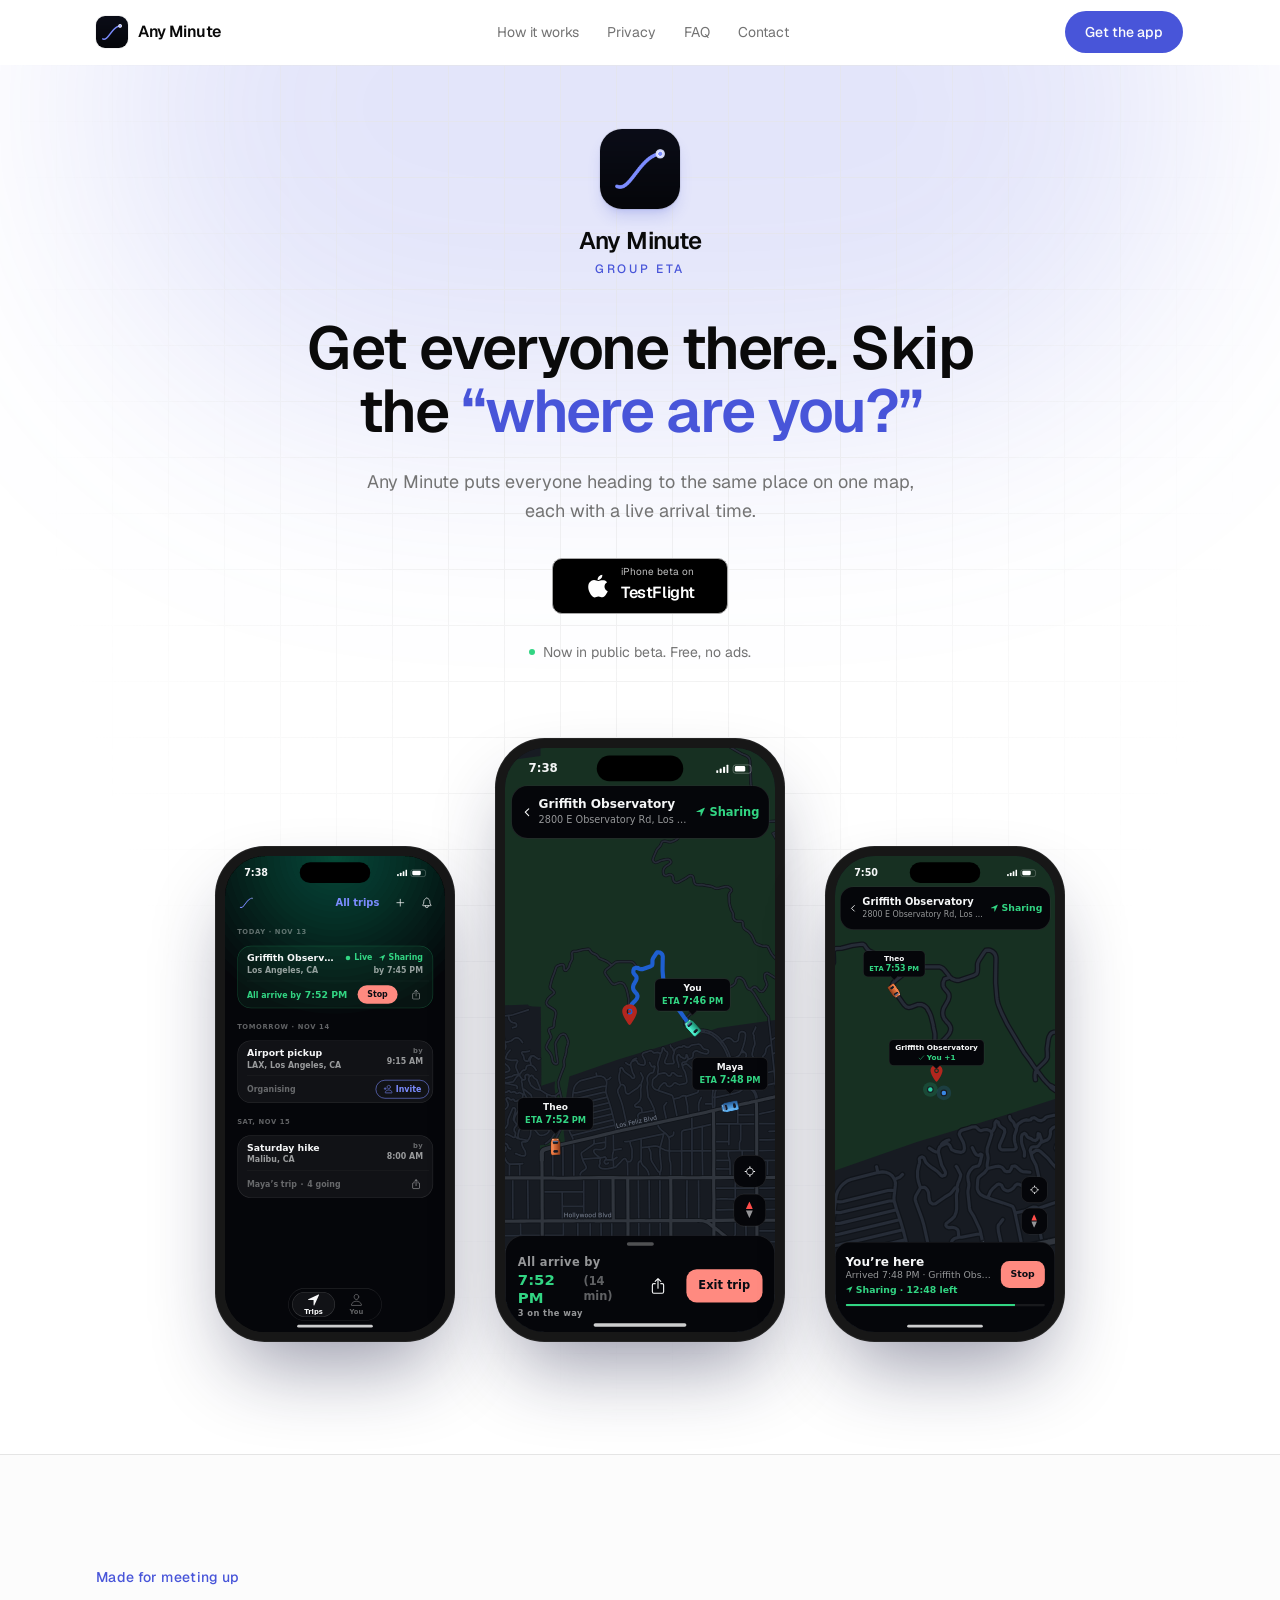
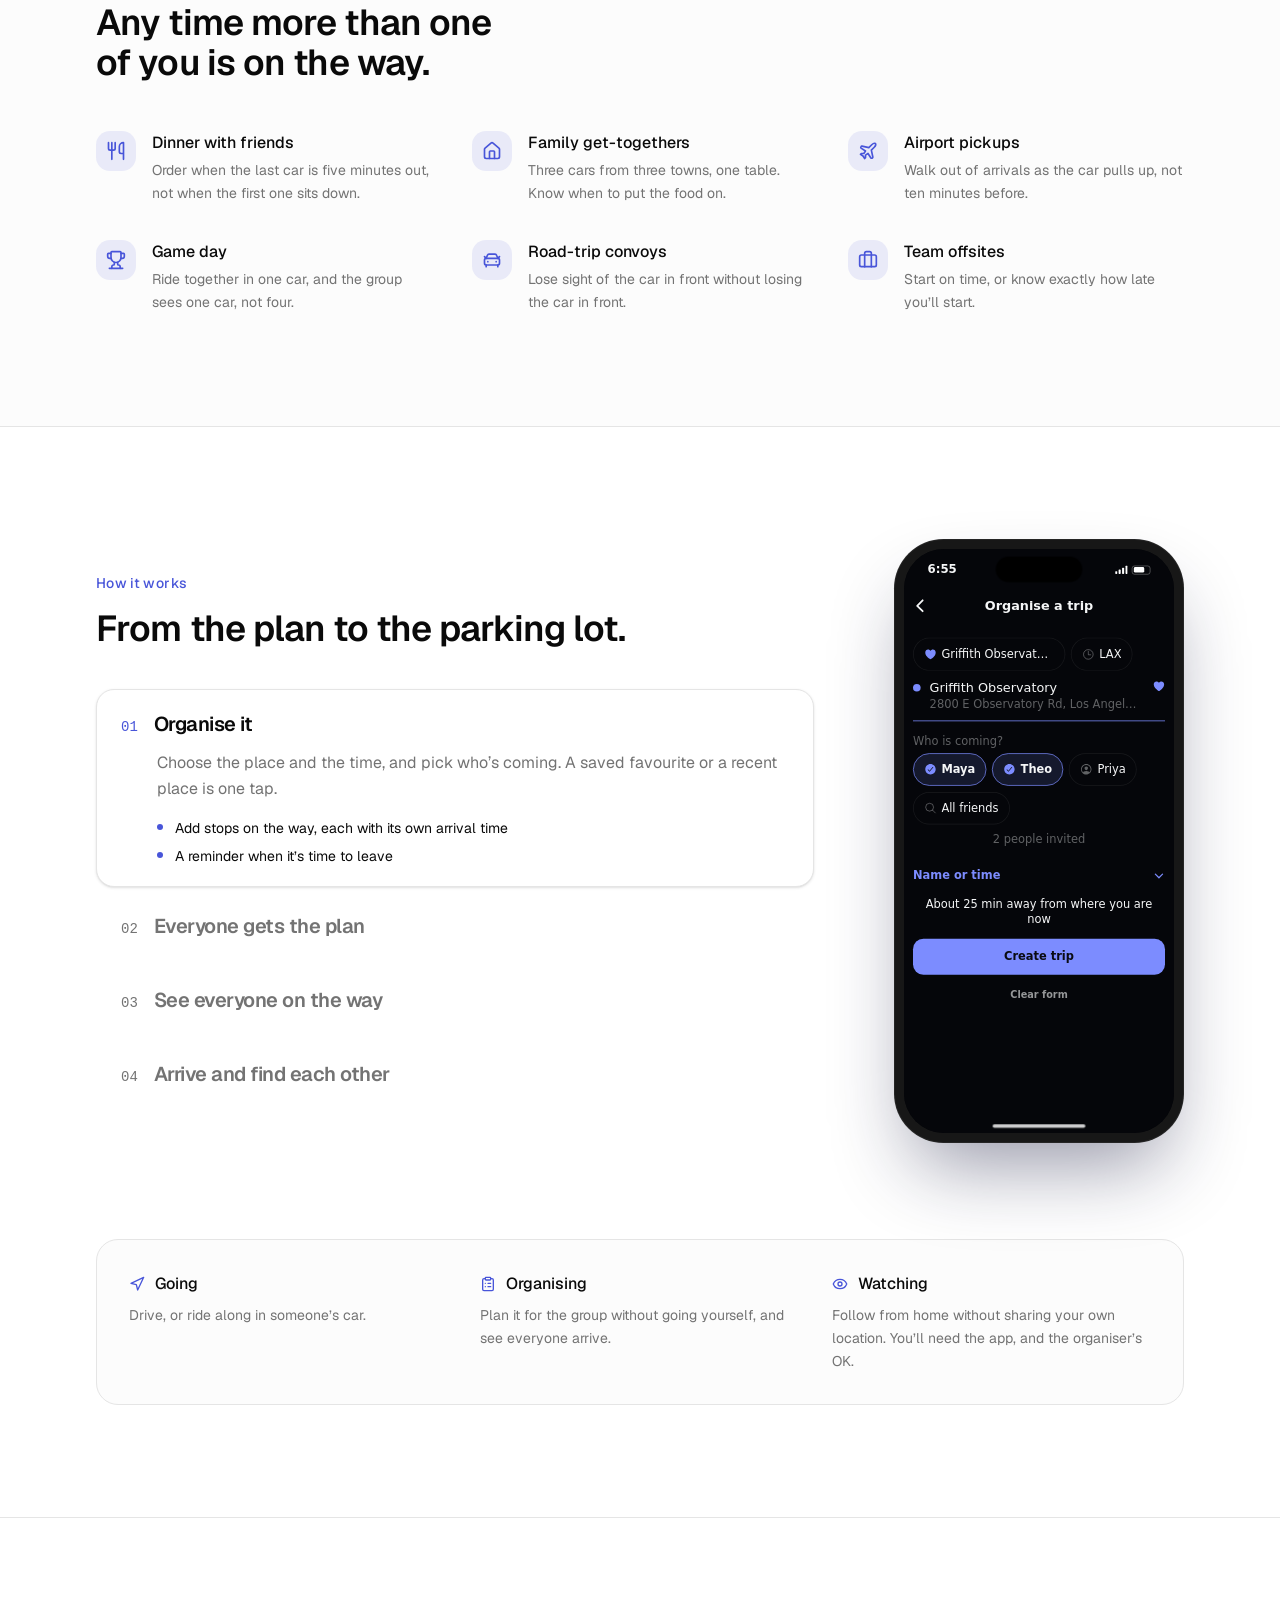
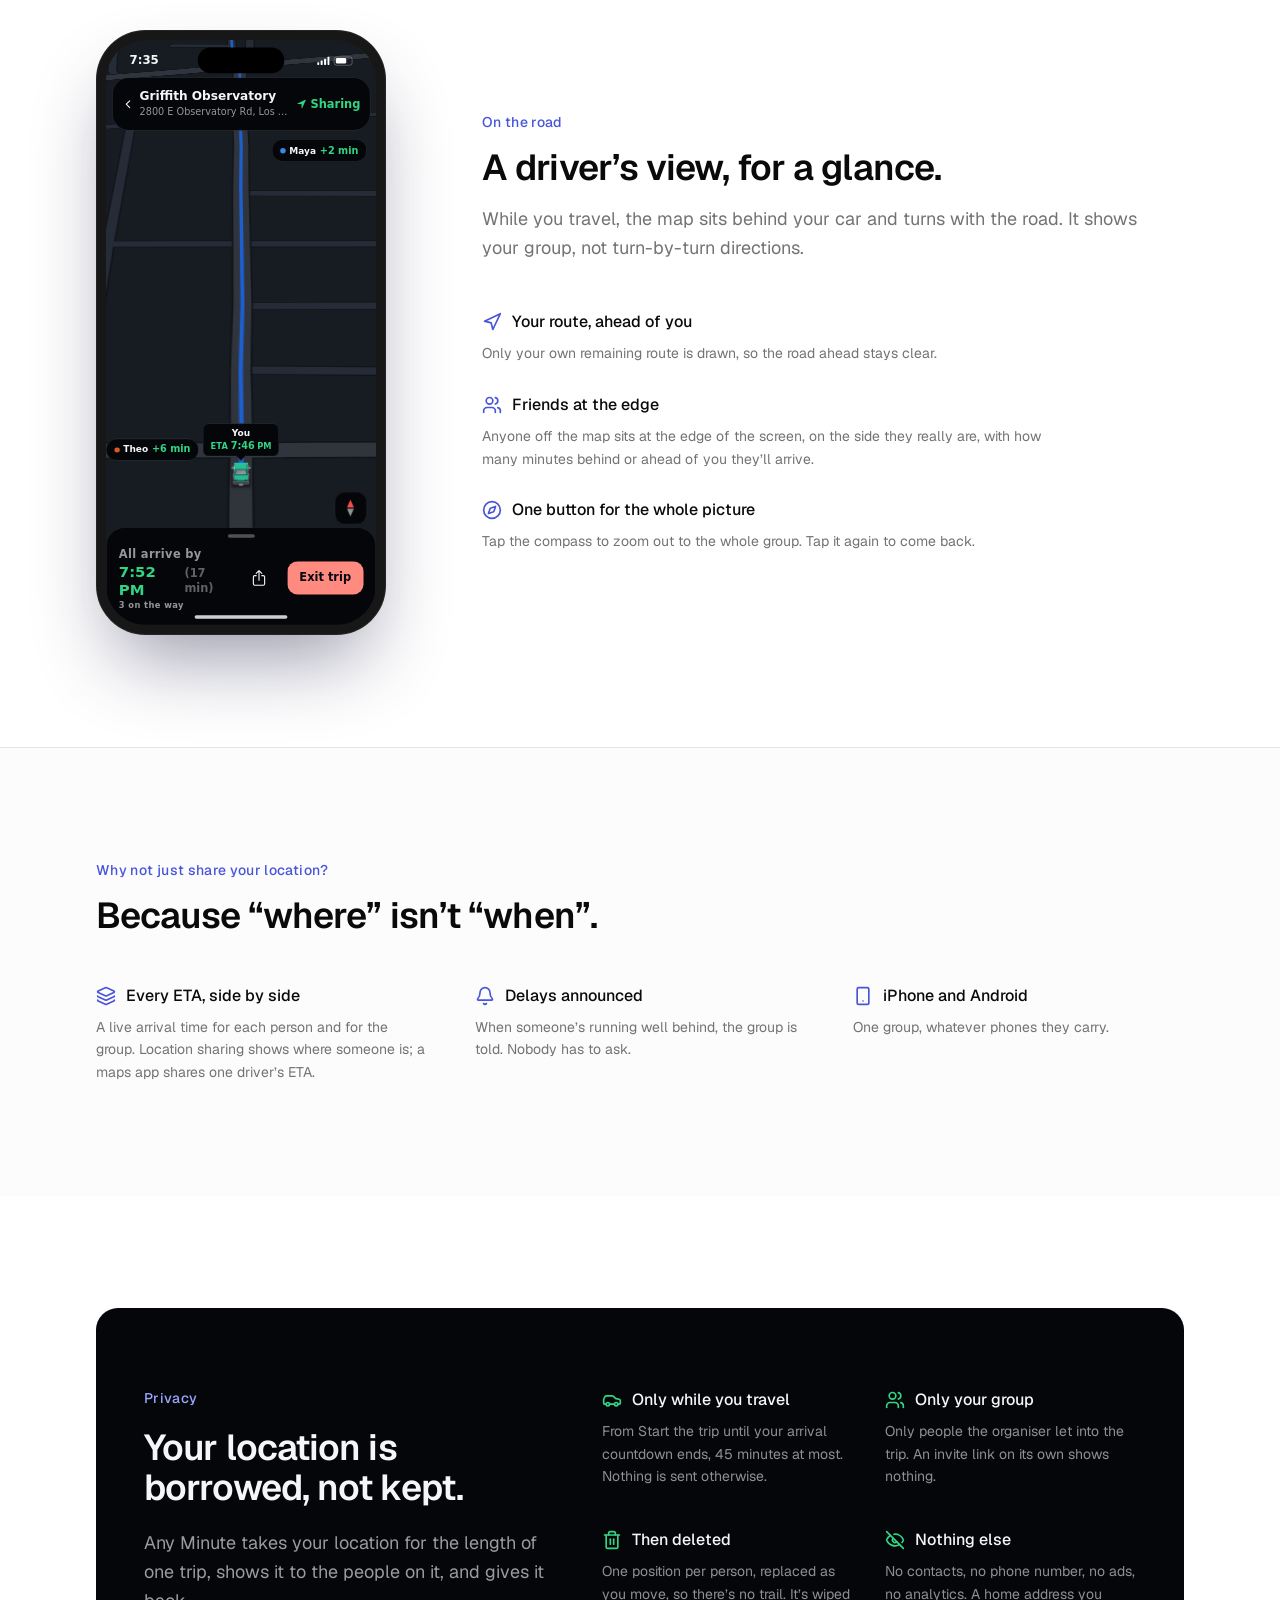
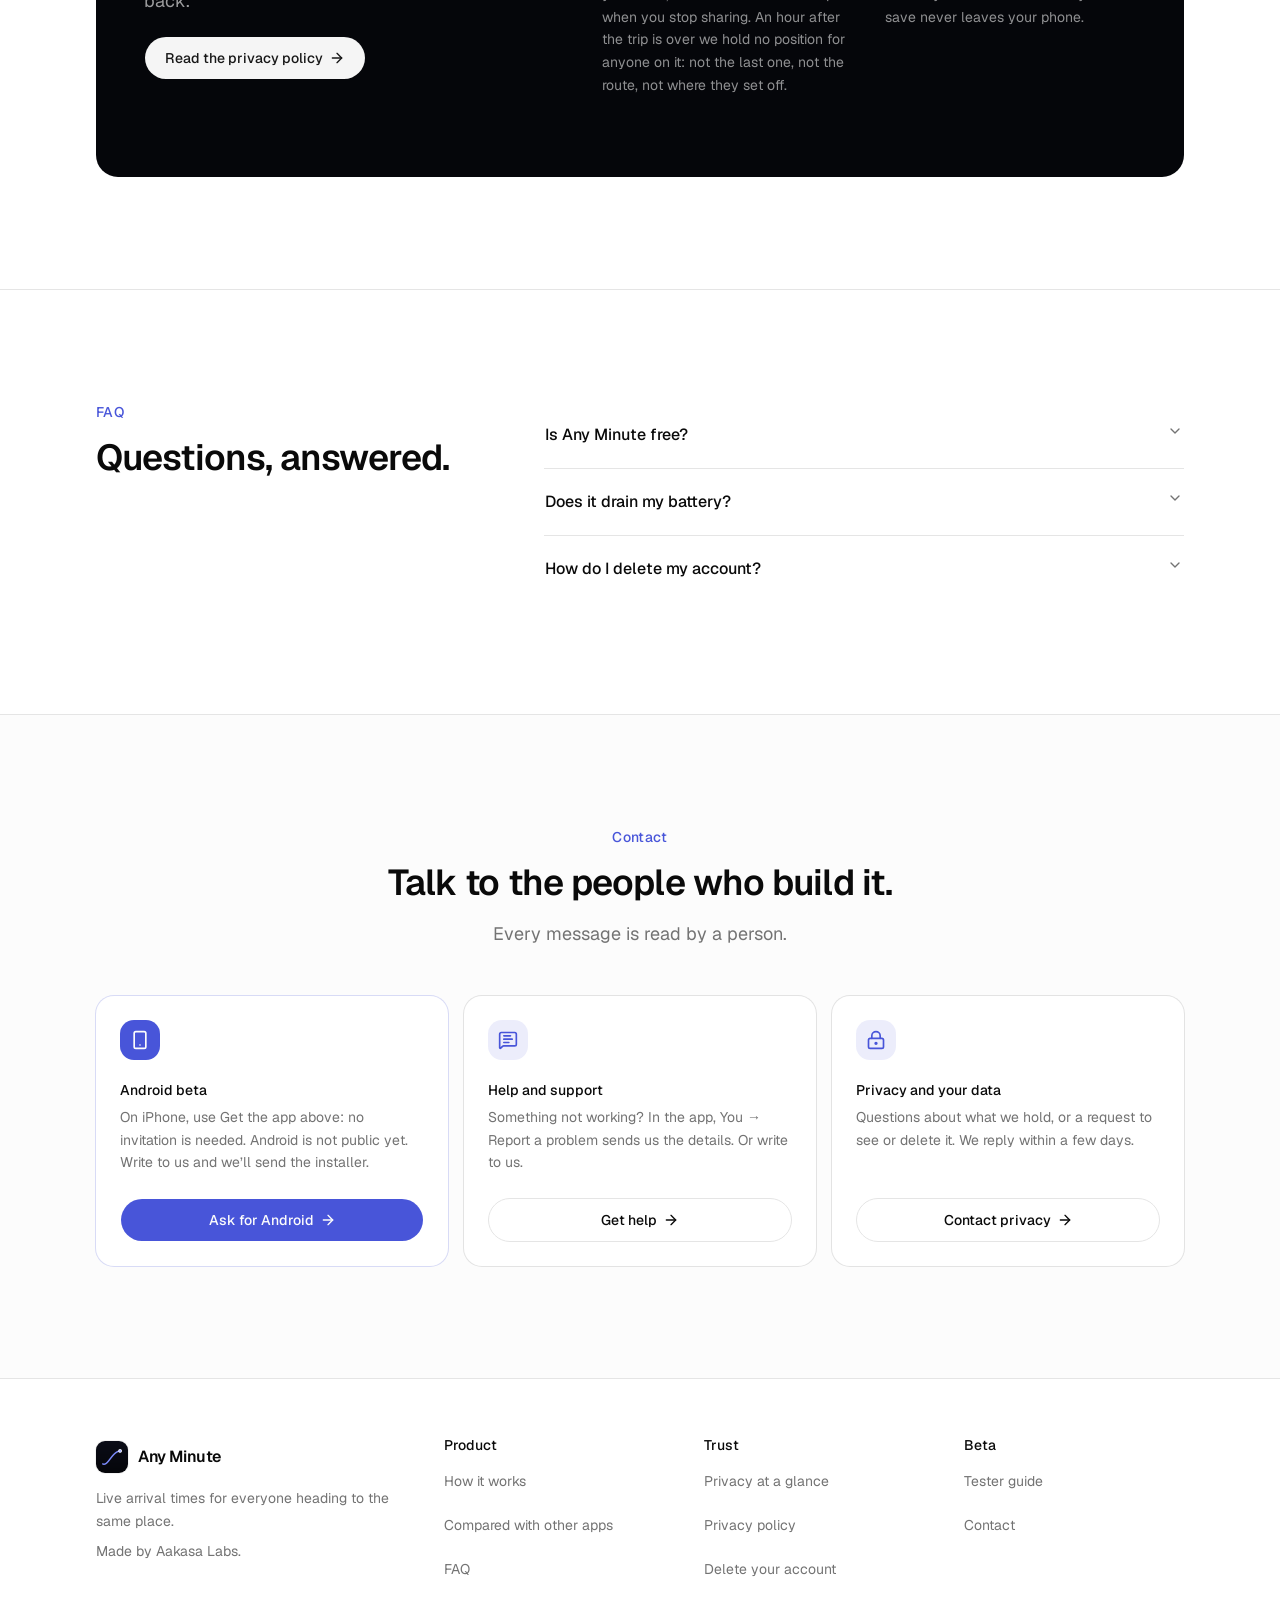
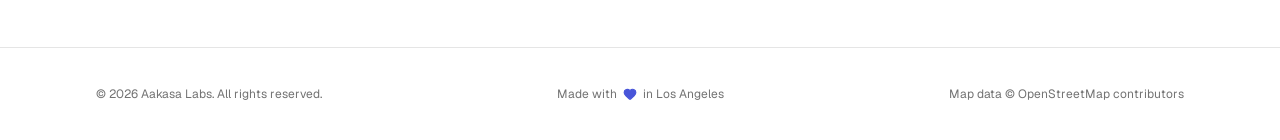
<file: index.html>
<!doctype html>
<html lang="en">
  <head>
    <meta charset="UTF-8" />
    <meta name="viewport" content="width=device-width, initial-scale=1.0" />
    <title>Any Minute: Group ETA, live arrival times for everyone</title>
    <meta name="description" content="Everyone heading to the same place on one map, each with a live arrival time. No more “where are you?” texts. Shared only for the trip, deleted after." />
    <link rel="canonical" href="https://anyminute.app/" />
    <meta property="og:site_name" content="Any Minute" />
    <meta property="og:type" content="website" />
    <meta property="og:title" content="Any Minute: Group ETA, live arrival times for everyone" />
    <meta property="og:description" content="Everyone heading to the same place on one map, each with a live arrival time. No more “where are you?” texts. Shared only for the trip, deleted after." />
    <meta property="og:url" content="https://anyminute.app/" />
    <meta property="og:image" content="https://anyminute.app/img/og/home.jpg" />
    <meta property="og:image:type" content="image/jpeg" />
    <meta property="og:image:width" content="1200" />
    <meta property="og:image:height" content="630" />
    <meta property="og:image:alt" content="Any Minute: everyone’s arrival time on one map" />
    <meta name="twitter:card" content="summary_large_image" />
    <meta name="theme-color" content="#05060a" media="(prefers-color-scheme: dark)" />
    <meta name="theme-color" content="#ffffff" media="(prefers-color-scheme: light)" />
    <link rel="icon" href="/favicon.ico" sizes="32x32" />
    <link rel="icon" type="image/png" sizes="96x96" href="/favicon.png" />
    <link rel="apple-touch-icon" href="/img/icon.png" />
    <script type="application/ld+json">{"@context":"https://schema.org","@type":"MobileApplication","name":"Any Minute","alternateName":"Any Minute: Group ETA","description":"Everyone heading to the same place on one map, each with a live arrival time. No more “where are you?” texts. Shared only for the trip, deleted after.","url":"https://anyminute.app/","image":"https://anyminute.app/img/icon.png","applicationCategory":"TravelApplication","operatingSystem":"iOS, Android","offers":{"@type":"Offer","price":"0","priceCurrency":"USD"},"publisher":{"@type":"Organization","name":"Aakasa Labs","url":"https://anyminute.app/"}}</script>
    <script>
      (function () {
        var m = window.matchMedia('(prefers-color-scheme: dark)');
        var set = function () { document.documentElement.classList.toggle('dark', m.matches); };
        set(); m.addEventListener('change', set);
      })();
    </script>
    <script type="module" crossorigin src="/assets/entry-client-mf2HzN6K.js"></script>
    <link rel="stylesheet" crossorigin href="/assets/entry-client-ClM1xwQC.css">
  </head>
  <body data-page="home">
    <div id="root"><link rel="preload" as="image" href="/img/icon.png"/><link rel="preload" as="image" href="/img/splash-icon.png"/><link rel="preload" as="image" href="/img/griffith-map.svg"/><link rel="preload" as="image" href="/img/car-2.png"/><link rel="preload" as="image" href="/img/car-0.png"/><link rel="preload" as="image" href="/img/car-1.png"/><link rel="preload" as="image" href="/img/griffith-drive.svg"/><link rel="preload" as="image" href="/img/car3d-over.png"/><div class="flex min-h-svh flex-col"><header class="sticky top-0 z-50 transition-colors duration-300 border-b border-transparent"><div class="mx-auto w-full max-w-6xl px-5 sm:px-6 lg:px-8 flex h-16 items-center justify-between"><a href="/" class="flex min-h-11 items-center gap-2.5 font-semibold tracking-tight"><img src="/img/icon.png" alt="" class="size-8 rounded-[9px] ring-1 ring-black/5 dark:ring-white/10"/><span>Any Minute</span></a><nav class="hidden items-center gap-1 md:flex"><a href="/#how" class="group flex h-11 items-center text-sm transition-colors hover:text-foreground text-muted-foreground"><span class="rounded-full px-3 py-1.5">How it works</span></a><a href="/#privacy" class="group flex h-11 items-center text-sm transition-colors hover:text-foreground text-muted-foreground"><span class="rounded-full px-3 py-1.5">Privacy</span></a><a href="/#faq" class="group flex h-11 items-center text-sm transition-colors hover:text-foreground text-muted-foreground"><span class="rounded-full px-3 py-1.5">FAQ</span></a><a href="/#contact" class="group flex h-11 items-center text-sm transition-colors hover:text-foreground text-muted-foreground"><span class="rounded-full px-3 py-1.5">Contact</span></a></nav><div class="flex items-center gap-2"><a href="/#get" data-slot="button" data-variant="default" data-size="default" class="group/button shrink-0 items-center justify-center border border-transparent bg-clip-padding text-sm font-medium whitespace-nowrap transition-all outline-none select-none focus-visible:border-ring focus-visible:ring-3 focus-visible:ring-ring/50 active:not-aria-[haspopup]:translate-y-px disabled:pointer-events-none disabled:opacity-50 aria-invalid:border-destructive aria-invalid:ring-3 aria-invalid:ring-destructive/20 dark:aria-invalid:border-destructive/50 dark:aria-invalid:ring-destructive/40 [&amp;_svg]:pointer-events-none [&amp;_svg]:shrink-0 [&amp;_svg:not([class*=&#x27;size-&#x27;])]:size-4 bg-primary text-primary-foreground hover:bg-primary/80 gap-1.5 has-data-[icon=inline-end]:pr-2 has-data-[icon=inline-start]:pl-2 hidden h-11 rounded-full px-5 sm:inline-flex">Get the app</a><button data-slot="button" data-variant="ghost" data-size="icon" class="group/button inline-flex shrink-0 items-center justify-center rounded-lg border border-transparent bg-clip-padding text-sm font-medium whitespace-nowrap transition-all outline-none select-none focus-visible:border-ring focus-visible:ring-3 focus-visible:ring-ring/50 active:not-aria-[haspopup]:translate-y-px disabled:pointer-events-none disabled:opacity-50 aria-invalid:border-destructive aria-invalid:ring-3 aria-invalid:ring-destructive/20 dark:aria-invalid:border-destructive/50 dark:aria-invalid:ring-destructive/40 [&amp;_svg]:pointer-events-none [&amp;_svg]:shrink-0 hover:bg-muted hover:text-foreground aria-expanded:bg-muted aria-expanded:text-foreground dark:hover:bg-muted/50 -mr-2.5 size-11 md:hidden [&amp;_svg:not([class*=&#x27;size-&#x27;])]:size-5" aria-label="Open menu" aria-expanded="false"><svg xmlns="http://www.w3.org/2000/svg" width="24" height="24" viewBox="0 0 24 24" fill="none" stroke="currentColor" stroke-width="2" stroke-linecap="round" stroke-linejoin="round" class="lucide lucide-menu" aria-hidden="true"><path d="M4 5h16"></path><path d="M4 12h16"></path><path d="M4 19h16"></path></svg></button></div></div></header><main class="flex-1"><section class="relative overflow-hidden"><div class="pointer-events-none absolute inset-0 -z-10"><div class="absolute top-[-20%] left-1/2 h-[640px] w-[1100px] -translate-x-1/2 rounded-full bg-brand/15 blur-[120px]"></div><div class="absolute inset-0 bg-[linear-gradient(to_right,var(--border)_1px,transparent_1px),linear-gradient(to_bottom,var(--border)_1px,transparent_1px)] bg-[size:56px_56px] [mask-image:radial-gradient(ellipse_at_top,black_30%,transparent_70%)] opacity-50"></div></div><div class="mx-auto w-full max-w-6xl px-10 sm:px-6 lg:px-8 flex flex-col items-center pt-10 pb-16 text-center sm:pt-14 sm:pb-20 lg:pt-16 lg:pb-28"><img src="/img/icon.png" alt="" class="size-16 rounded-[18px] shadow-lg ring-1 shadow-brand/20 ring-black/5 sm:size-20 sm:rounded-[22px] dark:ring-white/10"/><p class="mt-4 text-xl font-semibold tracking-tight sm:text-2xl">Any Minute</p><p class="mt-1 text-xs font-medium tracking-[0.22em] text-brand uppercase">Group ETA</p><h1 class="mt-8 max-w-3xl text-[2.5rem] leading-[1.08] font-semibold tracking-tight text-balance sm:mt-10 sm:text-6xl sm:leading-[1.05]">Get everyone there. Skip the <span class="text-brand">“where are you?”</span></h1><p class="mt-5 max-w-xl text-base leading-relaxed text-pretty text-muted-foreground sm:mt-6 sm:text-lg">Any Minute puts everyone heading to the same place on one map, each with a live arrival time.</p><div id="get" class="grid w-full scroll-mt-28 gap-3 max-w-[11rem] mt-8 max-[374px]:-mx-5 max-[374px]:w-[calc(100%+2.5rem)]"><a href="https://testflight.apple.com/join/w2HuhNth" class="flex h-14 items-center justify-center gap-2 rounded-lg border border-[#a6a6a6] bg-black px-2 text-white transition-opacity hover:opacity-85 sm:gap-2.5"><span aria-hidden="true" class="inline-block shrink-0 [&amp;&gt;svg]:block [&amp;&gt;svg]:h-full [&amp;&gt;svg]:w-full [&amp;&gt;svg]:fill-current" style="width:26px;height:26px;color:currentColor"><svg xmlns="http://www.w3.org/2000/svg" viewBox="0 0 512 512" class="ionicon"><path d="M349.13 136.86c-40.32 0-57.36 19.24-85.44 19.24-28.79 0-50.75-19.1-85.69-19.1-34.2 0-70.67 20.88-93.83 56.45-32.52 50.16-27 144.63 25.67 225.11 18.84 28.81 44 61.12 77 61.47h.6c28.68 0 37.2-18.78 76.67-19h.6c38.88 0 46.68 18.89 75.24 18.89h.6c33-.35 59.51-36.15 78.35-64.85 13.56-20.64 18.6-31 29-54.35-76.19-28.92-88.43-136.93-13.08-178.34-23-28.8-55.32-45.48-85.79-45.48Z"/><path d="M340.25 32c-24 1.63-52 16.91-68.4 36.86-14.88 18.08-27.12 44.9-22.32 70.91h1.92c25.56 0 51.72-15.39 67-35.11 14.72-18.77 25.88-45.37 21.8-72.66"/></svg></span><span class="text-left leading-none"><span class="block text-[0.625rem] whitespace-nowrap opacity-75">iPhone beta on</span><span class="mt-1 block text-base font-semibold tracking-tight whitespace-nowrap">TestFlight</span></span></a></div><p class="mt-4 flex min-h-11 flex-wrap items-center justify-center gap-x-2 text-sm text-muted-foreground"><span class="flex items-center gap-2"><span class="size-1.5 rounded-full bg-arrived"></span>Now in public beta. Free, no ads.</span></p><div class="mt-12 flex items-end justify-center gap-10 sm:mt-16"><div data-phone="true" class="relative w-[calc(var(--pw)*1px)] shrink-0 rounded-[3.1rem] max-[374px]:[--pw:260] bg-neutral-900 p-[10px] shadow-[0_40px_80px_-20px_rgba(20,22,60,0.45),0_0_0_1px_rgba(255,255,255,0.06)_inset] dark:bg-neutral-800 hidden [--pw:240] lg:block"><div class="relative w-full overflow-hidden rounded-[2.5rem]" style="aspect-ratio:390/844;background:#05060a"><div class="absolute inset-0"><div class="absolute top-0 left-0 origin-top-left text-left" style="width:390px;height:844px;transform:scale(calc((var(--pw) - 20) / 390));font-family:-apple-system, BlinkMacSystemFont, &quot;SF Pro Text&quot;, system-ui, sans-serif;-webkit-font-smoothing:antialiased;color:#f5f6f7"><div class="absolute inset-0" style="background:#05060a"><div class="absolute rounded-full" style="width:560px;height:560px;left:-85px;top:-280px;background:rgba(50,213,131,0.0127)"></div><div class="absolute rounded-full" style="width:533.1700754130943px;height:533.1700754130943px;left:-71.58503770654715px;top:-266.58503770654715px;background:rgba(50,213,131,0.0127)"></div><div class="absolute rounded-full" style="width:506.68576640904985px;height:506.68576640904985px;left:-58.342883204524924px;top:-253.34288320452492px;background:rgba(50,213,131,0.0127)"></div><div class="absolute rounded-full" style="width:480.5556596126546px;height:480.5556596126546px;left:-45.277829806327304px;top:-240.2778298063273px;background:rgba(50,213,131,0.0127)"></div><div class="absolute rounded-full" style="width:454.78890487365817px;height:454.78890487365817px;left:-32.394452436829084px;top:-227.39445243682908px;background:rgba(50,213,131,0.0127)"></div><div class="absolute rounded-full" style="width:429.39527707784885px;height:429.39527707784885px;left:-19.697638538924423px;top:-214.69763853892442px;background:rgba(50,213,131,0.0127)"></div><div class="absolute rounded-full" style="width:404.38524770858857px;height:404.38524770858857px;left:-7.192623854294283px;top:-202.19262385429428px;background:rgba(50,213,131,0.0127)"></div><div class="absolute rounded-full" style="width:379.7700682076263px;height:379.7700682076263px;left:5.114965896186845px;top:-189.88503410381315px;background:rgba(50,213,131,0.0127)"></div><div class="absolute rounded-full" style="width:355.5618677321036px;height:355.5618677321036px;left:17.21906613394819px;top:-177.7809338660518px;background:rgba(50,213,131,0.0127)"></div><div class="absolute rounded-full" style="width:331.7737686339877px;height:331.7737686339877px;left:29.113115683006157px;top:-165.88688431699384px;background:rgba(50,213,131,0.0127)"></div><div class="absolute rounded-full" style="width:308.42002397132285px;height:308.42002397132285px;left:40.789988014338576px;top:-154.21001198566142px;background:rgba(50,213,131,0.0127)"></div><div class="absolute rounded-full" style="width:285.5161827049643px;height:285.5161827049643px;left:52.241908647517846px;top:-142.75809135248215px;background:rgba(50,213,131,0.0127)"></div><div class="absolute rounded-full" style="width:263.07929010147234px;height:263.07929010147234px;left:63.46035494926383px;top:-131.53964505073617px;background:rgba(50,213,131,0.0127)"></div><div class="absolute rounded-full" style="width:241.12813350116426px;height:241.12813350116426px;left:74.43593324941787px;top:-120.56406675058213px;background:rgba(50,213,131,0.0127)"></div><div class="absolute rounded-full" style="width:219.6835474110902px;height:219.6835474110902px;left:85.1582262944549px;top:-109.8417737055451px;background:rgba(50,213,131,0.0127)"></div><div class="absolute rounded-full" style="width:198.76879747758406px;height:198.76879747758406px;left:95.61560126120797px;top:-99.38439873879203px;background:rgba(50,213,131,0.0127)"></div><div class="absolute rounded-full" style="width:178.41007133187514px;height:178.41007133187514px;left:105.79496433406243px;top:-89.20503566593757px;background:rgba(50,213,131,0.0127)"></div><div class="absolute rounded-full" style="width:158.63711738809855px;height:158.63711738809855px;left:115.68144130595073px;top:-79.31855869404927px;background:rgba(50,213,131,0.0127)"></div><div class="absolute rounded-full" style="width:139.48409362053815px;height:139.48409362053815px;left:125.25795318973093px;top:-69.74204681026907px;background:rgba(50,213,131,0.0127)"></div><div class="absolute rounded-full" style="width:120.99072314041729px;height:120.99072314041729px;left:134.50463842979136px;top:-60.495361570208644px;background:rgba(50,213,131,0.0127)"></div><div class="absolute rounded-full" style="width:103.20391374979063px;height:103.20391374979063px;left:143.3980431251047px;top:-51.601956874895315px;background:rgba(50,213,131,0.0127)"></div><div class="absolute rounded-full" style="width:86.18010893414413px;height:86.18010893414413px;left:151.90994553292794px;top:-43.090054467072065px;background:rgba(50,213,131,0.0127)"></div><div class="absolute rounded-full" style="width:69.98885243580709px;height:69.98885243580709px;left:160.00557378209646px;top:-34.994426217903545px;background:rgba(50,213,131,0.0127)"></div><div class="absolute rounded-full" style="width:54.71850088210794px;height:54.71850088210794px;left:167.64074955894603px;top:-27.35925044105397px;background:rgba(50,213,131,0.0127)"></div><div class="absolute rounded-full" style="width:40.48607478439679px;height:40.48607478439679px;left:174.7569626078016px;top:-20.243037392198396px;background:rgba(50,213,131,0.0127)"></div><div class="absolute rounded-full" style="width:27.45607032558824px;height:27.45607032558824px;left:181.27196483720587px;top:-13.72803516279412px;background:rgba(50,213,131,0.0127)"></div><div class="absolute rounded-full" style="width:15.882365231048155px;height:15.882365231048155px;left:187.05881738447593px;top:-7.9411826155240774px;background:rgba(50,213,131,0.0127)"></div><div class="absolute rounded-full" style="width:6.230525598634318px;height:6.230525598634318px;left:191.88473720068285px;top:-3.115262799317159px;background:rgba(50,213,131,0.0127)"></div><div class="absolute inset-x-0 flex items-center justify-between" style="top:54px;height:56.5px;padding-left:21.5px;padding-right:8.5px"><img src="/img/splash-icon.png" alt="" style="width:32.5px;height:32.5px"/><div class="flex items-center"><span style="font-size:17.5px;line-height:23px;font-weight:600;letter-spacing:0;color:#7c8cff;padding:0 13px 0 4.5px">All trips</span><span class="flex items-center justify-center" style="width:47.5px;height:47.5px"><span aria-hidden="true" class="inline-block shrink-0 [&amp;&gt;svg]:block [&amp;&gt;svg]:h-full [&amp;&gt;svg]:w-full [&amp;&gt;svg]:fill-current" style="width:21.5px;height:21.5px;color:#f5f6f7"><svg xmlns="http://www.w3.org/2000/svg" viewBox="0 0 512 512" class="ionicon"><path d="M256 112v288M400 256H112" fill="none" stroke="currentColor" stroke-linecap="round" stroke-linejoin="round" stroke-width="32px"/></svg></span></span><span class="relative flex items-center justify-center" style="width:47.5px;height:47.5px"><span aria-hidden="true" class="inline-block shrink-0 [&amp;&gt;svg]:block [&amp;&gt;svg]:h-full [&amp;&gt;svg]:w-full [&amp;&gt;svg]:fill-current" style="width:21.5px;height:21.5px;color:#f5f6f7"><svg xmlns="http://www.w3.org/2000/svg" viewBox="0 0 512 512" class="ionicon"><path d="M427.68 351.43C402 320 383.87 304 383.87 217.35 383.87 138 343.35 109.73 310 96c-4.43-1.82-8.6-6-9.95-10.55C294.2 65.54 277.8 48 256 48s-38.21 17.55-44 37.47c-1.35 4.6-5.52 8.71-9.95 10.53-33.39 13.75-73.87 41.92-73.87 121.35C128.13 304 110 320 84.32 351.43 73.68 364.45 83 384 101.61 384h308.88c18.51 0 27.77-19.61 17.19-32.57M320 384v16a64 64 0 0 1-128 0v-16" fill="none" stroke="currentColor" stroke-linecap="round" stroke-linejoin="round" stroke-width="32px"/></svg></span></span></div></div><div class="absolute inset-x-0" style="top:128px;padding:0 21.5px;display:grid;grid-template-columns:minmax(0, 1fr);gap:8.5px"><div style="font-size:12px;line-height:14px;font-weight:700;letter-spacing:1.1px;color:rgba(245,246,247,0.38);text-transform:uppercase;margin-top:0;margin-bottom:8.5px">Today · Nov 13</div><div style="background:rgba(50,213,131,0.07);border:1px solid rgba(50,213,131,0.28);border-radius:24px;padding:11px 16.5px 0"><div class="flex items-start" style="gap:13px"><div class="min-w-0 flex-1"><div class="truncate" style="font-size:16.5px;line-height:21.5px;font-weight:600;letter-spacing:0;color:#f5f6f7">Griffith Observatory</div><div style="font-size:14px;line-height:19.5px;font-weight:600;letter-spacing:0;color:rgba(245,246,247,0.60)">Los Angeles, CA</div></div><div class="flex flex-col items-end" style="gap:2px"><div class="flex items-center" style="gap:11px"><span class="flex items-center" style="gap:6.5px"><span class="rounded-full" style="width:8.5px;height:8.5px;background:#32d583"></span><span style="font-size:14px;line-height:19.5px;font-weight:700;letter-spacing:0;color:#32d583">Live</span></span><span class="flex items-center" style="gap:4.5px"><span aria-hidden="true" class="inline-block shrink-0 [&amp;&gt;svg]:block [&amp;&gt;svg]:h-full [&amp;&gt;svg]:w-full [&amp;&gt;svg]:fill-current" style="width:13px;height:13px;color:#32d583"><svg xmlns="http://www.w3.org/2000/svg" viewBox="0 0 512 512" class="ionicon"><path d="M272 464a16 16 0 0 1-16-16.42V264.13a8 8 0 0 0-8-8H64.41a16.31 16.31 0 0 1-15.49-10.65 16 16 0 0 1 8.41-19.87l384-176.15a16 16 0 0 1 21.22 21.19l-176 384A16 16 0 0 1 272 464"/></svg></span><span style="font-size:14px;line-height:19.5px;font-weight:700;letter-spacing:0;color:#32d583">Sharing</span></span></div><span style="font-size:14px;line-height:19.5px;font-weight:600;letter-spacing:0;color:rgba(245,246,247,0.60);font-variant-numeric:tabular-nums">by <!-- -->7:45 PM</span></div></div><div class="flex items-center" style="gap:8.5px;margin-top:8.5px;margin-right:-11px;border-top:1px solid rgba(255,255,255,0.06)"><div class="flex min-w-0 flex-1 items-baseline" style="gap:6.5px"><span style="font-size:14px;line-height:19.5px;font-weight:700;letter-spacing:0;color:#32d583">All arrive by</span><span style="font-size:16.5px;line-height:21.5px;font-weight:700;letter-spacing:0;color:#32d583;font-variant-numeric:tabular-nums">7:52 PM</span></div><span class="flex items-center justify-center" style="height:47.5px"><span class="inline-flex items-center" style="height:32.5px;padding:0 17.5px;gap:5.5px;border-radius:30.5px;background:#ff8a80;border:0;font-size:14px;line-height:19.5px;font-weight:700;letter-spacing:0;color:#0a0b12">Stop</span></span><span class="flex items-center justify-center" style="width:47.5px;height:47.5px"><span aria-hidden="true" class="inline-block shrink-0 [&amp;&gt;svg]:block [&amp;&gt;svg]:h-full [&amp;&gt;svg]:w-full [&amp;&gt;svg]:fill-current" style="width:19.5px;height:19.5px;color:rgba(245,246,247,0.60)"><svg xmlns="http://www.w3.org/2000/svg" viewBox="0 0 512 512" class="ionicon"><path d="M336 192h40a40 40 0 0 1 40 40v192a40 40 0 0 1-40 40H136a40 40 0 0 1-40-40V232a40 40 0 0 1 40-40h40M336 128l-80-80-80 80M256 321V48" fill="none" stroke="currentColor" stroke-linecap="round" stroke-linejoin="round" stroke-width="32px"/></svg></span></span></div></div><div style="font-size:12px;line-height:14px;font-weight:700;letter-spacing:1.1px;color:rgba(245,246,247,0.38);text-transform:uppercase;margin-top:17.5px;margin-bottom:8.5px">Tomorrow · Nov 14</div><div style="background:rgba(255,255,255,0.05);border:1px solid rgba(255,255,255,0.11);border-radius:24px;padding:11px 16.5px 0"><div class="flex items-start" style="gap:13px"><div class="min-w-0 flex-1"><div class="truncate" style="font-size:16.5px;line-height:21.5px;font-weight:600;letter-spacing:0;color:#f5f6f7">Airport pickup</div><div style="font-size:14px;line-height:19.5px;font-weight:600;letter-spacing:0;color:rgba(245,246,247,0.60)">LAX, Los Angeles, CA</div></div><div class="flex flex-col items-end" style="gap:2px"><span style="font-size:12px;line-height:14px;font-weight:600;letter-spacing:0.6px;color:rgba(245,246,247,0.38)">by</span><span style="font-size:14px;line-height:19.5px;font-weight:600;letter-spacing:0;color:rgba(245,246,247,0.60);font-variant-numeric:tabular-nums">9:15 AM</span></div></div><div class="flex items-center" style="gap:8.5px;margin-top:8.5px;margin-right:-11px;border-top:1px solid rgba(255,255,255,0.06)"><div class="flex min-w-0 flex-1 items-baseline" style="gap:6.5px"><span style="font-size:14px;line-height:19.5px;font-weight:600;letter-spacing:0;color:rgba(245,246,247,0.38)">Organising</span></div><span class="flex items-center justify-center" style="height:47.5px"><span class="inline-flex items-center" style="height:32.5px;padding:0 13px;gap:5.5px;border-radius:30.5px;background:transparent;border:1px solid #7c8cff;font-size:14px;line-height:19.5px;font-weight:700;letter-spacing:0;color:#7c8cff"><span aria-hidden="true" class="inline-block shrink-0 [&amp;&gt;svg]:block [&amp;&gt;svg]:h-full [&amp;&gt;svg]:w-full [&amp;&gt;svg]:fill-current" style="width:16.5px;height:16.5px;color:#7c8cff"><svg xmlns="http://www.w3.org/2000/svg" viewBox="0 0 512 512" class="ionicon"><path d="M376 144c-3.92 52.87-44 96-88 96s-84.15-43.12-88-96c-4-55 35-96 88-96s92 42 88 96" fill="none" stroke="currentColor" stroke-linecap="round" stroke-linejoin="round" stroke-width="32px"/><path d="M288 304c-87 0-175.3 48-191.64 138.6-2 10.92 4.21 21.4 15.65 21.4H464c11.44 0 17.62-10.48 15.65-21.4C463.3 352 375 304 288 304Z" fill="none" stroke="currentColor" stroke-miterlimit="10" stroke-width="32px"/><path d="M88 176v112M144 232H32" fill="none" stroke="currentColor" stroke-linecap="round" stroke-linejoin="round" stroke-width="32px"/></svg></span>Invite</span></span></div></div><div style="font-size:12px;line-height:14px;font-weight:700;letter-spacing:1.1px;color:rgba(245,246,247,0.38);text-transform:uppercase;margin-top:17.5px;margin-bottom:8.5px">Sat, Nov 15</div><div style="background:rgba(255,255,255,0.05);border:1px solid rgba(255,255,255,0.11);border-radius:24px;padding:11px 16.5px 0"><div class="flex items-start" style="gap:13px"><div class="min-w-0 flex-1"><div class="truncate" style="font-size:16.5px;line-height:21.5px;font-weight:600;letter-spacing:0;color:#f5f6f7">Saturday hike</div><div style="font-size:14px;line-height:19.5px;font-weight:600;letter-spacing:0;color:rgba(245,246,247,0.60)">Malibu, CA</div></div><div class="flex flex-col items-end" style="gap:2px"><span style="font-size:12px;line-height:14px;font-weight:600;letter-spacing:0.6px;color:rgba(245,246,247,0.38)">by</span><span style="font-size:14px;line-height:19.5px;font-weight:600;letter-spacing:0;color:rgba(245,246,247,0.60);font-variant-numeric:tabular-nums">8:00 AM</span></div></div><div class="flex items-center" style="gap:8.5px;margin-top:8.5px;margin-right:-11px;border-top:1px solid rgba(255,255,255,0.06)"><div class="flex min-w-0 flex-1 items-baseline" style="gap:6.5px"><span style="font-size:14px;line-height:19.5px;font-weight:600;letter-spacing:0;color:rgba(245,246,247,0.38)">Maya’s trip</span><span style="font-size:14px;line-height:19.5px;font-weight:600;letter-spacing:0;color:rgba(245,246,247,0.38)">·</span><span style="font-size:14px;line-height:19.5px;font-weight:600;letter-spacing:0;color:rgba(245,246,247,0.38)">4 going</span></div><span class="flex items-center justify-center" style="width:47.5px;height:47.5px"><span aria-hidden="true" class="inline-block shrink-0 [&amp;&gt;svg]:block [&amp;&gt;svg]:h-full [&amp;&gt;svg]:w-full [&amp;&gt;svg]:fill-current" style="width:19.5px;height:19.5px;color:rgba(245,246,247,0.60)"><svg xmlns="http://www.w3.org/2000/svg" viewBox="0 0 512 512" class="ionicon"><path d="M336 192h40a40 40 0 0 1 40 40v192a40 40 0 0 1-40 40H136a40 40 0 0 1-40-40V232a40 40 0 0 1 40-40h40M336 128l-80-80-80 80M256 321V48" fill="none" stroke="currentColor" stroke-linecap="round" stroke-linejoin="round" stroke-width="32px"/></svg></span></span></div></div></div><div class="absolute inset-x-0 flex justify-center" style="bottom:20px"><div class="relative flex" style="padding:6px;border-radius:999px;background:#05060a;border:1px solid rgba(255,255,255,0.11)"><div class="absolute" style="left:6px;top:6px;width:76px;height:44px;border-radius:22px;background:rgba(255,255,255,0.05);border:1px solid rgba(255,255,255,0.17)"></div><div class="relative flex flex-col items-center justify-center" style="width:76px;height:44px"><span aria-hidden="true" class="inline-block shrink-0 [&amp;&gt;svg]:block [&amp;&gt;svg]:h-full [&amp;&gt;svg]:w-full [&amp;&gt;svg]:fill-current" style="width:24px;height:24px;color:#f5f6f7"><svg xmlns="http://www.w3.org/2000/svg" viewBox="0 0 512 512" class="ionicon"><path d="M272 464a16 16 0 0 1-16-16.42V264.13a8 8 0 0 0-8-8H64.41a16.31 16.31 0 0 1-15.49-10.65 16 16 0 0 1 8.41-19.87l384-176.15a16 16 0 0 1 21.22 21.19l-176 384A16 16 0 0 1 272 464"/></svg></span><span style="font-size:12px;line-height:16px;font-weight:700;margin-top:1px;color:#f5f6f7">Trips</span></div><div class="relative flex flex-col items-center justify-center" style="width:76px;height:44px"><span aria-hidden="true" class="inline-block shrink-0 [&amp;&gt;svg]:block [&amp;&gt;svg]:h-full [&amp;&gt;svg]:w-full [&amp;&gt;svg]:fill-current" style="width:24px;height:24px;color:rgba(245,246,247,0.38)"><svg xmlns="http://www.w3.org/2000/svg" viewBox="0 0 512 512" class="ionicon"><path d="M344 144c-3.92 52.87-44 96-88 96s-84.15-43.12-88-96c-4-55 35-96 88-96s92 42 88 96" fill="none" stroke="currentColor" stroke-linecap="round" stroke-linejoin="round" stroke-width="32px"/><path d="M256 304c-87 0-175.3 48-191.64 138.6C62.39 453.52 68.57 464 80 464h352c11.44 0 17.62-10.48 15.65-21.4C431.3 352 343 304 256 304Z" fill="none" stroke="currentColor" stroke-miterlimit="10" stroke-width="32px"/></svg></span><span style="font-size:12px;line-height:16px;font-weight:700;margin-top:1px;color:rgba(245,246,247,0.38)">You</span></div></div></div><div class="absolute inset-x-0 top-0 flex h-[54px] items-center justify-between px-[34px] pt-[6px] text-[17px] font-semibold"><span style="font-variant-numeric:tabular-nums">7:38</span><span class="flex items-center gap-[6px]"><svg width="18" height="12" viewBox="0 0 18 12" fill="white"><rect x="0" y="8" width="3" height="4" rx="1"></rect><rect x="5" y="5.5" width="3" height="6.5" rx="1"></rect><rect x="10" y="3" width="3" height="9" rx="1"></rect><rect x="15" y="0" width="3" height="12" rx="1"></rect></svg><span class="relative h-[13px] w-[27px] rounded-[4px] border border-white/40 p-[1.5px]"><span class="block h-full w-[72%] rounded-[2px] bg-white"></span></span></span></div></div><div class="absolute top-[11px] left-1/2 h-[37px] w-[125px] -translate-x-1/2 rounded-full bg-black"></div><div class="absolute bottom-[8px] left-1/2 h-[5px] w-[134px] -translate-x-1/2 rounded-full bg-white/80"></div></div></div></div></div><div data-phone="true" class="relative w-[calc(var(--pw)*1px)] shrink-0 rounded-[3.1rem] [--pw:290] max-[374px]:[--pw:260] bg-neutral-900 p-[10px] shadow-[0_40px_80px_-20px_rgba(20,22,60,0.45),0_0_0_1px_rgba(255,255,255,0.06)_inset] dark:bg-neutral-800"><div class="relative w-full overflow-hidden rounded-[2.5rem]" style="aspect-ratio:390/844;background:#05060a"><div class="absolute inset-0"><div class="absolute top-0 left-0 origin-top-left text-left" style="width:390px;height:844px;transform:scale(calc((var(--pw) - 20) / 390));font-family:-apple-system, BlinkMacSystemFont, &quot;SF Pro Text&quot;, system-ui, sans-serif;-webkit-font-smoothing:antialiased;color:#f5f6f7"><img src="/img/griffith-map.svg" alt="" class="absolute inset-0 h-full w-full max-w-none" style="background:#171b22;transform:scale(1);transform-origin:180px 402px"/><svg viewBox="0 0 390 844" class="absolute inset-0 h-full w-full" aria-hidden="true"><path d="M270.8 403.8L268.9 402L266.2 399.1L260.5 391.5L258.5 388.8L257.2 386.9L255.4 384.2L250.7 377.9L237.1 355.1L232.6 346L230.1 339.9L229.3 337.5L228.9 335.4L228.6 333.6L227.6 321.7L227.6 318.7L227.8 306.9L227.9 303.9L227.9 301.3L227.7 300L227.2 298.6L226.5 297.5L225.2 296.3L223.2 295.3L221.7 295.1L219.6 295.3L218.3 297L214 303.6L213.1 305.9L213 307.4L213 310.6L212.8 312.9L212.2 314.2L209.8 315.6L199.3 319.1L198.1 319.5L196.6 319.5L194.9 319.2L192.4 318.2L191.4 317.4L189.5 317.4L186.5 318.4L185.5 320.9L185.3 323.9L186.2 325.8L188.7 328.7L189.9 330.6L190.1 332.8L189.4 335.4L187.1 339.6L186 341.4L185.4 343L185 345L185 346.4L185.2 347.9L185.7 349.6L187.5 351.9L188.2 352.9L189.9 354.6L190.7 355.8L191.4 358.1L191.3 359.5L190.6 361.6L189.8 362.9L186.9 366.3L184.7 368.4L183.2 370.1L182.2 371.8L181.5 373.7L181.3 377.7L181.4 379.3L181.9 382L181.9 383.4L181.6 384.6L180.4 385.5L179.9 385.5" fill="none" stroke="#1e5fd0" stroke-width="6" stroke-linecap="round" stroke-linejoin="round"></path></svg><div class="absolute" style="left:163px;top:368px"><span aria-hidden="true" class="inline-block shrink-0 [&amp;&gt;svg]:block [&amp;&gt;svg]:h-full [&amp;&gt;svg]:w-full [&amp;&gt;svg]:fill-current" style="width:34px;height:34px;color:#b3261e"><svg xmlns="http://www.w3.org/2000/svg" viewBox="0 0 512 512" class="ionicon"><circle cx="256" cy="192" r="32"/><path d="M256 32c-88.22 0-160 68.65-160 153 0 40.17 18.31 93.59 54.42 158.78 29 52.34 62.55 99.67 80 123.22a31.75 31.75 0 0 0 51.22 0c17.42-23.55 51-70.88 80-123.22C397.69 278.61 416 225.19 416 185c0-84.35-71.78-153-160-153m0 224a64 64 0 1 1 64-64 64.07 64.07 0 0 1-64 64"/></svg></span></div><img src="/img/car-2.png" alt="" class="absolute" style="left:256px;top:389px;width:30px;height:30px;rotate:318deg"/><div class="absolute" style="left:271px;top:404px;transform:translate(-50%, calc(-100% - 24px))"><div class="relative flex flex-col items-center" style="background:#05060a;border:1px solid rgba(255,255,255,0.11);border-radius:8.5px;padding:5.5px 10px"><div style="font-size:13px;line-height:16.5px;font-weight:700;letter-spacing:0;color:#f5f6f7;white-space:nowrap">You</div><div class="flex items-baseline" style="gap:3.5px;margin-top:1px"><span style="font-size:12px;line-height:15px;font-weight:700;color:#32d583;letter-spacing:0.3px">ETA</span><span style="font-size:14px;line-height:16.5px;font-weight:700;color:#32d583;font-variant-numeric:tabular-nums">7:46</span><span style="font-size:12px;line-height:15px;font-weight:700;color:#32d583">PM</span></div><div class="absolute left-1/2 size-[10px] -translate-x-1/2 rotate-45" style="bottom:-5px;background:#05060a;border-right:1px solid rgba(255,255,255,0.11);border-bottom:1px solid rgba(255,255,255,0.11)"></div></div></div><img src="/img/car-0.png" alt="" class="absolute" style="left:310px;top:503px;width:30px;height:30px;rotate:258deg"/><div class="absolute" style="left:325px;top:518px;transform:translate(-50%, calc(-100% - 24px))"><div class="relative flex flex-col items-center" style="background:#05060a;border:1px solid rgba(255,255,255,0.11);border-radius:8.5px;padding:5.5px 10px"><div style="font-size:13px;line-height:16.5px;font-weight:700;letter-spacing:0;color:#f5f6f7;white-space:nowrap">Maya</div><div class="flex items-baseline" style="gap:3.5px;margin-top:1px"><span style="font-size:12px;line-height:15px;font-weight:700;color:#32d583;letter-spacing:0.3px">ETA</span><span style="font-size:14px;line-height:16.5px;font-weight:700;color:#32d583;font-variant-numeric:tabular-nums">7:48</span><span style="font-size:12px;line-height:15px;font-weight:700;color:#32d583">PM</span></div><div class="absolute left-1/2 size-[10px] -translate-x-1/2 rotate-45" style="bottom:-5px;background:#05060a;border-right:1px solid rgba(255,255,255,0.11);border-bottom:1px solid rgba(255,255,255,0.11)"></div></div></div><img src="/img/car-1.png" alt="" class="absolute" style="left:58px;top:561px;width:30px;height:30px;rotate:358deg"/><div class="absolute" style="left:73px;top:576px;transform:translate(-50%, calc(-100% - 24px))"><div class="relative flex flex-col items-center" style="background:#05060a;border:1px solid rgba(255,255,255,0.11);border-radius:8.5px;padding:5.5px 10px"><div style="font-size:13px;line-height:16.5px;font-weight:700;letter-spacing:0;color:#f5f6f7;white-space:nowrap">Theo</div><div class="flex items-baseline" style="gap:3.5px;margin-top:1px"><span style="font-size:12px;line-height:15px;font-weight:700;color:#32d583;letter-spacing:0.3px">ETA</span><span style="font-size:14px;line-height:16.5px;font-weight:700;color:#32d583;font-variant-numeric:tabular-nums">7:52</span><span style="font-size:12px;line-height:15px;font-weight:700;color:#32d583">PM</span></div><div class="absolute left-1/2 size-[10px] -translate-x-1/2 rotate-45" style="bottom:-5px;background:#05060a;border-right:1px solid rgba(255,255,255,0.11);border-bottom:1px solid rgba(255,255,255,0.11)"></div></div></div><div class="absolute inset-x-0" style="top:54px;padding:0 8.5px"><div class="flex items-center" style="background:#05060a;border:1px solid rgba(255,255,255,0.11);border-radius:24px;padding:15px 13px;gap:8.5px"><span aria-hidden="true" class="inline-block shrink-0 [&amp;&gt;svg]:block [&amp;&gt;svg]:h-full [&amp;&gt;svg]:w-full [&amp;&gt;svg]:fill-current" style="width:17.5px;height:17.5px;color:#f5f6f7"><svg xmlns="http://www.w3.org/2000/svg" viewBox="0 0 512 512" class="ionicon"><path d="M328 112 184 256l144 144" fill="none" stroke="currentColor" stroke-linecap="round" stroke-linejoin="round" stroke-width="48px"/></svg></span><div class="min-w-0 flex-1" style="display:grid;gap:2px"><div class="truncate" style="font-size:17.5px;line-height:23px;font-weight:700;letter-spacing:0;color:#f5f6f7">Griffith Observatory</div><div class="truncate" style="font-size:14px;line-height:19.5px;font-weight:400;letter-spacing:0;color:rgba(245,246,247,0.60)">2800 E Observatory Rd, Los Angeles, CA 90027</div></div><div class="flex items-center" style="gap:5.5px"><span aria-hidden="true" class="inline-block shrink-0 [&amp;&gt;svg]:block [&amp;&gt;svg]:h-full [&amp;&gt;svg]:w-full [&amp;&gt;svg]:fill-current" style="width:15px;height:15px;color:#32d583"><svg xmlns="http://www.w3.org/2000/svg" viewBox="0 0 512 512" class="ionicon"><path d="M272 464a16 16 0 0 1-16-16.42V264.13a8 8 0 0 0-8-8H64.41a16.31 16.31 0 0 1-15.49-10.65 16 16 0 0 1 8.41-19.87l384-176.15a16 16 0 0 1 21.22 21.19l-176 384A16 16 0 0 1 272 464"/></svg></span><span style="font-size:16.5px;line-height:21.5px;font-weight:600;letter-spacing:0;color:#32d583">Sharing</span></div></div></div><div class="absolute flex flex-col" style="right:13px;bottom:153px;gap:8.5px"><div class="flex items-center justify-center" style="width:47.5px;height:47.5px;border-radius:15px;background:#05060a;border:1px solid rgba(255,255,255,0.11)"><span aria-hidden="true" class="inline-block shrink-0 [&amp;&gt;svg]:block [&amp;&gt;svg]:h-full [&amp;&gt;svg]:w-full [&amp;&gt;svg]:fill-current" style="width:17.5px;height:17.5px;color:#f5f6f7"><svg xmlns="http://www.w3.org/2000/svg" viewBox="0 0 512 512" class="ionicon"><path d="M256 96V56M256 456v-40" fill="none" stroke="currentColor" stroke-linecap="round" stroke-linejoin="round" stroke-width="48px"/><path d="M256 112a144 144 0 1 0 144 144 144 144 0 0 0-144-144Z" fill="none" stroke="currentColor" stroke-miterlimit="10" stroke-width="32px"/><path d="M416 256h40M56 256h40" fill="none" stroke="currentColor" stroke-linecap="round" stroke-linejoin="round" stroke-width="48px"/></svg></span></div><div class="flex items-center justify-center" style="width:47.5px;height:47.5px;border-radius:15px;background:#05060a;border:1px solid rgba(255,255,255,0.11)"><svg width="10" height="24" viewBox="0 0 10 24" aria-hidden="true" style="rotate:0deg"><path d="M5 0 L10 11 L0 11Z" fill="#ff4d4a"></path><path d="M0 13 L10 13 L5 24Z" fill="rgba(245,246,247,0.60)"></path></svg></div></div><div class="absolute inset-x-0 top-0 flex h-[54px] items-center justify-between px-[34px] pt-[6px] text-[17px] font-semibold"><span style="font-variant-numeric:tabular-nums">7:38</span><span class="flex items-center gap-[6px]"><svg width="18" height="12" viewBox="0 0 18 12" fill="white"><rect x="0" y="8" width="3" height="4" rx="1"></rect><rect x="5" y="5.5" width="3" height="6.5" rx="1"></rect><rect x="10" y="3" width="3" height="9" rx="1"></rect><rect x="15" y="0" width="3" height="12" rx="1"></rect></svg><span class="relative h-[13px] w-[27px] rounded-[4px] border border-white/40 p-[1.5px]"><span class="block h-full w-[72%] rounded-[2px] bg-white"></span></span></span></div><div class="absolute inset-x-0 bottom-0" style="height:140px;background:#05060a;border-top-left-radius:26px;border-top-right-radius:26px;border:1px solid rgba(255,255,255,0.11);border-bottom:0"><div class="mx-auto rounded-full" style="width:39px;height:5px;background:rgba(255,255,255,0.30);margin-top:8.5px;margin-bottom:11px"></div><div class="flex items-center" style="gap:13px;padding:0 17.5px"><div class="min-w-0 flex-1" style="display:grid;gap:2px"><div style="margin-top:2px;display:grid;gap:1px"><div style="font-size:16.5px;line-height:21.5px;font-weight:700;letter-spacing:0.5px;color:rgba(245,246,247,0.60)">All arrive by</div><div class="flex items-baseline" style="gap:6.5px"><span style="font-size:21.5px;line-height:27px;font-weight:700;letter-spacing:0;color:#32d583;font-variant-numeric:tabular-nums">7:52 PM</span><span style="font-size:16.5px;line-height:21.5px;font-weight:600;letter-spacing:0;color:rgba(245,246,247,0.38)">(<!-- -->14<!-- --> min)</span></div></div><div style="font-size:12px;line-height:14px;font-weight:600;letter-spacing:0.6px;color:rgba(245,246,247,0.60);white-space:pre">3 on the way</div></div><div class="flex items-center" style="width:47.5px;height:47.5px;justify-content:center;margin-right:4.5px"><span aria-hidden="true" class="inline-block shrink-0 [&amp;&gt;svg]:block [&amp;&gt;svg]:h-full [&amp;&gt;svg]:w-full [&amp;&gt;svg]:fill-current" style="width:26px;height:26px;color:#f5f6f7"><svg xmlns="http://www.w3.org/2000/svg" viewBox="0 0 512 512" class="ionicon"><path d="M336 192h40a40 40 0 0 1 40 40v192a40 40 0 0 1-40 40H136a40 40 0 0 1-40-40V232a40 40 0 0 1 40-40h40M336 128l-80-80-80 80M256 321V48" fill="none" stroke="currentColor" stroke-linecap="round" stroke-linejoin="round" stroke-width="32px"/></svg></span></div><span class="inline-flex items-center justify-center" style="min-height:47.5px;padding:0 17.5px;border-radius:15px;background:#ff8a80;font-size:16.5px;line-height:21.5px;font-weight:700;letter-spacing:0;color:#0a0b12">Exit trip</span></div></div><div class="absolute top-[11px] left-1/2 h-[37px] w-[125px] -translate-x-1/2 rounded-full bg-black"></div><div class="absolute bottom-[8px] left-1/2 h-[5px] w-[134px] -translate-x-1/2 rounded-full bg-white/80"></div></div></div></div></div><div data-phone="true" class="relative w-[calc(var(--pw)*1px)] shrink-0 rounded-[3.1rem] max-[374px]:[--pw:260] bg-neutral-900 p-[10px] shadow-[0_40px_80px_-20px_rgba(20,22,60,0.45),0_0_0_1px_rgba(255,255,255,0.06)_inset] dark:bg-neutral-800 hidden [--pw:240] lg:block"><div class="relative w-full overflow-hidden rounded-[2.5rem]" style="aspect-ratio:390/844;background:#05060a"><div class="absolute inset-0"><div class="absolute top-0 left-0 origin-top-left text-left" style="width:390px;height:844px;transform:scale(calc((var(--pw) - 20) / 390));font-family:-apple-system, BlinkMacSystemFont, &quot;SF Pro Text&quot;, system-ui, sans-serif;-webkit-font-smoothing:antialiased;color:#f5f6f7"><img src="/img/griffith-map.svg" alt="" class="absolute inset-0 h-full w-full max-w-none" style="background:#171b22;transform:scale(2.2);transform-origin:180px 402px"/><div class="absolute" style="left:163px;top:368px"><span aria-hidden="true" class="inline-block shrink-0 [&amp;&gt;svg]:block [&amp;&gt;svg]:h-full [&amp;&gt;svg]:w-full [&amp;&gt;svg]:fill-current" style="width:34px;height:34px;color:#b3261e"><svg xmlns="http://www.w3.org/2000/svg" viewBox="0 0 512 512" class="ionicon"><circle cx="256" cy="192" r="32"/><path d="M256 32c-88.22 0-160 68.65-160 153 0 40.17 18.31 93.59 54.42 158.78 29 52.34 62.55 99.67 80 123.22a31.75 31.75 0 0 0 51.22 0c17.42-23.55 51-70.88 80-123.22C397.69 278.61 416 225.19 416 185c0-84.35-71.78-153-160-153m0 224a64 64 0 1 1 64-64 64.07 64.07 0 0 1-64 64"/></svg></span></div><div class="absolute" style="left:156px;top:401px;width:26px;height:26px"><div class="absolute inset-0 rounded-full" style="background:#2ad0a4;opacity:0.16"></div><div class="absolute rounded-full" style="inset:7px;background:#2ad0a4;border:2px solid #171b22"></div></div><div class="absolute" style="left:180px;top:407px;width:26px;height:26px"><div class="absolute inset-0 rounded-full" style="background:#3987e5;opacity:0.16"></div><div class="absolute rounded-full" style="inset:7px;background:#3987e5;border:2px solid #171b22"></div></div><div class="absolute" style="left:180px;top:396px;transform:translate(-50%, calc(-100% - 24px))"><div class="relative flex flex-col items-center" style="background:#05060a;border:1px solid rgba(255,255,255,0.11);border-radius:8.5px;padding:5.5px 10px"><div style="font-size:13px;line-height:16.5px;font-weight:700;letter-spacing:0;color:#f5f6f7;white-space:nowrap">Griffith Observatory</div><div class="flex items-baseline" style="gap:3.5px;margin-top:1px"><span class="flex items-center" style="gap:3.5px"><span aria-hidden="true" class="inline-block shrink-0 [&amp;&gt;svg]:block [&amp;&gt;svg]:h-full [&amp;&gt;svg]:w-full [&amp;&gt;svg]:fill-current" style="width:13px;height:13px;color:#32d583"><svg xmlns="http://www.w3.org/2000/svg" viewBox="0 0 512 512" class="ionicon"><path d="M416 128 192 384l-96-96" fill="none" stroke="currentColor" stroke-linecap="round" stroke-linejoin="round" stroke-width="32px"/></svg></span><span style="font-size:13px;line-height:16.5px;font-weight:700;letter-spacing:0;color:#32d583">You +1</span></span></div><div class="absolute left-1/2 size-[10px] -translate-x-1/2 rotate-45" style="bottom:-5px;background:#05060a;border-right:1px solid rgba(255,255,255,0.11);border-bottom:1px solid rgba(255,255,255,0.11)"></div></div></div><img src="/img/car-1.png" alt="" class="absolute" style="left:89.98px;top:223.76000000000002px;width:30px;height:30px;rotate:145deg"/><div class="absolute" style="left:104.98px;top:238.76000000000002px;transform:translate(-50%, calc(-100% - 24px))"><div class="relative flex flex-col items-center" style="background:#05060a;border:1px solid rgba(255,255,255,0.11);border-radius:8.5px;padding:5.5px 10px"><div style="font-size:13px;line-height:16.5px;font-weight:700;letter-spacing:0;color:#f5f6f7;white-space:nowrap">Theo</div><div class="flex items-baseline" style="gap:3.5px;margin-top:1px"><span style="font-size:12px;line-height:15px;font-weight:700;color:#32d583;letter-spacing:0.3px">ETA</span><span style="font-size:14px;line-height:16.5px;font-weight:700;color:#32d583;font-variant-numeric:tabular-nums">7:53</span><span style="font-size:12px;line-height:15px;font-weight:700;color:#32d583">PM</span></div><div class="absolute left-1/2 size-[10px] -translate-x-1/2 rotate-45" style="bottom:-5px;background:#05060a;border-right:1px solid rgba(255,255,255,0.11);border-bottom:1px solid rgba(255,255,255,0.11)"></div></div></div><div class="absolute inset-x-0" style="top:54px;padding:0 8.5px"><div class="flex items-center" style="background:#05060a;border:1px solid rgba(255,255,255,0.11);border-radius:24px;padding:15px 13px;gap:8.5px"><span aria-hidden="true" class="inline-block shrink-0 [&amp;&gt;svg]:block [&amp;&gt;svg]:h-full [&amp;&gt;svg]:w-full [&amp;&gt;svg]:fill-current" style="width:17.5px;height:17.5px;color:#f5f6f7"><svg xmlns="http://www.w3.org/2000/svg" viewBox="0 0 512 512" class="ionicon"><path d="M328 112 184 256l144 144" fill="none" stroke="currentColor" stroke-linecap="round" stroke-linejoin="round" stroke-width="48px"/></svg></span><div class="min-w-0 flex-1" style="display:grid;gap:2px"><div class="truncate" style="font-size:17.5px;line-height:23px;font-weight:700;letter-spacing:0;color:#f5f6f7">Griffith Observatory</div><div class="truncate" style="font-size:14px;line-height:19.5px;font-weight:400;letter-spacing:0;color:rgba(245,246,247,0.60)">2800 E Observatory Rd, Los Angeles, CA 90027</div></div><div class="flex items-center" style="gap:5.5px"><span aria-hidden="true" class="inline-block shrink-0 [&amp;&gt;svg]:block [&amp;&gt;svg]:h-full [&amp;&gt;svg]:w-full [&amp;&gt;svg]:fill-current" style="width:15px;height:15px;color:#32d583"><svg xmlns="http://www.w3.org/2000/svg" viewBox="0 0 512 512" class="ionicon"><path d="M272 464a16 16 0 0 1-16-16.42V264.13a8 8 0 0 0-8-8H64.41a16.31 16.31 0 0 1-15.49-10.65 16 16 0 0 1 8.41-19.87l384-176.15a16 16 0 0 1 21.22 21.19l-176 384A16 16 0 0 1 272 464"/></svg></span><span style="font-size:16.5px;line-height:21.5px;font-weight:600;letter-spacing:0;color:#32d583">Sharing</span></div></div></div><div class="absolute flex flex-col" style="right:13px;bottom:173px;gap:8.5px"><div class="flex items-center justify-center" style="width:47.5px;height:47.5px;border-radius:15px;background:#05060a;border:1px solid rgba(255,255,255,0.11)"><span aria-hidden="true" class="inline-block shrink-0 [&amp;&gt;svg]:block [&amp;&gt;svg]:h-full [&amp;&gt;svg]:w-full [&amp;&gt;svg]:fill-current" style="width:17.5px;height:17.5px;color:#f5f6f7"><svg xmlns="http://www.w3.org/2000/svg" viewBox="0 0 512 512" class="ionicon"><path d="M256 96V56M256 456v-40" fill="none" stroke="currentColor" stroke-linecap="round" stroke-linejoin="round" stroke-width="48px"/><path d="M256 112a144 144 0 1 0 144 144 144 144 0 0 0-144-144Z" fill="none" stroke="currentColor" stroke-miterlimit="10" stroke-width="32px"/><path d="M416 256h40M56 256h40" fill="none" stroke="currentColor" stroke-linecap="round" stroke-linejoin="round" stroke-width="48px"/></svg></span></div><div class="flex items-center justify-center" style="width:47.5px;height:47.5px;border-radius:15px;background:#05060a;border:1px solid rgba(255,255,255,0.11)"><svg width="10" height="24" viewBox="0 0 10 24" aria-hidden="true" style="rotate:0deg"><path d="M5 0 L10 11 L0 11Z" fill="#ff4d4a"></path><path d="M0 13 L10 13 L5 24Z" fill="rgba(245,246,247,0.60)"></path></svg></div></div><div class="absolute inset-x-0 top-0 flex h-[54px] items-center justify-between px-[34px] pt-[6px] text-[17px] font-semibold"><span style="font-variant-numeric:tabular-nums">7:50</span><span class="flex items-center gap-[6px]"><svg width="18" height="12" viewBox="0 0 18 12" fill="white"><rect x="0" y="8" width="3" height="4" rx="1"></rect><rect x="5" y="5.5" width="3" height="6.5" rx="1"></rect><rect x="10" y="3" width="3" height="9" rx="1"></rect><rect x="15" y="0" width="3" height="12" rx="1"></rect></svg><span class="relative h-[13px] w-[27px] rounded-[4px] border border-white/40 p-[1.5px]"><span class="block h-full w-[72%] rounded-[2px] bg-white"></span></span></span></div><div class="absolute inset-x-0 bottom-0" style="height:160px;background:#05060a;border-top-left-radius:26px;border-top-right-radius:26px;border:1px solid rgba(255,255,255,0.11);border-bottom:0;padding-top:19.5px"><div class="flex items-center" style="gap:13px;padding:0 17.5px"><div class="min-w-0 flex-1"><div style="font-size:21.5px;line-height:27px;font-weight:600;letter-spacing:0;color:#f5f6f7">You’re here</div><div class="truncate" style="font-size:16.5px;line-height:21.5px;font-weight:400;letter-spacing:0;color:rgba(245,246,247,0.60)">Arrived 7:48 PM · <!-- -->Griffith Observatory</div><div class="flex items-center" style="gap:5.5px;margin-top:4.5px"><span aria-hidden="true" class="inline-block shrink-0 [&amp;&gt;svg]:block [&amp;&gt;svg]:h-full [&amp;&gt;svg]:w-full [&amp;&gt;svg]:fill-current" style="width:13px;height:13px;color:#32d583"><svg xmlns="http://www.w3.org/2000/svg" viewBox="0 0 512 512" class="ionicon"><path d="M272 464a16 16 0 0 1-16-16.42V264.13a8 8 0 0 0-8-8H64.41a16.31 16.31 0 0 1-15.49-10.65 16 16 0 0 1 8.41-19.87l384-176.15a16 16 0 0 1 21.22 21.19l-176 384A16 16 0 0 1 272 464"/></svg></span><span style="font-size:16.5px;line-height:21.5px;font-weight:600;letter-spacing:0;color:#32d583;font-variant-numeric:tabular-nums">Sharing · 12:48 left</span></div></div><span class="inline-flex items-center justify-center" style="min-height:47.5px;padding:0 17.5px;border-radius:15px;background:#ff8a80;font-size:16.5px;line-height:21.5px;font-weight:700;letter-spacing:0;color:#0a0b12">Stop</span></div><div class="overflow-hidden" style="height:3.5px;border-radius:2px;background:rgba(255,255,255,0.08);margin:15px 17.5px 0"><div class="h-full" style="width:85%;background:#32d583"></div></div></div><div class="absolute top-[11px] left-1/2 h-[37px] w-[125px] -translate-x-1/2 rounded-full bg-black"></div><div class="absolute bottom-[8px] left-1/2 h-[5px] w-[134px] -translate-x-1/2 rounded-full bg-white/80"></div></div></div></div></div></div></div></section><section class="py-16 sm:py-20 lg:py-28 border-y bg-muted/30"><div class="mx-auto w-full max-w-6xl px-10 sm:px-6 lg:px-8"><div class="max-w-2xl space-y-3 sm:space-y-4"><p class="text-sm font-medium tracking-wide text-brand">Made for meeting up</p><h2 class="text-3xl font-semibold tracking-tight text-balance sm:text-4xl">Any time more than one of you is on the way.</h2></div><div class="mt-8 sm:mt-12 grid gap-x-10 gap-y-7 sm:grid-cols-2 sm:gap-y-9 lg:grid-cols-3"><div class="flex gap-4"><div class="flex size-10 shrink-0 items-center justify-center rounded-xl bg-brand/10 text-brand"><svg xmlns="http://www.w3.org/2000/svg" width="24" height="24" viewBox="0 0 24 24" fill="none" stroke="currentColor" stroke-width="2" stroke-linecap="round" stroke-linejoin="round" class="lucide lucide-utensils lucide-fork-knife size-5" aria-hidden="true"><path d="M3 2v7c0 1.1.9 2 2 2h4a2 2 0 0 0 2-2V2"></path><path d="M7 2v20"></path><path d="M21 15V2a5 5 0 0 0-5 5v6c0 1.1.9 2 2 2h3Zm0 0v7"></path></svg></div><div class="space-y-1"><h3 class="font-medium">Dinner with friends</h3><p class="text-sm leading-relaxed text-muted-foreground">Order when the last car is five minutes out, not when the first one sits down.</p></div></div><div class="flex gap-4"><div class="flex size-10 shrink-0 items-center justify-center rounded-xl bg-brand/10 text-brand"><svg xmlns="http://www.w3.org/2000/svg" width="24" height="24" viewBox="0 0 24 24" fill="none" stroke="currentColor" stroke-width="2" stroke-linecap="round" stroke-linejoin="round" class="lucide lucide-house lucide-home size-5" aria-hidden="true"><path d="M15 21v-8a1 1 0 0 0-1-1h-4a1 1 0 0 0-1 1v8"></path><path d="M3 10a2 2 0 0 1 .709-1.528l7-6a2 2 0 0 1 2.582 0l7 6A2 2 0 0 1 21 10v9a2 2 0 0 1-2 2H5a2 2 0 0 1-2-2z"></path></svg></div><div class="space-y-1"><h3 class="font-medium">Family get-togethers</h3><p class="text-sm leading-relaxed text-muted-foreground">Three cars from three towns, one table. Know when to put the food on.</p></div></div><div class="flex gap-4"><div class="flex size-10 shrink-0 items-center justify-center rounded-xl bg-brand/10 text-brand"><svg xmlns="http://www.w3.org/2000/svg" width="24" height="24" viewBox="0 0 24 24" fill="none" stroke="currentColor" stroke-width="2" stroke-linecap="round" stroke-linejoin="round" class="lucide lucide-plane size-5" aria-hidden="true"><path d="M17.8 19.2 16 11l3.5-3.5C21 6 21.5 4 21 3c-1-.5-3 0-4.5 1.5L13 8 4.8 6.2c-.5-.1-.9.1-1.1.5l-.3.5c-.2.5-.1 1 .3 1.3L9 12l-2 3H4l-1 1 3 2 2 3 1-1v-3l3-2 3.5 5.3c.3.4.8.5 1.3.3l.5-.2c.4-.3.6-.7.5-1.2z"></path></svg></div><div class="space-y-1"><h3 class="font-medium">Airport pickups</h3><p class="text-sm leading-relaxed text-muted-foreground">Walk out of arrivals as the car pulls up, not ten minutes before.</p></div></div><div class="flex gap-4"><div class="flex size-10 shrink-0 items-center justify-center rounded-xl bg-brand/10 text-brand"><svg xmlns="http://www.w3.org/2000/svg" width="24" height="24" viewBox="0 0 24 24" fill="none" stroke="currentColor" stroke-width="2" stroke-linecap="round" stroke-linejoin="round" class="lucide lucide-trophy size-5" aria-hidden="true"><path d="M10 14.66V17a1 1 0 0 1-1 1 2 2 0 0 0-2 2v2"></path><path d="M14 14.66V17a1 1 0 0 0 1 1 2 2 0 0 1 2 2v2"></path><path d="M17.916 10H19.5A2.5 2.5 0 0 0 22 7.5V5a1 1 0 0 0-1-1h-3"></path><path d="M4 22h16"></path><path d="M6 9a6 6 0 0 0 12 0V3a1 1 0 0 0-1-1H7a1 1 0 0 0-1 1z"></path><path d="M6.084 10H4.5A2.5 2.5 0 0 1 2 7.5V5a1 1 0 0 1 1-1h3"></path></svg></div><div class="space-y-1"><h3 class="font-medium">Game day</h3><p class="text-sm leading-relaxed text-muted-foreground">Ride together in one car, and the group sees one car, not four.</p></div></div><div class="flex gap-4"><div class="flex size-10 shrink-0 items-center justify-center rounded-xl bg-brand/10 text-brand"><svg xmlns="http://www.w3.org/2000/svg" width="24" height="24" viewBox="0 0 24 24" fill="none" stroke="currentColor" stroke-width="2" stroke-linecap="round" stroke-linejoin="round" class="lucide lucide-car-front size-5" aria-hidden="true"><path d="m21 8-2 2-1.5-3.7A2 2 0 0 0 15.646 5H8.4a2 2 0 0 0-1.903 1.257L5 10 3 8"></path><path d="M7 14h.01"></path><path d="M17 14h.01"></path><rect width="18" height="8" x="3" y="10" rx="2"></rect><path d="M5 18v2"></path><path d="M19 18v2"></path></svg></div><div class="space-y-1"><h3 class="font-medium">Road-trip convoys</h3><p class="text-sm leading-relaxed text-muted-foreground">Lose sight of the car in front without losing the car in front.</p></div></div><div class="flex gap-4"><div class="flex size-10 shrink-0 items-center justify-center rounded-xl bg-brand/10 text-brand"><svg xmlns="http://www.w3.org/2000/svg" width="24" height="24" viewBox="0 0 24 24" fill="none" stroke="currentColor" stroke-width="2" stroke-linecap="round" stroke-linejoin="round" class="lucide lucide-briefcase size-5" aria-hidden="true"><path d="M16 20V4a2 2 0 0 0-2-2h-4a2 2 0 0 0-2 2v16"></path><rect width="20" height="14" x="2" y="6" rx="2"></rect></svg></div><div class="space-y-1"><h3 class="font-medium">Team offsites</h3><p class="text-sm leading-relaxed text-muted-foreground">Start on time, or know exactly how late you’ll start.</p></div></div></div></div></section><section class="py-16 sm:py-20 lg:py-28"><div class="mx-auto w-full max-w-6xl px-10 sm:px-6 lg:px-8"><div id="how" class="grid scroll-mt-24 grid-cols-[minmax(0,1fr)] items-center gap-6 md:grid-cols-[minmax(0,1fr)_auto] md:gap-10 lg:gap-20"><div class="space-y-6 md:space-y-8 lg:space-y-10"><div class="max-w-2xl space-y-3 sm:space-y-4"><p class="text-sm font-medium tracking-wide text-brand">How it works</p><h2 class="text-3xl font-semibold tracking-tight text-balance sm:text-4xl">From the plan to the parking lot.</h2></div><div class="no-scrollbar -mx-10 flex gap-2 overflow-x-auto px-10 sm:-mx-6 sm:px-6 md:hidden" role="tablist" aria-label="Steps"><button role="tab" aria-selected="true" class="h-11 shrink-0 rounded-full border px-4 text-sm transition-colors border-brand bg-brand/10 text-foreground"><span class="mr-1.5 font-mono text-xs text-brand">01</span>Organise it</button><button role="tab" aria-selected="false" class="h-11 shrink-0 rounded-full border px-4 text-sm transition-colors text-muted-foreground"><span class="mr-1.5 font-mono text-xs text-brand">02</span>Everyone gets the plan</button><button role="tab" aria-selected="false" class="h-11 shrink-0 rounded-full border px-4 text-sm transition-colors text-muted-foreground"><span class="mr-1.5 font-mono text-xs text-brand">03</span>See everyone on the way</button><button role="tab" aria-selected="false" class="h-11 shrink-0 rounded-full border px-4 text-sm transition-colors text-muted-foreground"><span class="mr-1.5 font-mono text-xs text-brand">04</span>Arrive and find each other</button></div><ol class="hidden space-y-1 md:block"><li><button aria-expanded="true" class="relative w-full overflow-hidden rounded-2xl border px-5 py-4 text-left transition-colors lg:px-6 lg:py-5 bg-card shadow-sm"><div class="flex items-baseline gap-4"><span class="font-mono text-sm text-brand">01</span><h3 class="text-xl font-semibold tracking-tight">Organise it</h3></div><div class="grid transition-[grid-template-rows] duration-300 grid-rows-[1fr]"><div class="overflow-hidden pl-9"><p class="pt-3 leading-relaxed text-muted-foreground">Choose the place and the time, and pick who’s coming. A saved favourite or a recent place is one tap.</p><ul class="space-y-2 pt-4"><li class="flex items-start gap-3 text-sm"><span class="mt-1.5 size-1.5 shrink-0 rounded-full bg-brand"></span><span>Add stops on the way, each with its own arrival time</span></li><li class="flex items-start gap-3 text-sm"><span class="mt-1.5 size-1.5 shrink-0 rounded-full bg-brand"></span><span>A reminder when it’s time to leave</span></li></ul></div></div></button></li><li><button aria-expanded="false" class="relative w-full overflow-hidden rounded-2xl border px-5 py-4 text-left transition-colors lg:px-6 lg:py-5 border-transparent hover:bg-muted/50"><div class="flex items-baseline gap-4"><span class="font-mono text-sm text-muted-foreground">02</span><h3 class="text-xl font-semibold tracking-tight text-muted-foreground">Everyone gets the plan</h3></div><div class="grid transition-[grid-template-rows] duration-300 grid-rows-[0fr]"><div class="overflow-hidden pl-9"><p class="pt-3 leading-relaxed text-muted-foreground">Friends see the trip in their list. Anyone else joins with a link.</p><ul class="space-y-2 pt-4"><li class="flex items-start gap-3 text-sm"><span class="mt-1.5 size-1.5 shrink-0 rounded-full bg-brand"></span><span>Changes reach everyone at once</span></li></ul></div></div></button></li><li><button aria-expanded="false" class="relative w-full overflow-hidden rounded-2xl border px-5 py-4 text-left transition-colors lg:px-6 lg:py-5 border-transparent hover:bg-muted/50"><div class="flex items-baseline gap-4"><span class="font-mono text-sm text-muted-foreground">03</span><h3 class="text-xl font-semibold tracking-tight text-muted-foreground">See everyone on the way</h3></div><div class="grid transition-[grid-template-rows] duration-300 grid-rows-[0fr]"><div class="overflow-hidden pl-9"><p class="pt-3 leading-relaxed text-muted-foreground">Tap Start the trip. Your arrival time stays live as you drive, and so does everyone else’s.</p><ul class="space-y-2 pt-4"><li class="flex items-start gap-3 text-sm"><span class="mt-1.5 size-1.5 shrink-0 rounded-full bg-brand"></span><span>Works alongside your usual maps app</span></li><li class="flex items-start gap-3 text-sm"><span class="mt-1.5 size-1.5 shrink-0 rounded-full bg-brand"></span><span>A quiet phone shows how long it’s been quiet</span></li></ul></div></div></button></li><li><button aria-expanded="false" class="relative w-full overflow-hidden rounded-2xl border px-5 py-4 text-left transition-colors lg:px-6 lg:py-5 border-transparent hover:bg-muted/50"><div class="flex items-baseline gap-4"><span class="font-mono text-sm text-muted-foreground">04</span><h3 class="text-xl font-semibold tracking-tight text-muted-foreground">Arrive and find each other</h3></div><div class="grid transition-[grid-template-rows] duration-300 grid-rows-[0fr]"><div class="overflow-hidden pl-9"><p class="pt-3 leading-relaxed text-muted-foreground">Any Minute notices when you get there and keeps sharing for 15 minutes, so the group can find you.</p><ul class="space-y-2 pt-4"><li class="flex items-start gap-3 text-sm"><span class="mt-1.5 size-1.5 shrink-0 rounded-full bg-brand"></span><span>Stop sharing any time with one tap</span></li><li class="flex items-start gap-3 text-sm"><span class="mt-1.5 size-1.5 shrink-0 rounded-full bg-brand"></span><span>When the countdown ends, the trip files itself away</span></li></ul></div></div></button></li></ol></div><div class="space-y-3 md:hidden"><p class="leading-relaxed text-muted-foreground">Choose the place and the time, and pick who’s coming. A saved favourite or a recent place is one tap.</p><ul class="space-y-2"><li class="flex items-start gap-3 text-sm"><span class="mt-1.5 size-1.5 shrink-0 rounded-full bg-brand"></span><span>Add stops on the way, each with its own arrival time</span></li><li class="flex items-start gap-3 text-sm"><span class="mt-1.5 size-1.5 shrink-0 rounded-full bg-brand"></span><span>A reminder when it’s time to leave</span></li></ul></div><div class="mt-2 flex justify-center md:mt-0"><div data-phone="true" class="relative w-[calc(var(--pw)*1px)] shrink-0 rounded-[3.1rem] [--pw:290] max-[374px]:[--pw:260] bg-neutral-900 p-[10px] shadow-[0_40px_80px_-20px_rgba(20,22,60,0.45),0_0_0_1px_rgba(255,255,255,0.06)_inset] dark:bg-neutral-800"><div class="relative w-full overflow-hidden rounded-[2.5rem]" style="aspect-ratio:390/844;background:#05060a"><div class="absolute inset-0"><div class="absolute top-0 left-0 origin-top-left text-left" style="width:390px;height:844px;transform:scale(calc((var(--pw) - 20) / 390));font-family:-apple-system, BlinkMacSystemFont, &quot;SF Pro Text&quot;, system-ui, sans-serif;-webkit-font-smoothing:antialiased;color:#f5f6f7"><div aria-hidden="false" class="absolute inset-0 transition-opacity duration-500 opacity-100"><div class="absolute inset-0" style="background:#05060a"><div class="absolute inset-x-0 flex items-center" style="top:54px;height:56.5px;padding:0 8.5px"><span aria-hidden="true" class="inline-block shrink-0 [&amp;&gt;svg]:block [&amp;&gt;svg]:h-full [&amp;&gt;svg]:w-full [&amp;&gt;svg]:fill-current" style="width:28px;height:28px;color:#f5f6f7"><svg xmlns="http://www.w3.org/2000/svg" viewBox="0 0 512 512" class="ionicon"><path d="M328 112 184 256l144 144" fill="none" stroke="currentColor" stroke-linecap="round" stroke-linejoin="round" stroke-width="48px"/></svg></span><div class="absolute inset-x-0 text-center" style="font-size:18.5px;line-height:24px;font-weight:700;letter-spacing:0;color:#f5f6f7;padding:0 52px">Organise a trip</div></div><div class="absolute inset-x-0" style="top:128px;padding:0 13px"><div class="flex overflow-hidden" style="gap:8.5px;margin-bottom:13px"><span class="inline-flex shrink-0 items-center" style="min-height:47.5px;padding:0 15px;gap:6.5px;border-radius:24px;background:#05060a;border:1px solid rgba(255,255,255,0.08)"><span aria-hidden="true" class="inline-block shrink-0 [&amp;&gt;svg]:block [&amp;&gt;svg]:h-full [&amp;&gt;svg]:w-full [&amp;&gt;svg]:fill-current" style="width:18.5px;height:18.5px;color:#7c8cff"><svg xmlns="http://www.w3.org/2000/svg" viewBox="0 0 512 512" class="ionicon"><path d="M256 448a32 32 0 0 1-18-5.57c-78.59-53.35-112.62-89.93-131.39-112.8-40-48.75-59.15-98.8-58.61-153C48.63 114.52 98.46 64 159.08 64c44.08 0 74.61 24.83 92.39 45.51a6 6 0 0 0 9.06 0C278.31 88.81 308.84 64 352.92 64c60.62 0 110.45 50.52 111.08 112.64.54 54.21-18.63 104.26-58.61 153-18.77 22.87-52.8 59.45-131.39 112.8a32 32 0 0 1-18 5.56"/></svg></span><span class="truncate" style="font-size:16.5px;line-height:21.5px;font-weight:400;letter-spacing:0;color:#f5f6f7;max-width:162.5px">Griffith Observatory</span></span><span class="inline-flex shrink-0 items-center" style="min-height:47.5px;padding:0 15px;gap:6.5px;border-radius:24px;background:#05060a;border:1px solid rgba(255,255,255,0.08)"><span aria-hidden="true" class="inline-block shrink-0 [&amp;&gt;svg]:block [&amp;&gt;svg]:h-full [&amp;&gt;svg]:w-full [&amp;&gt;svg]:fill-current" style="width:18.5px;height:18.5px;color:rgba(245,246,247,0.38)"><svg xmlns="http://www.w3.org/2000/svg" viewBox="0 0 512 512" class="ionicon"><path d="M256 64C150 64 64 150 64 256s86 192 192 192 192-86 192-192S362 64 256 64Z" fill="none" stroke="currentColor" stroke-miterlimit="10" stroke-width="32px"/><path d="M256 128v144h96" fill="none" stroke="currentColor" stroke-linecap="round" stroke-linejoin="round" stroke-width="32px"/></svg></span><span class="truncate" style="font-size:16.5px;line-height:21.5px;font-weight:400;letter-spacing:0;color:#f5f6f7;max-width:162.5px">LAX</span></span></div><div class="flex items-start" style="gap:13px;padding-bottom:13px;border-bottom:2px solid rgba(124,140,255,0.5)"><span class="rounded-full" style="width:11px;height:11px;background:#7c8cff;margin-top:6.5px"></span><div class="min-w-0 flex-1"><div style="font-size:18.5px;line-height:24px;font-weight:500;letter-spacing:0;color:#f5f6f7">Griffith Observatory</div><div class="truncate" style="font-size:16.5px;line-height:21.5px;font-weight:400;letter-spacing:0;color:rgba(245,246,247,0.38)">2800 E Observatory Rd, Los Angeles, CA 90027</div></div><span aria-hidden="true" class="inline-block shrink-0 [&amp;&gt;svg]:block [&amp;&gt;svg]:h-full [&amp;&gt;svg]:w-full [&amp;&gt;svg]:fill-current" style="width:18.5px;height:18.5px;color:#7c8cff"><svg xmlns="http://www.w3.org/2000/svg" viewBox="0 0 512 512" class="ionicon"><path d="M256 448a32 32 0 0 1-18-5.57c-78.59-53.35-112.62-89.93-131.39-112.8-40-48.75-59.15-98.8-58.61-153C48.63 114.52 98.46 64 159.08 64c44.08 0 74.61 24.83 92.39 45.51a6 6 0 0 0 9.06 0C278.31 88.81 308.84 64 352.92 64c60.62 0 110.45 50.52 111.08 112.64.54 54.21-18.63 104.26-58.61 153-18.77 22.87-52.8 59.45-131.39 112.8a32 32 0 0 1-18 5.56"/></svg></span></div><div style="font-size:16.5px;line-height:21.5px;font-weight:400;letter-spacing:0;color:rgba(245,246,247,0.38);margin-top:17.5px;margin-bottom:6.5px">Who is coming?</div><div class="flex flex-wrap" style="gap:8.5px"><span class="inline-flex shrink-0 items-center" style="min-height:47.5px;padding:0 15px;gap:6.5px;border-radius:24px;background:rgba(124,140,255,0.14);border:1px solid #7c8cff"><span aria-hidden="true" class="inline-block shrink-0 [&amp;&gt;svg]:block [&amp;&gt;svg]:h-full [&amp;&gt;svg]:w-full [&amp;&gt;svg]:fill-current" style="width:18.5px;height:18.5px;color:#7c8cff"><svg xmlns="http://www.w3.org/2000/svg" viewBox="0 0 512 512" class="ionicon"><path d="M256 48C141.31 48 48 141.31 48 256s93.31 208 208 208 208-93.31 208-208S370.69 48 256 48m108.25 138.29-134.4 160a16 16 0 0 1-12 5.71h-.27a16 16 0 0 1-11.89-5.3l-57.6-64a16 16 0 1 1 23.78-21.4l45.29 50.32 122.59-145.91a16 16 0 0 1 24.5 20.58"/></svg></span><span class="truncate" style="font-size:16.5px;line-height:21.5px;font-weight:600;letter-spacing:0;color:#f5f6f7;max-width:162.5px">Maya</span></span><span class="inline-flex shrink-0 items-center" style="min-height:47.5px;padding:0 15px;gap:6.5px;border-radius:24px;background:rgba(124,140,255,0.14);border:1px solid #7c8cff"><span aria-hidden="true" class="inline-block shrink-0 [&amp;&gt;svg]:block [&amp;&gt;svg]:h-full [&amp;&gt;svg]:w-full [&amp;&gt;svg]:fill-current" style="width:18.5px;height:18.5px;color:#7c8cff"><svg xmlns="http://www.w3.org/2000/svg" viewBox="0 0 512 512" class="ionicon"><path d="M256 48C141.31 48 48 141.31 48 256s93.31 208 208 208 208-93.31 208-208S370.69 48 256 48m108.25 138.29-134.4 160a16 16 0 0 1-12 5.71h-.27a16 16 0 0 1-11.89-5.3l-57.6-64a16 16 0 1 1 23.78-21.4l45.29 50.32 122.59-145.91a16 16 0 0 1 24.5 20.58"/></svg></span><span class="truncate" style="font-size:16.5px;line-height:21.5px;font-weight:600;letter-spacing:0;color:#f5f6f7;max-width:162.5px">Theo</span></span><span class="inline-flex shrink-0 items-center" style="min-height:47.5px;padding:0 15px;gap:6.5px;border-radius:24px;background:#05060a;border:1px solid rgba(255,255,255,0.08)"><span aria-hidden="true" class="inline-block shrink-0 [&amp;&gt;svg]:block [&amp;&gt;svg]:h-full [&amp;&gt;svg]:w-full [&amp;&gt;svg]:fill-current" style="width:18.5px;height:18.5px;color:rgba(245,246,247,0.38)"><svg xmlns="http://www.w3.org/2000/svg" viewBox="0 0 512 512" class="ionicon"><path d="M258.9 48C141.92 46.42 46.42 141.92 48 258.9c1.56 112.19 92.91 203.54 205.1 205.1 117 1.6 212.48-93.9 210.88-210.88C462.44 140.91 371.09 49.56 258.9 48m126.42 327.25a4 4 0 0 1-6.14-.32 124.3 124.3 0 0 0-32.35-29.59C321.37 329 289.11 320 256 320s-65.37 9-90.83 25.34a124.2 124.2 0 0 0-32.35 29.58 4 4 0 0 1-6.14.32A175.32 175.32 0 0 1 80 259c-1.63-97.31 78.22-178.76 175.57-179S432 158.81 432 256a175.32 175.32 0 0 1-46.68 119.25"/><path d="M256 144c-19.72 0-37.55 7.39-50.22 20.82s-19 32-17.57 51.93C191.11 256 221.52 288 256 288s64.83-32 67.79-71.24c1.48-19.74-4.8-38.14-17.68-51.82C293.39 151.44 275.59 144 256 144"/></svg></span><span class="truncate" style="font-size:16.5px;line-height:21.5px;font-weight:400;letter-spacing:0;color:#f5f6f7;max-width:162.5px">Priya</span></span><span class="inline-flex shrink-0 items-center" style="min-height:47.5px;padding:0 15px;gap:6.5px;border-radius:24px;background:#05060a;border:1px solid rgba(255,255,255,0.08)"><span aria-hidden="true" class="inline-block shrink-0 [&amp;&gt;svg]:block [&amp;&gt;svg]:h-full [&amp;&gt;svg]:w-full [&amp;&gt;svg]:fill-current" style="width:18.5px;height:18.5px;color:rgba(245,246,247,0.38)"><svg xmlns="http://www.w3.org/2000/svg" viewBox="0 0 512 512" class="ionicon"><path d="M221.09 64a157.09 157.09 0 1 0 157.09 157.09A157.1 157.1 0 0 0 221.09 64Z" fill="none" stroke="currentColor" stroke-miterlimit="10" stroke-width="32px"/><path d="M338.29 338.29 448 448" fill="none" stroke="currentColor" stroke-linecap="round" stroke-miterlimit="10" stroke-width="32px"/></svg></span><span class="truncate" style="font-size:16.5px;line-height:21.5px;font-weight:400;letter-spacing:0;color:#f5f6f7;max-width:162.5px">All friends</span></span></div><div class="text-center" style="font-size:16.5px;line-height:21.5px;font-weight:400;letter-spacing:0;color:rgba(245,246,247,0.38);margin-top:11px">2 people invited</div><div class="flex items-center justify-between" style="height:47.5px;margin-top:17.5px"><span style="font-size:16.5px;line-height:21.5px;font-weight:600;letter-spacing:0;color:#7c8cff">Name or time</span><span aria-hidden="true" class="inline-block shrink-0 [&amp;&gt;svg]:block [&amp;&gt;svg]:h-full [&amp;&gt;svg]:w-full [&amp;&gt;svg]:fill-current" style="width:18.5px;height:18.5px;color:#7c8cff"><svg xmlns="http://www.w3.org/2000/svg" viewBox="0 0 512 512" class="ionicon"><path d="m112 184 144 144 144-144" fill="none" stroke="currentColor" stroke-linecap="round" stroke-linejoin="round" stroke-width="48px"/></svg></span></div><div class="text-center" style="font-size:16.5px;line-height:21.5px;font-weight:400;letter-spacing:0;color:#f5f6f7;margin-top:6.5px">About 25 min away from where you are now</div><div class="flex items-center justify-center" style="height:52px;border-radius:15px;background:#7c8cff;margin-top:17.5px;font-size:16.5px;line-height:21.5px;font-weight:700;letter-spacing:0;color:#0a0b12">Create trip</div><div class="flex items-center justify-center" style="font-size:14px;line-height:19.5px;font-weight:600;letter-spacing:0;color:rgba(245,246,247,0.60);height:47.5px;margin-top:6.5px">Clear form</div></div><div class="absolute inset-x-0 top-0 flex h-[54px] items-center justify-between px-[34px] pt-[6px] text-[17px] font-semibold"><span style="font-variant-numeric:tabular-nums">6:55</span><span class="flex items-center gap-[6px]"><svg width="18" height="12" viewBox="0 0 18 12" fill="white"><rect x="0" y="8" width="3" height="4" rx="1"></rect><rect x="5" y="5.5" width="3" height="6.5" rx="1"></rect><rect x="10" y="3" width="3" height="9" rx="1"></rect><rect x="15" y="0" width="3" height="12" rx="1"></rect></svg><span class="relative h-[13px] w-[27px] rounded-[4px] border border-white/40 p-[1.5px]"><span class="block h-full w-[72%] rounded-[2px] bg-white"></span></span></span></div></div></div><div aria-hidden="true" class="absolute inset-0 transition-opacity duration-500 opacity-0"><div class="absolute inset-0" style="background:#05060a"><div class="absolute rounded-full" style="width:560px;height:560px;left:-85px;top:-280px;background:rgba(50,213,131,0.0127)"></div><div class="absolute rounded-full" style="width:533.1700754130943px;height:533.1700754130943px;left:-71.58503770654715px;top:-266.58503770654715px;background:rgba(50,213,131,0.0127)"></div><div class="absolute rounded-full" style="width:506.68576640904985px;height:506.68576640904985px;left:-58.342883204524924px;top:-253.34288320452492px;background:rgba(50,213,131,0.0127)"></div><div class="absolute rounded-full" style="width:480.5556596126546px;height:480.5556596126546px;left:-45.277829806327304px;top:-240.2778298063273px;background:rgba(50,213,131,0.0127)"></div><div class="absolute rounded-full" style="width:454.78890487365817px;height:454.78890487365817px;left:-32.394452436829084px;top:-227.39445243682908px;background:rgba(50,213,131,0.0127)"></div><div class="absolute rounded-full" style="width:429.39527707784885px;height:429.39527707784885px;left:-19.697638538924423px;top:-214.69763853892442px;background:rgba(50,213,131,0.0127)"></div><div class="absolute rounded-full" style="width:404.38524770858857px;height:404.38524770858857px;left:-7.192623854294283px;top:-202.19262385429428px;background:rgba(50,213,131,0.0127)"></div><div class="absolute rounded-full" style="width:379.7700682076263px;height:379.7700682076263px;left:5.114965896186845px;top:-189.88503410381315px;background:rgba(50,213,131,0.0127)"></div><div class="absolute rounded-full" style="width:355.5618677321036px;height:355.5618677321036px;left:17.21906613394819px;top:-177.7809338660518px;background:rgba(50,213,131,0.0127)"></div><div class="absolute rounded-full" style="width:331.7737686339877px;height:331.7737686339877px;left:29.113115683006157px;top:-165.88688431699384px;background:rgba(50,213,131,0.0127)"></div><div class="absolute rounded-full" style="width:308.42002397132285px;height:308.42002397132285px;left:40.789988014338576px;top:-154.21001198566142px;background:rgba(50,213,131,0.0127)"></div><div class="absolute rounded-full" style="width:285.5161827049643px;height:285.5161827049643px;left:52.241908647517846px;top:-142.75809135248215px;background:rgba(50,213,131,0.0127)"></div><div class="absolute rounded-full" style="width:263.07929010147234px;height:263.07929010147234px;left:63.46035494926383px;top:-131.53964505073617px;background:rgba(50,213,131,0.0127)"></div><div class="absolute rounded-full" style="width:241.12813350116426px;height:241.12813350116426px;left:74.43593324941787px;top:-120.56406675058213px;background:rgba(50,213,131,0.0127)"></div><div class="absolute rounded-full" style="width:219.6835474110902px;height:219.6835474110902px;left:85.1582262944549px;top:-109.8417737055451px;background:rgba(50,213,131,0.0127)"></div><div class="absolute rounded-full" style="width:198.76879747758406px;height:198.76879747758406px;left:95.61560126120797px;top:-99.38439873879203px;background:rgba(50,213,131,0.0127)"></div><div class="absolute rounded-full" style="width:178.41007133187514px;height:178.41007133187514px;left:105.79496433406243px;top:-89.20503566593757px;background:rgba(50,213,131,0.0127)"></div><div class="absolute rounded-full" style="width:158.63711738809855px;height:158.63711738809855px;left:115.68144130595073px;top:-79.31855869404927px;background:rgba(50,213,131,0.0127)"></div><div class="absolute rounded-full" style="width:139.48409362053815px;height:139.48409362053815px;left:125.25795318973093px;top:-69.74204681026907px;background:rgba(50,213,131,0.0127)"></div><div class="absolute rounded-full" style="width:120.99072314041729px;height:120.99072314041729px;left:134.50463842979136px;top:-60.495361570208644px;background:rgba(50,213,131,0.0127)"></div><div class="absolute rounded-full" style="width:103.20391374979063px;height:103.20391374979063px;left:143.3980431251047px;top:-51.601956874895315px;background:rgba(50,213,131,0.0127)"></div><div class="absolute rounded-full" style="width:86.18010893414413px;height:86.18010893414413px;left:151.90994553292794px;top:-43.090054467072065px;background:rgba(50,213,131,0.0127)"></div><div class="absolute rounded-full" style="width:69.98885243580709px;height:69.98885243580709px;left:160.00557378209646px;top:-34.994426217903545px;background:rgba(50,213,131,0.0127)"></div><div class="absolute rounded-full" style="width:54.71850088210794px;height:54.71850088210794px;left:167.64074955894603px;top:-27.35925044105397px;background:rgba(50,213,131,0.0127)"></div><div class="absolute rounded-full" style="width:40.48607478439679px;height:40.48607478439679px;left:174.7569626078016px;top:-20.243037392198396px;background:rgba(50,213,131,0.0127)"></div><div class="absolute rounded-full" style="width:27.45607032558824px;height:27.45607032558824px;left:181.27196483720587px;top:-13.72803516279412px;background:rgba(50,213,131,0.0127)"></div><div class="absolute rounded-full" style="width:15.882365231048155px;height:15.882365231048155px;left:187.05881738447593px;top:-7.9411826155240774px;background:rgba(50,213,131,0.0127)"></div><div class="absolute rounded-full" style="width:6.230525598634318px;height:6.230525598634318px;left:191.88473720068285px;top:-3.115262799317159px;background:rgba(50,213,131,0.0127)"></div><div class="absolute inset-x-0 flex items-center justify-between" style="top:54px;height:56.5px;padding-left:21.5px;padding-right:8.5px"><img src="/img/splash-icon.png" alt="" style="width:32.5px;height:32.5px"/><div class="flex items-center"><span style="font-size:17.5px;line-height:23px;font-weight:600;letter-spacing:0;color:#7c8cff;padding:0 13px 0 4.5px">All trips</span><span class="flex items-center justify-center" style="width:47.5px;height:47.5px"><span aria-hidden="true" class="inline-block shrink-0 [&amp;&gt;svg]:block [&amp;&gt;svg]:h-full [&amp;&gt;svg]:w-full [&amp;&gt;svg]:fill-current" style="width:21.5px;height:21.5px;color:#f5f6f7"><svg xmlns="http://www.w3.org/2000/svg" viewBox="0 0 512 512" class="ionicon"><path d="M256 112v288M400 256H112" fill="none" stroke="currentColor" stroke-linecap="round" stroke-linejoin="round" stroke-width="32px"/></svg></span></span><span class="relative flex items-center justify-center" style="width:47.5px;height:47.5px"><span aria-hidden="true" class="inline-block shrink-0 [&amp;&gt;svg]:block [&amp;&gt;svg]:h-full [&amp;&gt;svg]:w-full [&amp;&gt;svg]:fill-current" style="width:21.5px;height:21.5px;color:#f5f6f7"><svg xmlns="http://www.w3.org/2000/svg" viewBox="0 0 512 512" class="ionicon"><path d="M427.68 351.43C402 320 383.87 304 383.87 217.35 383.87 138 343.35 109.73 310 96c-4.43-1.82-8.6-6-9.95-10.55C294.2 65.54 277.8 48 256 48s-38.21 17.55-44 37.47c-1.35 4.6-5.52 8.71-9.95 10.53-33.39 13.75-73.87 41.92-73.87 121.35C128.13 304 110 320 84.32 351.43 73.68 364.45 83 384 101.61 384h308.88c18.51 0 27.77-19.61 17.19-32.57M320 384v16a64 64 0 0 1-128 0v-16" fill="none" stroke="currentColor" stroke-linecap="round" stroke-linejoin="round" stroke-width="32px"/></svg></span></span></div></div><div class="absolute inset-x-0" style="top:128px;padding:0 21.5px;display:grid;grid-template-columns:minmax(0, 1fr);gap:8.5px"><div style="font-size:12px;line-height:14px;font-weight:700;letter-spacing:1.1px;color:rgba(245,246,247,0.38);text-transform:uppercase;margin-top:0;margin-bottom:8.5px">Today · Nov 13</div><div style="background:rgba(50,213,131,0.07);border:1px solid rgba(50,213,131,0.28);border-radius:24px;padding:11px 16.5px 0"><div class="flex items-start" style="gap:13px"><div class="min-w-0 flex-1"><div class="truncate" style="font-size:16.5px;line-height:21.5px;font-weight:600;letter-spacing:0;color:#f5f6f7">Griffith Observatory</div><div style="font-size:14px;line-height:19.5px;font-weight:600;letter-spacing:0;color:rgba(245,246,247,0.60)">Los Angeles, CA</div></div><div class="flex flex-col items-end" style="gap:2px"><div class="flex items-center" style="gap:11px"><span class="flex items-center" style="gap:6.5px"><span class="rounded-full" style="width:8.5px;height:8.5px;background:#32d583"></span><span style="font-size:14px;line-height:19.5px;font-weight:700;letter-spacing:0;color:#32d583">Live</span></span><span class="flex items-center" style="gap:4.5px"><span aria-hidden="true" class="inline-block shrink-0 [&amp;&gt;svg]:block [&amp;&gt;svg]:h-full [&amp;&gt;svg]:w-full [&amp;&gt;svg]:fill-current" style="width:13px;height:13px;color:#32d583"><svg xmlns="http://www.w3.org/2000/svg" viewBox="0 0 512 512" class="ionicon"><path d="M272 464a16 16 0 0 1-16-16.42V264.13a8 8 0 0 0-8-8H64.41a16.31 16.31 0 0 1-15.49-10.65 16 16 0 0 1 8.41-19.87l384-176.15a16 16 0 0 1 21.22 21.19l-176 384A16 16 0 0 1 272 464"/></svg></span><span style="font-size:14px;line-height:19.5px;font-weight:700;letter-spacing:0;color:#32d583">Sharing</span></span></div><span style="font-size:14px;line-height:19.5px;font-weight:600;letter-spacing:0;color:rgba(245,246,247,0.60);font-variant-numeric:tabular-nums">by <!-- -->7:45 PM</span></div></div><div class="flex items-center" style="gap:8.5px;margin-top:8.5px;margin-right:-11px;border-top:1px solid rgba(255,255,255,0.06)"><div class="flex min-w-0 flex-1 items-baseline" style="gap:6.5px"><span style="font-size:14px;line-height:19.5px;font-weight:700;letter-spacing:0;color:#32d583">All arrive by</span><span style="font-size:16.5px;line-height:21.5px;font-weight:700;letter-spacing:0;color:#32d583;font-variant-numeric:tabular-nums">7:52 PM</span></div><span class="flex items-center justify-center" style="height:47.5px"><span class="inline-flex items-center" style="height:32.5px;padding:0 17.5px;gap:5.5px;border-radius:30.5px;background:#ff8a80;border:0;font-size:14px;line-height:19.5px;font-weight:700;letter-spacing:0;color:#0a0b12">Stop</span></span><span class="flex items-center justify-center" style="width:47.5px;height:47.5px"><span aria-hidden="true" class="inline-block shrink-0 [&amp;&gt;svg]:block [&amp;&gt;svg]:h-full [&amp;&gt;svg]:w-full [&amp;&gt;svg]:fill-current" style="width:19.5px;height:19.5px;color:rgba(245,246,247,0.60)"><svg xmlns="http://www.w3.org/2000/svg" viewBox="0 0 512 512" class="ionicon"><path d="M336 192h40a40 40 0 0 1 40 40v192a40 40 0 0 1-40 40H136a40 40 0 0 1-40-40V232a40 40 0 0 1 40-40h40M336 128l-80-80-80 80M256 321V48" fill="none" stroke="currentColor" stroke-linecap="round" stroke-linejoin="round" stroke-width="32px"/></svg></span></span></div></div><div style="font-size:12px;line-height:14px;font-weight:700;letter-spacing:1.1px;color:rgba(245,246,247,0.38);text-transform:uppercase;margin-top:17.5px;margin-bottom:8.5px">Tomorrow · Nov 14</div><div style="background:rgba(255,255,255,0.05);border:1px solid rgba(255,255,255,0.11);border-radius:24px;padding:11px 16.5px 0"><div class="flex items-start" style="gap:13px"><div class="min-w-0 flex-1"><div class="truncate" style="font-size:16.5px;line-height:21.5px;font-weight:600;letter-spacing:0;color:#f5f6f7">Airport pickup</div><div style="font-size:14px;line-height:19.5px;font-weight:600;letter-spacing:0;color:rgba(245,246,247,0.60)">LAX, Los Angeles, CA</div></div><div class="flex flex-col items-end" style="gap:2px"><span style="font-size:12px;line-height:14px;font-weight:600;letter-spacing:0.6px;color:rgba(245,246,247,0.38)">by</span><span style="font-size:14px;line-height:19.5px;font-weight:600;letter-spacing:0;color:rgba(245,246,247,0.60);font-variant-numeric:tabular-nums">9:15 AM</span></div></div><div class="flex items-center" style="gap:8.5px;margin-top:8.5px;margin-right:-11px;border-top:1px solid rgba(255,255,255,0.06)"><div class="flex min-w-0 flex-1 items-baseline" style="gap:6.5px"><span style="font-size:14px;line-height:19.5px;font-weight:600;letter-spacing:0;color:rgba(245,246,247,0.38)">Organising</span></div><span class="flex items-center justify-center" style="height:47.5px"><span class="inline-flex items-center" style="height:32.5px;padding:0 13px;gap:5.5px;border-radius:30.5px;background:transparent;border:1px solid #7c8cff;font-size:14px;line-height:19.5px;font-weight:700;letter-spacing:0;color:#7c8cff"><span aria-hidden="true" class="inline-block shrink-0 [&amp;&gt;svg]:block [&amp;&gt;svg]:h-full [&amp;&gt;svg]:w-full [&amp;&gt;svg]:fill-current" style="width:16.5px;height:16.5px;color:#7c8cff"><svg xmlns="http://www.w3.org/2000/svg" viewBox="0 0 512 512" class="ionicon"><path d="M376 144c-3.92 52.87-44 96-88 96s-84.15-43.12-88-96c-4-55 35-96 88-96s92 42 88 96" fill="none" stroke="currentColor" stroke-linecap="round" stroke-linejoin="round" stroke-width="32px"/><path d="M288 304c-87 0-175.3 48-191.64 138.6-2 10.92 4.21 21.4 15.65 21.4H464c11.44 0 17.62-10.48 15.65-21.4C463.3 352 375 304 288 304Z" fill="none" stroke="currentColor" stroke-miterlimit="10" stroke-width="32px"/><path d="M88 176v112M144 232H32" fill="none" stroke="currentColor" stroke-linecap="round" stroke-linejoin="round" stroke-width="32px"/></svg></span>Invite</span></span></div></div><div style="font-size:12px;line-height:14px;font-weight:700;letter-spacing:1.1px;color:rgba(245,246,247,0.38);text-transform:uppercase;margin-top:17.5px;margin-bottom:8.5px">Sat, Nov 15</div><div style="background:rgba(255,255,255,0.05);border:1px solid rgba(255,255,255,0.11);border-radius:24px;padding:11px 16.5px 0"><div class="flex items-start" style="gap:13px"><div class="min-w-0 flex-1"><div class="truncate" style="font-size:16.5px;line-height:21.5px;font-weight:600;letter-spacing:0;color:#f5f6f7">Saturday hike</div><div style="font-size:14px;line-height:19.5px;font-weight:600;letter-spacing:0;color:rgba(245,246,247,0.60)">Malibu, CA</div></div><div class="flex flex-col items-end" style="gap:2px"><span style="font-size:12px;line-height:14px;font-weight:600;letter-spacing:0.6px;color:rgba(245,246,247,0.38)">by</span><span style="font-size:14px;line-height:19.5px;font-weight:600;letter-spacing:0;color:rgba(245,246,247,0.60);font-variant-numeric:tabular-nums">8:00 AM</span></div></div><div class="flex items-center" style="gap:8.5px;margin-top:8.5px;margin-right:-11px;border-top:1px solid rgba(255,255,255,0.06)"><div class="flex min-w-0 flex-1 items-baseline" style="gap:6.5px"><span style="font-size:14px;line-height:19.5px;font-weight:600;letter-spacing:0;color:rgba(245,246,247,0.38)">Maya’s trip</span><span style="font-size:14px;line-height:19.5px;font-weight:600;letter-spacing:0;color:rgba(245,246,247,0.38)">·</span><span style="font-size:14px;line-height:19.5px;font-weight:600;letter-spacing:0;color:rgba(245,246,247,0.38)">4 going</span></div><span class="flex items-center justify-center" style="width:47.5px;height:47.5px"><span aria-hidden="true" class="inline-block shrink-0 [&amp;&gt;svg]:block [&amp;&gt;svg]:h-full [&amp;&gt;svg]:w-full [&amp;&gt;svg]:fill-current" style="width:19.5px;height:19.5px;color:rgba(245,246,247,0.60)"><svg xmlns="http://www.w3.org/2000/svg" viewBox="0 0 512 512" class="ionicon"><path d="M336 192h40a40 40 0 0 1 40 40v192a40 40 0 0 1-40 40H136a40 40 0 0 1-40-40V232a40 40 0 0 1 40-40h40M336 128l-80-80-80 80M256 321V48" fill="none" stroke="currentColor" stroke-linecap="round" stroke-linejoin="round" stroke-width="32px"/></svg></span></span></div></div></div><div class="absolute inset-x-0 flex justify-center" style="bottom:20px"><div class="relative flex" style="padding:6px;border-radius:999px;background:#05060a;border:1px solid rgba(255,255,255,0.11)"><div class="absolute" style="left:6px;top:6px;width:76px;height:44px;border-radius:22px;background:rgba(255,255,255,0.05);border:1px solid rgba(255,255,255,0.17)"></div><div class="relative flex flex-col items-center justify-center" style="width:76px;height:44px"><span aria-hidden="true" class="inline-block shrink-0 [&amp;&gt;svg]:block [&amp;&gt;svg]:h-full [&amp;&gt;svg]:w-full [&amp;&gt;svg]:fill-current" style="width:24px;height:24px;color:#f5f6f7"><svg xmlns="http://www.w3.org/2000/svg" viewBox="0 0 512 512" class="ionicon"><path d="M272 464a16 16 0 0 1-16-16.42V264.13a8 8 0 0 0-8-8H64.41a16.31 16.31 0 0 1-15.49-10.65 16 16 0 0 1 8.41-19.87l384-176.15a16 16 0 0 1 21.22 21.19l-176 384A16 16 0 0 1 272 464"/></svg></span><span style="font-size:12px;line-height:16px;font-weight:700;margin-top:1px;color:#f5f6f7">Trips</span></div><div class="relative flex flex-col items-center justify-center" style="width:76px;height:44px"><span aria-hidden="true" class="inline-block shrink-0 [&amp;&gt;svg]:block [&amp;&gt;svg]:h-full [&amp;&gt;svg]:w-full [&amp;&gt;svg]:fill-current" style="width:24px;height:24px;color:rgba(245,246,247,0.38)"><svg xmlns="http://www.w3.org/2000/svg" viewBox="0 0 512 512" class="ionicon"><path d="M344 144c-3.92 52.87-44 96-88 96s-84.15-43.12-88-96c-4-55 35-96 88-96s92 42 88 96" fill="none" stroke="currentColor" stroke-linecap="round" stroke-linejoin="round" stroke-width="32px"/><path d="M256 304c-87 0-175.3 48-191.64 138.6C62.39 453.52 68.57 464 80 464h352c11.44 0 17.62-10.48 15.65-21.4C431.3 352 343 304 256 304Z" fill="none" stroke="currentColor" stroke-miterlimit="10" stroke-width="32px"/></svg></span><span style="font-size:12px;line-height:16px;font-weight:700;margin-top:1px;color:rgba(245,246,247,0.38)">You</span></div></div></div><div class="absolute inset-x-0 top-0 flex h-[54px] items-center justify-between px-[34px] pt-[6px] text-[17px] font-semibold"><span style="font-variant-numeric:tabular-nums">7:38</span><span class="flex items-center gap-[6px]"><svg width="18" height="12" viewBox="0 0 18 12" fill="white"><rect x="0" y="8" width="3" height="4" rx="1"></rect><rect x="5" y="5.5" width="3" height="6.5" rx="1"></rect><rect x="10" y="3" width="3" height="9" rx="1"></rect><rect x="15" y="0" width="3" height="12" rx="1"></rect></svg><span class="relative h-[13px] w-[27px] rounded-[4px] border border-white/40 p-[1.5px]"><span class="block h-full w-[72%] rounded-[2px] bg-white"></span></span></span></div></div></div><div aria-hidden="true" class="absolute inset-0 transition-opacity duration-500 opacity-0"><img src="/img/griffith-map.svg" alt="" class="absolute inset-0 h-full w-full max-w-none" style="background:#171b22;transform:scale(1);transform-origin:180px 402px"/><svg viewBox="0 0 390 844" class="absolute inset-0 h-full w-full" aria-hidden="true"><path d="M270.8 403.8L268.9 402L266.2 399.1L260.5 391.5L258.5 388.8L257.2 386.9L255.4 384.2L250.7 377.9L237.1 355.1L232.6 346L230.1 339.9L229.3 337.5L228.9 335.4L228.6 333.6L227.6 321.7L227.6 318.7L227.8 306.9L227.9 303.9L227.9 301.3L227.7 300L227.2 298.6L226.5 297.5L225.2 296.3L223.2 295.3L221.7 295.1L219.6 295.3L218.3 297L214 303.6L213.1 305.9L213 307.4L213 310.6L212.8 312.9L212.2 314.2L209.8 315.6L199.3 319.1L198.1 319.5L196.6 319.5L194.9 319.2L192.4 318.2L191.4 317.4L189.5 317.4L186.5 318.4L185.5 320.9L185.3 323.9L186.2 325.8L188.7 328.7L189.9 330.6L190.1 332.8L189.4 335.4L187.1 339.6L186 341.4L185.4 343L185 345L185 346.4L185.2 347.9L185.7 349.6L187.5 351.9L188.2 352.9L189.9 354.6L190.7 355.8L191.4 358.1L191.3 359.5L190.6 361.6L189.8 362.9L186.9 366.3L184.7 368.4L183.2 370.1L182.2 371.8L181.5 373.7L181.3 377.7L181.4 379.3L181.9 382L181.9 383.4L181.6 384.6L180.4 385.5L179.9 385.5" fill="none" stroke="#1e5fd0" stroke-width="6" stroke-linecap="round" stroke-linejoin="round"></path></svg><div class="absolute" style="left:163px;top:368px"><span aria-hidden="true" class="inline-block shrink-0 [&amp;&gt;svg]:block [&amp;&gt;svg]:h-full [&amp;&gt;svg]:w-full [&amp;&gt;svg]:fill-current" style="width:34px;height:34px;color:#b3261e"><svg xmlns="http://www.w3.org/2000/svg" viewBox="0 0 512 512" class="ionicon"><circle cx="256" cy="192" r="32"/><path d="M256 32c-88.22 0-160 68.65-160 153 0 40.17 18.31 93.59 54.42 158.78 29 52.34 62.55 99.67 80 123.22a31.75 31.75 0 0 0 51.22 0c17.42-23.55 51-70.88 80-123.22C397.69 278.61 416 225.19 416 185c0-84.35-71.78-153-160-153m0 224a64 64 0 1 1 64-64 64.07 64.07 0 0 1-64 64"/></svg></span></div><img src="/img/car-2.png" alt="" class="absolute" style="left:256px;top:389px;width:30px;height:30px;rotate:318deg"/><div class="absolute" style="left:271px;top:404px;transform:translate(-50%, calc(-100% - 24px))"><div class="relative flex flex-col items-center" style="background:#05060a;border:1px solid rgba(255,255,255,0.11);border-radius:8.5px;padding:5.5px 10px"><div style="font-size:13px;line-height:16.5px;font-weight:700;letter-spacing:0;color:#f5f6f7;white-space:nowrap">You</div><div class="flex items-baseline" style="gap:3.5px;margin-top:1px"><span style="font-size:12px;line-height:15px;font-weight:700;color:#32d583;letter-spacing:0.3px">ETA</span><span style="font-size:14px;line-height:16.5px;font-weight:700;color:#32d583;font-variant-numeric:tabular-nums">7:46</span><span style="font-size:12px;line-height:15px;font-weight:700;color:#32d583">PM</span></div><div class="absolute left-1/2 size-[10px] -translate-x-1/2 rotate-45" style="bottom:-5px;background:#05060a;border-right:1px solid rgba(255,255,255,0.11);border-bottom:1px solid rgba(255,255,255,0.11)"></div></div></div><img src="/img/car-0.png" alt="" class="absolute" style="left:310px;top:503px;width:30px;height:30px;rotate:258deg"/><div class="absolute" style="left:325px;top:518px;transform:translate(-50%, calc(-100% - 24px))"><div class="relative flex flex-col items-center" style="background:#05060a;border:1px solid rgba(255,255,255,0.11);border-radius:8.5px;padding:5.5px 10px"><div style="font-size:13px;line-height:16.5px;font-weight:700;letter-spacing:0;color:#f5f6f7;white-space:nowrap">Maya</div><div class="flex items-baseline" style="gap:3.5px;margin-top:1px"><span style="font-size:12px;line-height:15px;font-weight:700;color:#32d583;letter-spacing:0.3px">ETA</span><span style="font-size:14px;line-height:16.5px;font-weight:700;color:#32d583;font-variant-numeric:tabular-nums">7:48</span><span style="font-size:12px;line-height:15px;font-weight:700;color:#32d583">PM</span></div><div class="absolute left-1/2 size-[10px] -translate-x-1/2 rotate-45" style="bottom:-5px;background:#05060a;border-right:1px solid rgba(255,255,255,0.11);border-bottom:1px solid rgba(255,255,255,0.11)"></div></div></div><img src="/img/car-1.png" alt="" class="absolute" style="left:58px;top:561px;width:30px;height:30px;rotate:358deg"/><div class="absolute" style="left:73px;top:576px;transform:translate(-50%, calc(-100% - 24px))"><div class="relative flex flex-col items-center" style="background:#05060a;border:1px solid rgba(255,255,255,0.11);border-radius:8.5px;padding:5.5px 10px"><div style="font-size:13px;line-height:16.5px;font-weight:700;letter-spacing:0;color:#f5f6f7;white-space:nowrap">Theo</div><div class="flex items-baseline" style="gap:3.5px;margin-top:1px"><span style="font-size:12px;line-height:15px;font-weight:700;color:#32d583;letter-spacing:0.3px">ETA</span><span style="font-size:14px;line-height:16.5px;font-weight:700;color:#32d583;font-variant-numeric:tabular-nums">7:52</span><span style="font-size:12px;line-height:15px;font-weight:700;color:#32d583">PM</span></div><div class="absolute left-1/2 size-[10px] -translate-x-1/2 rotate-45" style="bottom:-5px;background:#05060a;border-right:1px solid rgba(255,255,255,0.11);border-bottom:1px solid rgba(255,255,255,0.11)"></div></div></div><div class="absolute inset-x-0" style="top:54px;padding:0 8.5px"><div class="flex items-center" style="background:#05060a;border:1px solid rgba(255,255,255,0.11);border-radius:24px;padding:15px 13px;gap:8.5px"><span aria-hidden="true" class="inline-block shrink-0 [&amp;&gt;svg]:block [&amp;&gt;svg]:h-full [&amp;&gt;svg]:w-full [&amp;&gt;svg]:fill-current" style="width:17.5px;height:17.5px;color:#f5f6f7"><svg xmlns="http://www.w3.org/2000/svg" viewBox="0 0 512 512" class="ionicon"><path d="M328 112 184 256l144 144" fill="none" stroke="currentColor" stroke-linecap="round" stroke-linejoin="round" stroke-width="48px"/></svg></span><div class="min-w-0 flex-1" style="display:grid;gap:2px"><div class="truncate" style="font-size:17.5px;line-height:23px;font-weight:700;letter-spacing:0;color:#f5f6f7">Griffith Observatory</div><div class="truncate" style="font-size:14px;line-height:19.5px;font-weight:400;letter-spacing:0;color:rgba(245,246,247,0.60)">2800 E Observatory Rd, Los Angeles, CA 90027</div></div><div class="flex items-center" style="gap:5.5px"><span aria-hidden="true" class="inline-block shrink-0 [&amp;&gt;svg]:block [&amp;&gt;svg]:h-full [&amp;&gt;svg]:w-full [&amp;&gt;svg]:fill-current" style="width:15px;height:15px;color:#32d583"><svg xmlns="http://www.w3.org/2000/svg" viewBox="0 0 512 512" class="ionicon"><path d="M272 464a16 16 0 0 1-16-16.42V264.13a8 8 0 0 0-8-8H64.41a16.31 16.31 0 0 1-15.49-10.65 16 16 0 0 1 8.41-19.87l384-176.15a16 16 0 0 1 21.22 21.19l-176 384A16 16 0 0 1 272 464"/></svg></span><span style="font-size:16.5px;line-height:21.5px;font-weight:600;letter-spacing:0;color:#32d583">Sharing</span></div></div></div><div class="absolute flex flex-col" style="right:13px;bottom:153px;gap:8.5px"><div class="flex items-center justify-center" style="width:47.5px;height:47.5px;border-radius:15px;background:#05060a;border:1px solid rgba(255,255,255,0.11)"><span aria-hidden="true" class="inline-block shrink-0 [&amp;&gt;svg]:block [&amp;&gt;svg]:h-full [&amp;&gt;svg]:w-full [&amp;&gt;svg]:fill-current" style="width:17.5px;height:17.5px;color:#f5f6f7"><svg xmlns="http://www.w3.org/2000/svg" viewBox="0 0 512 512" class="ionicon"><path d="M256 96V56M256 456v-40" fill="none" stroke="currentColor" stroke-linecap="round" stroke-linejoin="round" stroke-width="48px"/><path d="M256 112a144 144 0 1 0 144 144 144 144 0 0 0-144-144Z" fill="none" stroke="currentColor" stroke-miterlimit="10" stroke-width="32px"/><path d="M416 256h40M56 256h40" fill="none" stroke="currentColor" stroke-linecap="round" stroke-linejoin="round" stroke-width="48px"/></svg></span></div><div class="flex items-center justify-center" style="width:47.5px;height:47.5px;border-radius:15px;background:#05060a;border:1px solid rgba(255,255,255,0.11)"><svg width="10" height="24" viewBox="0 0 10 24" aria-hidden="true" style="rotate:0deg"><path d="M5 0 L10 11 L0 11Z" fill="#ff4d4a"></path><path d="M0 13 L10 13 L5 24Z" fill="rgba(245,246,247,0.60)"></path></svg></div></div><div class="absolute inset-x-0 top-0 flex h-[54px] items-center justify-between px-[34px] pt-[6px] text-[17px] font-semibold"><span style="font-variant-numeric:tabular-nums">7:38</span><span class="flex items-center gap-[6px]"><svg width="18" height="12" viewBox="0 0 18 12" fill="white"><rect x="0" y="8" width="3" height="4" rx="1"></rect><rect x="5" y="5.5" width="3" height="6.5" rx="1"></rect><rect x="10" y="3" width="3" height="9" rx="1"></rect><rect x="15" y="0" width="3" height="12" rx="1"></rect></svg><span class="relative h-[13px] w-[27px] rounded-[4px] border border-white/40 p-[1.5px]"><span class="block h-full w-[72%] rounded-[2px] bg-white"></span></span></span></div><div class="absolute inset-x-0 bottom-0" style="height:140px;background:#05060a;border-top-left-radius:26px;border-top-right-radius:26px;border:1px solid rgba(255,255,255,0.11);border-bottom:0"><div class="mx-auto rounded-full" style="width:39px;height:5px;background:rgba(255,255,255,0.30);margin-top:8.5px;margin-bottom:11px"></div><div class="flex items-center" style="gap:13px;padding:0 17.5px"><div class="min-w-0 flex-1" style="display:grid;gap:2px"><div style="margin-top:2px;display:grid;gap:1px"><div style="font-size:16.5px;line-height:21.5px;font-weight:700;letter-spacing:0.5px;color:rgba(245,246,247,0.60)">All arrive by</div><div class="flex items-baseline" style="gap:6.5px"><span style="font-size:21.5px;line-height:27px;font-weight:700;letter-spacing:0;color:#32d583;font-variant-numeric:tabular-nums">7:52 PM</span><span style="font-size:16.5px;line-height:21.5px;font-weight:600;letter-spacing:0;color:rgba(245,246,247,0.38)">(<!-- -->14<!-- --> min)</span></div></div><div style="font-size:12px;line-height:14px;font-weight:600;letter-spacing:0.6px;color:rgba(245,246,247,0.60);white-space:pre">3 on the way</div></div><div class="flex items-center" style="width:47.5px;height:47.5px;justify-content:center;margin-right:4.5px"><span aria-hidden="true" class="inline-block shrink-0 [&amp;&gt;svg]:block [&amp;&gt;svg]:h-full [&amp;&gt;svg]:w-full [&amp;&gt;svg]:fill-current" style="width:26px;height:26px;color:#f5f6f7"><svg xmlns="http://www.w3.org/2000/svg" viewBox="0 0 512 512" class="ionicon"><path d="M336 192h40a40 40 0 0 1 40 40v192a40 40 0 0 1-40 40H136a40 40 0 0 1-40-40V232a40 40 0 0 1 40-40h40M336 128l-80-80-80 80M256 321V48" fill="none" stroke="currentColor" stroke-linecap="round" stroke-linejoin="round" stroke-width="32px"/></svg></span></div><span class="inline-flex items-center justify-center" style="min-height:47.5px;padding:0 17.5px;border-radius:15px;background:#ff8a80;font-size:16.5px;line-height:21.5px;font-weight:700;letter-spacing:0;color:#0a0b12">Exit trip</span></div></div></div><div aria-hidden="true" class="absolute inset-0 transition-opacity duration-500 opacity-0"><img src="/img/griffith-map.svg" alt="" class="absolute inset-0 h-full w-full max-w-none" style="background:#171b22;transform:scale(2.2);transform-origin:180px 402px"/><div class="absolute" style="left:163px;top:368px"><span aria-hidden="true" class="inline-block shrink-0 [&amp;&gt;svg]:block [&amp;&gt;svg]:h-full [&amp;&gt;svg]:w-full [&amp;&gt;svg]:fill-current" style="width:34px;height:34px;color:#b3261e"><svg xmlns="http://www.w3.org/2000/svg" viewBox="0 0 512 512" class="ionicon"><circle cx="256" cy="192" r="32"/><path d="M256 32c-88.22 0-160 68.65-160 153 0 40.17 18.31 93.59 54.42 158.78 29 52.34 62.55 99.67 80 123.22a31.75 31.75 0 0 0 51.22 0c17.42-23.55 51-70.88 80-123.22C397.69 278.61 416 225.19 416 185c0-84.35-71.78-153-160-153m0 224a64 64 0 1 1 64-64 64.07 64.07 0 0 1-64 64"/></svg></span></div><div class="absolute" style="left:156px;top:401px;width:26px;height:26px"><div class="absolute inset-0 rounded-full" style="background:#2ad0a4;opacity:0.16"></div><div class="absolute rounded-full" style="inset:7px;background:#2ad0a4;border:2px solid #171b22"></div></div><div class="absolute" style="left:180px;top:407px;width:26px;height:26px"><div class="absolute inset-0 rounded-full" style="background:#3987e5;opacity:0.16"></div><div class="absolute rounded-full" style="inset:7px;background:#3987e5;border:2px solid #171b22"></div></div><div class="absolute" style="left:180px;top:396px;transform:translate(-50%, calc(-100% - 24px))"><div class="relative flex flex-col items-center" style="background:#05060a;border:1px solid rgba(255,255,255,0.11);border-radius:8.5px;padding:5.5px 10px"><div style="font-size:13px;line-height:16.5px;font-weight:700;letter-spacing:0;color:#f5f6f7;white-space:nowrap">Griffith Observatory</div><div class="flex items-baseline" style="gap:3.5px;margin-top:1px"><span class="flex items-center" style="gap:3.5px"><span aria-hidden="true" class="inline-block shrink-0 [&amp;&gt;svg]:block [&amp;&gt;svg]:h-full [&amp;&gt;svg]:w-full [&amp;&gt;svg]:fill-current" style="width:13px;height:13px;color:#32d583"><svg xmlns="http://www.w3.org/2000/svg" viewBox="0 0 512 512" class="ionicon"><path d="M416 128 192 384l-96-96" fill="none" stroke="currentColor" stroke-linecap="round" stroke-linejoin="round" stroke-width="32px"/></svg></span><span style="font-size:13px;line-height:16.5px;font-weight:700;letter-spacing:0;color:#32d583">You +1</span></span></div><div class="absolute left-1/2 size-[10px] -translate-x-1/2 rotate-45" style="bottom:-5px;background:#05060a;border-right:1px solid rgba(255,255,255,0.11);border-bottom:1px solid rgba(255,255,255,0.11)"></div></div></div><img src="/img/car-1.png" alt="" class="absolute" style="left:89.98px;top:223.76000000000002px;width:30px;height:30px;rotate:145deg"/><div class="absolute" style="left:104.98px;top:238.76000000000002px;transform:translate(-50%, calc(-100% - 24px))"><div class="relative flex flex-col items-center" style="background:#05060a;border:1px solid rgba(255,255,255,0.11);border-radius:8.5px;padding:5.5px 10px"><div style="font-size:13px;line-height:16.5px;font-weight:700;letter-spacing:0;color:#f5f6f7;white-space:nowrap">Theo</div><div class="flex items-baseline" style="gap:3.5px;margin-top:1px"><span style="font-size:12px;line-height:15px;font-weight:700;color:#32d583;letter-spacing:0.3px">ETA</span><span style="font-size:14px;line-height:16.5px;font-weight:700;color:#32d583;font-variant-numeric:tabular-nums">7:53</span><span style="font-size:12px;line-height:15px;font-weight:700;color:#32d583">PM</span></div><div class="absolute left-1/2 size-[10px] -translate-x-1/2 rotate-45" style="bottom:-5px;background:#05060a;border-right:1px solid rgba(255,255,255,0.11);border-bottom:1px solid rgba(255,255,255,0.11)"></div></div></div><div class="absolute inset-x-0" style="top:54px;padding:0 8.5px"><div class="flex items-center" style="background:#05060a;border:1px solid rgba(255,255,255,0.11);border-radius:24px;padding:15px 13px;gap:8.5px"><span aria-hidden="true" class="inline-block shrink-0 [&amp;&gt;svg]:block [&amp;&gt;svg]:h-full [&amp;&gt;svg]:w-full [&amp;&gt;svg]:fill-current" style="width:17.5px;height:17.5px;color:#f5f6f7"><svg xmlns="http://www.w3.org/2000/svg" viewBox="0 0 512 512" class="ionicon"><path d="M328 112 184 256l144 144" fill="none" stroke="currentColor" stroke-linecap="round" stroke-linejoin="round" stroke-width="48px"/></svg></span><div class="min-w-0 flex-1" style="display:grid;gap:2px"><div class="truncate" style="font-size:17.5px;line-height:23px;font-weight:700;letter-spacing:0;color:#f5f6f7">Griffith Observatory</div><div class="truncate" style="font-size:14px;line-height:19.5px;font-weight:400;letter-spacing:0;color:rgba(245,246,247,0.60)">2800 E Observatory Rd, Los Angeles, CA 90027</div></div><div class="flex items-center" style="gap:5.5px"><span aria-hidden="true" class="inline-block shrink-0 [&amp;&gt;svg]:block [&amp;&gt;svg]:h-full [&amp;&gt;svg]:w-full [&amp;&gt;svg]:fill-current" style="width:15px;height:15px;color:#32d583"><svg xmlns="http://www.w3.org/2000/svg" viewBox="0 0 512 512" class="ionicon"><path d="M272 464a16 16 0 0 1-16-16.42V264.13a8 8 0 0 0-8-8H64.41a16.31 16.31 0 0 1-15.49-10.65 16 16 0 0 1 8.41-19.87l384-176.15a16 16 0 0 1 21.22 21.19l-176 384A16 16 0 0 1 272 464"/></svg></span><span style="font-size:16.5px;line-height:21.5px;font-weight:600;letter-spacing:0;color:#32d583">Sharing</span></div></div></div><div class="absolute flex flex-col" style="right:13px;bottom:173px;gap:8.5px"><div class="flex items-center justify-center" style="width:47.5px;height:47.5px;border-radius:15px;background:#05060a;border:1px solid rgba(255,255,255,0.11)"><span aria-hidden="true" class="inline-block shrink-0 [&amp;&gt;svg]:block [&amp;&gt;svg]:h-full [&amp;&gt;svg]:w-full [&amp;&gt;svg]:fill-current" style="width:17.5px;height:17.5px;color:#f5f6f7"><svg xmlns="http://www.w3.org/2000/svg" viewBox="0 0 512 512" class="ionicon"><path d="M256 96V56M256 456v-40" fill="none" stroke="currentColor" stroke-linecap="round" stroke-linejoin="round" stroke-width="48px"/><path d="M256 112a144 144 0 1 0 144 144 144 144 0 0 0-144-144Z" fill="none" stroke="currentColor" stroke-miterlimit="10" stroke-width="32px"/><path d="M416 256h40M56 256h40" fill="none" stroke="currentColor" stroke-linecap="round" stroke-linejoin="round" stroke-width="48px"/></svg></span></div><div class="flex items-center justify-center" style="width:47.5px;height:47.5px;border-radius:15px;background:#05060a;border:1px solid rgba(255,255,255,0.11)"><svg width="10" height="24" viewBox="0 0 10 24" aria-hidden="true" style="rotate:0deg"><path d="M5 0 L10 11 L0 11Z" fill="#ff4d4a"></path><path d="M0 13 L10 13 L5 24Z" fill="rgba(245,246,247,0.60)"></path></svg></div></div><div class="absolute inset-x-0 top-0 flex h-[54px] items-center justify-between px-[34px] pt-[6px] text-[17px] font-semibold"><span style="font-variant-numeric:tabular-nums">7:50</span><span class="flex items-center gap-[6px]"><svg width="18" height="12" viewBox="0 0 18 12" fill="white"><rect x="0" y="8" width="3" height="4" rx="1"></rect><rect x="5" y="5.5" width="3" height="6.5" rx="1"></rect><rect x="10" y="3" width="3" height="9" rx="1"></rect><rect x="15" y="0" width="3" height="12" rx="1"></rect></svg><span class="relative h-[13px] w-[27px] rounded-[4px] border border-white/40 p-[1.5px]"><span class="block h-full w-[72%] rounded-[2px] bg-white"></span></span></span></div><div class="absolute inset-x-0 bottom-0" style="height:160px;background:#05060a;border-top-left-radius:26px;border-top-right-radius:26px;border:1px solid rgba(255,255,255,0.11);border-bottom:0;padding-top:19.5px"><div class="flex items-center" style="gap:13px;padding:0 17.5px"><div class="min-w-0 flex-1"><div style="font-size:21.5px;line-height:27px;font-weight:600;letter-spacing:0;color:#f5f6f7">You’re here</div><div class="truncate" style="font-size:16.5px;line-height:21.5px;font-weight:400;letter-spacing:0;color:rgba(245,246,247,0.60)">Arrived 7:48 PM · <!-- -->Griffith Observatory</div><div class="flex items-center" style="gap:5.5px;margin-top:4.5px"><span aria-hidden="true" class="inline-block shrink-0 [&amp;&gt;svg]:block [&amp;&gt;svg]:h-full [&amp;&gt;svg]:w-full [&amp;&gt;svg]:fill-current" style="width:13px;height:13px;color:#32d583"><svg xmlns="http://www.w3.org/2000/svg" viewBox="0 0 512 512" class="ionicon"><path d="M272 464a16 16 0 0 1-16-16.42V264.13a8 8 0 0 0-8-8H64.41a16.31 16.31 0 0 1-15.49-10.65 16 16 0 0 1 8.41-19.87l384-176.15a16 16 0 0 1 21.22 21.19l-176 384A16 16 0 0 1 272 464"/></svg></span><span style="font-size:16.5px;line-height:21.5px;font-weight:600;letter-spacing:0;color:#32d583;font-variant-numeric:tabular-nums">Sharing · 12:48 left</span></div></div><span class="inline-flex items-center justify-center" style="min-height:47.5px;padding:0 17.5px;border-radius:15px;background:#ff8a80;font-size:16.5px;line-height:21.5px;font-weight:700;letter-spacing:0;color:#0a0b12">Stop</span></div><div class="overflow-hidden" style="height:3.5px;border-radius:2px;background:rgba(255,255,255,0.08);margin:15px 17.5px 0"><div class="h-full" style="width:85%;background:#32d583"></div></div></div></div><div class="absolute top-[11px] left-1/2 h-[37px] w-[125px] -translate-x-1/2 rounded-full bg-black"></div><div class="absolute bottom-[8px] left-1/2 h-[5px] w-[134px] -translate-x-1/2 rounded-full bg-white/80"></div></div></div></div></div></div></div><div class="-mx-5 sm:mx-0 mt-12 grid gap-6 rounded-3xl border bg-muted/30 p-5 sm:mt-16 sm:p-8 md:grid-cols-3 md:gap-8 lg:mt-24"><div class="space-y-2"><div class="flex items-center gap-2.5"><svg xmlns="http://www.w3.org/2000/svg" width="24" height="24" viewBox="0 0 24 24" fill="none" stroke="currentColor" stroke-width="2" stroke-linecap="round" stroke-linejoin="round" class="lucide lucide-navigation size-4 text-brand" aria-hidden="true"><polygon points="3 11 22 2 13 21 11 13 3 11"></polygon></svg><h3 class="font-medium">Going</h3></div><p class="text-sm leading-relaxed text-muted-foreground">Drive, or ride along in someone’s car.</p></div><div class="space-y-2"><div class="flex items-center gap-2.5"><svg xmlns="http://www.w3.org/2000/svg" width="24" height="24" viewBox="0 0 24 24" fill="none" stroke="currentColor" stroke-width="2" stroke-linecap="round" stroke-linejoin="round" class="lucide lucide-clipboard-list size-4 text-brand" aria-hidden="true"><rect width="8" height="4" x="8" y="2" rx="1" ry="1"></rect><path d="M16 4h2a2 2 0 0 1 2 2v14a2 2 0 0 1-2 2H6a2 2 0 0 1-2-2V6a2 2 0 0 1 2-2h2"></path><path d="M12 11h4"></path><path d="M12 16h4"></path><path d="M8 11h.01"></path><path d="M8 16h.01"></path></svg><h3 class="font-medium">Organising</h3></div><p class="text-sm leading-relaxed text-muted-foreground">Plan it for the group without going yourself, and see everyone arrive.</p></div><div class="space-y-2"><div class="flex items-center gap-2.5"><svg xmlns="http://www.w3.org/2000/svg" width="24" height="24" viewBox="0 0 24 24" fill="none" stroke="currentColor" stroke-width="2" stroke-linecap="round" stroke-linejoin="round" class="lucide lucide-eye size-4 text-brand" aria-hidden="true"><path d="M2.062 12.348a1 1 0 0 1 0-.696 10.75 10.75 0 0 1 19.876 0 1 1 0 0 1 0 .696 10.75 10.75 0 0 1-19.876 0"></path><circle cx="12" cy="12" r="3"></circle></svg><h3 class="font-medium">Watching</h3></div><p class="text-sm leading-relaxed text-muted-foreground">Follow from home without sharing your own location. You’ll need the app, and the organiser’s OK.</p></div></div></div></section><section class="py-16 sm:py-20 lg:py-28 border-t"><div class="mx-auto w-full max-w-6xl px-10 sm:px-6 lg:px-8 grid items-center gap-10 md:grid-cols-[auto_minmax(0,1fr)] md:gap-14 lg:gap-24"><div class="order-last flex justify-center md:order-first"><div data-phone="true" class="relative w-[calc(var(--pw)*1px)] shrink-0 rounded-[3.1rem] [--pw:290] max-[374px]:[--pw:260] bg-neutral-900 p-[10px] shadow-[0_40px_80px_-20px_rgba(20,22,60,0.45),0_0_0_1px_rgba(255,255,255,0.06)_inset] dark:bg-neutral-800"><div class="relative w-full overflow-hidden rounded-[2.5rem]" style="aspect-ratio:390/844;background:#05060a"><div class="absolute inset-0"><div class="absolute top-0 left-0 origin-top-left text-left" style="width:390px;height:844px;transform:scale(calc((var(--pw) - 20) / 390));font-family:-apple-system, BlinkMacSystemFont, &quot;SF Pro Text&quot;, system-ui, sans-serif;-webkit-font-smoothing:antialiased;color:#f5f6f7"><div class="absolute inset-0 overflow-hidden" style="background:#171b22;perspective:1609px;perspective-origin:195px 422px"><img src="/img/griffith-drive.svg" alt="" class="absolute max-w-none" style="width:450px;height:1300px;left:-30px;top:-567px;transform-origin:225px 1200px;transform:rotateX(55deg) scale(2)"/></div><div class="absolute" style="left:165px;top:603px;width:59.5px;height:59.5px"><div class="absolute inset-0" style="background:#2ad0a4;mask-image:url(/img/car3d-paint.png);-webkit-mask-image:url(/img/car3d-paint.png);mask-size:contain;-webkit-mask-size:contain"></div><img src="/img/car3d-over.png" alt="" class="absolute inset-0 h-full w-full"/></div><div class="absolute" style="left:195px;top:625px;transform:translate(-50%, calc(-100% - 24px))"><div class="relative flex flex-col items-center" style="background:#05060a;border:1px solid rgba(255,255,255,0.11);border-radius:8.5px;padding:5.5px 10px"><div style="font-size:13px;line-height:16.5px;font-weight:700;letter-spacing:0;color:#f5f6f7;white-space:nowrap">You</div><div class="flex items-baseline" style="gap:3.5px;margin-top:1px"><span style="font-size:12px;line-height:15px;font-weight:700;color:#32d583;letter-spacing:0.3px">ETA</span><span style="font-size:14px;line-height:16.5px;font-weight:700;color:#32d583;font-variant-numeric:tabular-nums">7:46</span><span style="font-size:12px;line-height:15px;font-weight:700;color:#32d583">PM</span></div><div class="absolute left-1/2 size-[10px] -translate-x-1/2 rotate-45" style="bottom:-5px;background:#05060a;border-right:1px solid rgba(255,255,255,0.11);border-bottom:1px solid rgba(255,255,255,0.11)"></div></div></div><div class="absolute flex items-baseline" style="top:591.5514704743458px;left:0;transform:translateY(-50%);gap:5.5px;padding:6.5px 11px;border-radius:15px;background:#05060a;border:1px solid rgba(255,255,255,0.11);white-space:nowrap"><span class="rounded-full" style="width:7.5px;height:7.5px;background:#d95926"></span><span style="font-size:13px;line-height:16.5px;font-weight:600;letter-spacing:0;color:#f5f6f7">Theo</span><span style="font-size:14px;line-height:16.5px;font-weight:700;letter-spacing:0;color:#32d583;font-variant-numeric:tabular-nums">+6 min</span></div><div class="absolute flex items-baseline" style="left:308.12541365152595px;top:143px;transform:translate(-50%, 0);gap:5.5px;padding:6.5px 11px;border-radius:15px;background:#05060a;border:1px solid rgba(255,255,255,0.11);white-space:nowrap"><span class="rounded-full" style="width:7.5px;height:7.5px;background:#3987e5"></span><span style="font-size:13px;line-height:16.5px;font-weight:600;letter-spacing:0;color:#f5f6f7">Maya</span><span style="font-size:14px;line-height:16.5px;font-weight:700;letter-spacing:0;color:#32d583;font-variant-numeric:tabular-nums">+2 min</span></div><div class="absolute inset-x-0" style="top:54px;padding:0 8.5px"><div class="flex items-center" style="background:#05060a;border:1px solid rgba(255,255,255,0.11);border-radius:24px;padding:15px 13px;gap:8.5px"><span aria-hidden="true" class="inline-block shrink-0 [&amp;&gt;svg]:block [&amp;&gt;svg]:h-full [&amp;&gt;svg]:w-full [&amp;&gt;svg]:fill-current" style="width:17.5px;height:17.5px;color:#f5f6f7"><svg xmlns="http://www.w3.org/2000/svg" viewBox="0 0 512 512" class="ionicon"><path d="M328 112 184 256l144 144" fill="none" stroke="currentColor" stroke-linecap="round" stroke-linejoin="round" stroke-width="48px"/></svg></span><div class="min-w-0 flex-1" style="display:grid;gap:2px"><div class="truncate" style="font-size:17.5px;line-height:23px;font-weight:700;letter-spacing:0;color:#f5f6f7">Griffith Observatory</div><div class="truncate" style="font-size:14px;line-height:19.5px;font-weight:400;letter-spacing:0;color:rgba(245,246,247,0.60)">2800 E Observatory Rd, Los Angeles, CA 90027</div></div><div class="flex items-center" style="gap:5.5px"><span aria-hidden="true" class="inline-block shrink-0 [&amp;&gt;svg]:block [&amp;&gt;svg]:h-full [&amp;&gt;svg]:w-full [&amp;&gt;svg]:fill-current" style="width:15px;height:15px;color:#32d583"><svg xmlns="http://www.w3.org/2000/svg" viewBox="0 0 512 512" class="ionicon"><path d="M272 464a16 16 0 0 1-16-16.42V264.13a8 8 0 0 0-8-8H64.41a16.31 16.31 0 0 1-15.49-10.65 16 16 0 0 1 8.41-19.87l384-176.15a16 16 0 0 1 21.22 21.19l-176 384A16 16 0 0 1 272 464"/></svg></span><span style="font-size:16.5px;line-height:21.5px;font-weight:600;letter-spacing:0;color:#32d583">Sharing</span></div></div></div><div class="absolute" style="right:13px;bottom:144.5px"><div class="flex items-center justify-center" style="width:47.5px;height:47.5px;border-radius:15px;background:#05060a;border:1px solid rgba(255,255,255,0.11)"><svg width="10" height="24" viewBox="0 0 10 24" aria-hidden="true" style="rotate:0deg"><path d="M5 0 L10 11 L0 11Z" fill="#ff4d4a"></path><path d="M0 13 L10 13 L5 24Z" fill="rgba(245,246,247,0.60)"></path></svg></div></div><div class="absolute inset-x-0 top-0 flex h-[54px] items-center justify-between px-[34px] pt-[6px] text-[17px] font-semibold"><span style="font-variant-numeric:tabular-nums">7:35</span><span class="flex items-center gap-[6px]"><svg width="18" height="12" viewBox="0 0 18 12" fill="white"><rect x="0" y="8" width="3" height="4" rx="1"></rect><rect x="5" y="5.5" width="3" height="6.5" rx="1"></rect><rect x="10" y="3" width="3" height="9" rx="1"></rect><rect x="15" y="0" width="3" height="12" rx="1"></rect></svg><span class="relative h-[13px] w-[27px] rounded-[4px] border border-white/40 p-[1.5px]"><span class="block h-full w-[72%] rounded-[2px] bg-white"></span></span></span></div><div class="absolute inset-x-0 bottom-0" style="height:140px;background:#05060a;border-top-left-radius:26px;border-top-right-radius:26px;border:1px solid rgba(255,255,255,0.11);border-bottom:0"><div class="mx-auto rounded-full" style="width:39px;height:5px;background:rgba(255,255,255,0.30);margin-top:8.5px;margin-bottom:11px"></div><div class="flex items-center" style="gap:13px;padding:0 17.5px"><div class="min-w-0 flex-1" style="display:grid;gap:2px"><div style="margin-top:2px;display:grid;gap:1px"><div style="font-size:16.5px;line-height:21.5px;font-weight:700;letter-spacing:0.5px;color:rgba(245,246,247,0.60)">All arrive by</div><div class="flex items-baseline" style="gap:6.5px"><span style="font-size:21.5px;line-height:27px;font-weight:700;letter-spacing:0;color:#32d583;font-variant-numeric:tabular-nums">7:52 PM</span><span style="font-size:16.5px;line-height:21.5px;font-weight:600;letter-spacing:0;color:rgba(245,246,247,0.38)">(<!-- -->17<!-- --> min)</span></div></div><div style="font-size:12px;line-height:14px;font-weight:600;letter-spacing:0.6px;color:rgba(245,246,247,0.60);white-space:pre">3 on the way</div></div><div class="flex items-center" style="width:47.5px;height:47.5px;justify-content:center;margin-right:4.5px"><span aria-hidden="true" class="inline-block shrink-0 [&amp;&gt;svg]:block [&amp;&gt;svg]:h-full [&amp;&gt;svg]:w-full [&amp;&gt;svg]:fill-current" style="width:26px;height:26px;color:#f5f6f7"><svg xmlns="http://www.w3.org/2000/svg" viewBox="0 0 512 512" class="ionicon"><path d="M336 192h40a40 40 0 0 1 40 40v192a40 40 0 0 1-40 40H136a40 40 0 0 1-40-40V232a40 40 0 0 1 40-40h40M336 128l-80-80-80 80M256 321V48" fill="none" stroke="currentColor" stroke-linecap="round" stroke-linejoin="round" stroke-width="32px"/></svg></span></div><span class="inline-flex items-center justify-center" style="min-height:47.5px;padding:0 17.5px;border-radius:15px;background:#ff8a80;font-size:16.5px;line-height:21.5px;font-weight:700;letter-spacing:0;color:#0a0b12">Exit trip</span></div></div><div class="absolute top-[11px] left-1/2 h-[37px] w-[125px] -translate-x-1/2 rounded-full bg-black"></div><div class="absolute bottom-[8px] left-1/2 h-[5px] w-[134px] -translate-x-1/2 rounded-full bg-white/80"></div></div></div></div></div></div><div><div class="max-w-2xl space-y-3 sm:space-y-4"><p class="text-sm font-medium tracking-wide text-brand">On the road</p><h2 class="text-3xl font-semibold tracking-tight text-balance sm:text-4xl">A driver’s view, for a glance.</h2><p class="text-base leading-relaxed sm:text-lg text-pretty text-muted-foreground">While you travel, the map sits behind your car and turns with the road. It shows your group, not turn-by-turn directions.</p></div><div class="mt-8 sm:mt-12 grid max-w-xl gap-7"><div class="space-y-2"><div class="flex items-start gap-2.5"><svg xmlns="http://www.w3.org/2000/svg" width="24" height="24" viewBox="0 0 24 24" fill="none" stroke="currentColor" stroke-width="2" stroke-linecap="round" stroke-linejoin="round" class="lucide lucide-navigation mt-0.5 size-5 shrink-0 text-brand" aria-hidden="true"><polygon points="3 11 22 2 13 21 11 13 3 11"></polygon></svg><h3 class="font-medium">Your route, ahead of you</h3></div><p class="text-sm leading-relaxed text-muted-foreground">Only your own remaining route is drawn, so the road ahead stays clear.</p></div><div class="space-y-2"><div class="flex items-start gap-2.5"><svg xmlns="http://www.w3.org/2000/svg" width="24" height="24" viewBox="0 0 24 24" fill="none" stroke="currentColor" stroke-width="2" stroke-linecap="round" stroke-linejoin="round" class="lucide lucide-users mt-0.5 size-5 shrink-0 text-brand" aria-hidden="true"><path d="M16 21v-2a4 4 0 0 0-4-4H6a4 4 0 0 0-4 4v2"></path><path d="M16 3.128a4 4 0 0 1 0 7.744"></path><path d="M22 21v-2a4 4 0 0 0-3-3.87"></path><circle cx="9" cy="7" r="4"></circle></svg><h3 class="font-medium">Friends at the edge</h3></div><p class="text-sm leading-relaxed text-muted-foreground">Anyone off the map sits at the edge of the screen, on the side they really are, with how many minutes behind or ahead of you they’ll arrive.</p></div><div class="space-y-2"><div class="flex items-start gap-2.5"><svg xmlns="http://www.w3.org/2000/svg" width="24" height="24" viewBox="0 0 24 24" fill="none" stroke="currentColor" stroke-width="2" stroke-linecap="round" stroke-linejoin="round" class="lucide lucide-compass mt-0.5 size-5 shrink-0 text-brand" aria-hidden="true"><circle cx="12" cy="12" r="10"></circle><path d="m16.24 7.76-1.804 5.411a2 2 0 0 1-1.265 1.265L7.76 16.24l1.804-5.411a2 2 0 0 1 1.265-1.265z"></path></svg><h3 class="font-medium">One button for the whole picture</h3></div><p class="text-sm leading-relaxed text-muted-foreground">Tap the compass to zoom out to the whole group. Tap it again to come back.</p></div></div></div></div></section><section class="py-16 sm:py-20 lg:py-28 border-t bg-muted/30"><div class="mx-auto w-full max-w-6xl px-10 sm:px-6 lg:px-8"><div class="max-w-2xl space-y-3 sm:space-y-4"><p class="text-sm font-medium tracking-wide text-brand">Why not just share your location?</p><h2 class="text-3xl font-semibold tracking-tight text-balance sm:text-4xl">Because “where” isn’t “when”.</h2></div><div class="mt-8 sm:mt-12 grid gap-x-12 gap-y-8 md:grid-cols-3"><div class="space-y-2"><div class="flex items-start gap-2.5"><svg xmlns="http://www.w3.org/2000/svg" width="24" height="24" viewBox="0 0 24 24" fill="none" stroke="currentColor" stroke-width="2" stroke-linecap="round" stroke-linejoin="round" class="lucide lucide-layers lucide-layers-3 mt-0.5 size-5 shrink-0 text-brand" aria-hidden="true"><path d="M12.83 2.18a2 2 0 0 0-1.66 0L2.6 6.08a1 1 0 0 0 0 1.83l8.58 3.91a2 2 0 0 0 1.66 0l8.58-3.9a1 1 0 0 0 0-1.83z"></path><path d="M2 12a1 1 0 0 0 .58.91l8.6 3.91a2 2 0 0 0 1.65 0l8.58-3.9A1 1 0 0 0 22 12"></path><path d="M2 17a1 1 0 0 0 .58.91l8.6 3.91a2 2 0 0 0 1.65 0l8.58-3.9A1 1 0 0 0 22 17"></path></svg><h3 class="font-medium">Every ETA, side by side</h3></div><p class="text-sm leading-relaxed text-muted-foreground">A live arrival time for each person and for the group. Location sharing shows where someone is; a maps app shares one driver’s ETA.</p></div><div class="space-y-2"><div class="flex items-start gap-2.5"><svg xmlns="http://www.w3.org/2000/svg" width="24" height="24" viewBox="0 0 24 24" fill="none" stroke="currentColor" stroke-width="2" stroke-linecap="round" stroke-linejoin="round" class="lucide lucide-bell mt-0.5 size-5 shrink-0 text-brand" aria-hidden="true"><path d="M10.268 21a2 2 0 0 0 3.464 0"></path><path d="M3.262 15.326A1 1 0 0 0 4 17h16a1 1 0 0 0 .74-1.673C19.41 13.956 18 12.499 18 8A6 6 0 0 0 6 8c0 4.499-1.411 5.956-2.738 7.326"></path></svg><h3 class="font-medium">Delays announced</h3></div><p class="text-sm leading-relaxed text-muted-foreground">When someone’s running well behind, the group is told. Nobody has to ask.</p></div><div class="space-y-2"><div class="flex items-start gap-2.5"><svg xmlns="http://www.w3.org/2000/svg" width="24" height="24" viewBox="0 0 24 24" fill="none" stroke="currentColor" stroke-width="2" stroke-linecap="round" stroke-linejoin="round" class="lucide lucide-smartphone mt-0.5 size-5 shrink-0 text-brand" aria-hidden="true"><rect width="14" height="20" x="5" y="2" rx="2" ry="2"></rect><path d="M12 18h.01"></path></svg><h3 class="font-medium">iPhone and Android</h3></div><p class="text-sm leading-relaxed text-muted-foreground">One group, whatever phones they carry.</p></div></div></div></section><section class="py-16 sm:py-20 lg:py-28"><div class="mx-auto w-full max-w-6xl px-10 sm:px-6 lg:px-8"><div id="privacy" class="-mx-5 sm:mx-0 scroll-mt-24 overflow-hidden rounded-3xl bg-ink px-5 py-10 text-[#f5f6f7] sm:px-10 sm:py-14 lg:px-12 lg:py-20"><div class="grid gap-10 lg:grid-cols-[1fr_1.3fr] lg:gap-12"><div class="space-y-4 sm:space-y-5"><p class="text-sm font-medium tracking-wide text-[#9ba7ff]">Privacy</p><h2 class="text-3xl font-semibold tracking-tight text-balance sm:text-4xl">Your location is borrowed, not kept.</h2><p class="text-base leading-relaxed text-white/60 sm:text-lg">Any Minute takes your location for the length of one trip, shows it to the people on it, and gives it back.</p><a href="/privacy.html" data-slot="button" data-variant="secondary" data-size="default" class="group/button inline-flex shrink-0 items-center justify-center border border-transparent bg-clip-padding text-sm font-medium whitespace-nowrap transition-all outline-none select-none focus-visible:border-ring focus-visible:ring-3 focus-visible:ring-ring/50 active:not-aria-[haspopup]:translate-y-px disabled:pointer-events-none disabled:opacity-50 aria-invalid:border-destructive aria-invalid:ring-3 aria-invalid:ring-destructive/20 dark:aria-invalid:border-destructive/50 dark:aria-invalid:ring-destructive/40 [&amp;_svg]:pointer-events-none [&amp;_svg]:shrink-0 [&amp;_svg:not([class*=&#x27;size-&#x27;])]:size-4 bg-secondary text-secondary-foreground hover:bg-[color-mix(in_oklch,var(--secondary),var(--foreground)_5%)] aria-expanded:bg-secondary aria-expanded:text-secondary-foreground gap-1.5 has-data-[icon=inline-end]:pr-2 has-data-[icon=inline-start]:pl-2 h-11 rounded-full px-5">Read the privacy policy <svg xmlns="http://www.w3.org/2000/svg" width="24" height="24" viewBox="0 0 24 24" fill="none" stroke="currentColor" stroke-width="2" stroke-linecap="round" stroke-linejoin="round" class="lucide lucide-arrow-right" aria-hidden="true"><path d="M5 12h14"></path><path d="m12 5 7 7-7 7"></path></svg></a></div><div class="grid gap-x-8 gap-y-8 sm:grid-cols-2 sm:gap-y-10"><div class="space-y-2"><div class="flex items-start gap-2.5"><svg xmlns="http://www.w3.org/2000/svg" width="24" height="24" viewBox="0 0 24 24" fill="none" stroke="currentColor" stroke-width="2" stroke-linecap="round" stroke-linejoin="round" class="lucide lucide-car mt-0.5 size-5 shrink-0 text-[#32d583]" aria-hidden="true"><path d="M19 17h2c.6 0 1-.4 1-1v-3c0-.9-.7-1.7-1.5-1.9C18.7 10.6 16 10 16 10s-1.3-1.4-2.2-2.3c-.5-.4-1.1-.7-1.8-.7H5c-.6 0-1.1.4-1.4.9l-1.4 2.9A3.7 3.7 0 0 0 2 12v4c0 .6.4 1 1 1h2"></path><circle cx="7" cy="17" r="2"></circle><path d="M9 17h6"></path><circle cx="17" cy="17" r="2"></circle></svg><h3 class="font-medium">Only while you travel</h3></div><p class="text-sm leading-relaxed text-white/55">From Start the trip until your arrival countdown ends, 45 minutes at most. Nothing is sent otherwise.</p></div><div class="space-y-2"><div class="flex items-start gap-2.5"><svg xmlns="http://www.w3.org/2000/svg" width="24" height="24" viewBox="0 0 24 24" fill="none" stroke="currentColor" stroke-width="2" stroke-linecap="round" stroke-linejoin="round" class="lucide lucide-users mt-0.5 size-5 shrink-0 text-[#32d583]" aria-hidden="true"><path d="M16 21v-2a4 4 0 0 0-4-4H6a4 4 0 0 0-4 4v2"></path><path d="M16 3.128a4 4 0 0 1 0 7.744"></path><path d="M22 21v-2a4 4 0 0 0-3-3.87"></path><circle cx="9" cy="7" r="4"></circle></svg><h3 class="font-medium">Only your group</h3></div><p class="text-sm leading-relaxed text-white/55">Only people the organiser let into the trip. An invite link on its own shows nothing.</p></div><div class="space-y-2"><div class="flex items-start gap-2.5"><svg xmlns="http://www.w3.org/2000/svg" width="24" height="24" viewBox="0 0 24 24" fill="none" stroke="currentColor" stroke-width="2" stroke-linecap="round" stroke-linejoin="round" class="lucide lucide-trash lucide-trash-2 mt-0.5 size-5 shrink-0 text-[#32d583]" aria-hidden="true"><path d="M10 11v6"></path><path d="M14 11v6"></path><path d="M19 6v14a2 2 0 0 1-2 2H7a2 2 0 0 1-2-2V6"></path><path d="M3 6h18"></path><path d="M8 6V4a2 2 0 0 1 2-2h4a2 2 0 0 1 2 2v2"></path></svg><h3 class="font-medium">Then deleted</h3></div><p class="text-sm leading-relaxed text-white/55">One position per person, replaced as you move, so there’s no trail. It’s wiped when you stop sharing. An hour after the trip is over we hold no position for anyone on it: not the last one, not the route, not where they set off.</p></div><div class="space-y-2"><div class="flex items-start gap-2.5"><svg xmlns="http://www.w3.org/2000/svg" width="24" height="24" viewBox="0 0 24 24" fill="none" stroke="currentColor" stroke-width="2" stroke-linecap="round" stroke-linejoin="round" class="lucide lucide-eye-off mt-0.5 size-5 shrink-0 text-[#32d583]" aria-hidden="true"><path d="M10.733 5.076a10.744 10.744 0 0 1 11.205 6.575 1 1 0 0 1 0 .696 10.747 10.747 0 0 1-1.444 2.49"></path><path d="M14.084 14.158a3 3 0 0 1-4.242-4.242"></path><path d="M17.479 17.499a10.75 10.75 0 0 1-15.417-5.151 1 1 0 0 1 0-.696 10.75 10.75 0 0 1 4.446-5.143"></path><path d="m2 2 20 20"></path></svg><h3 class="font-medium">Nothing else</h3></div><p class="text-sm leading-relaxed text-white/55">No contacts, no phone number, no ads, no analytics. A home address you save never leaves your phone.</p></div></div></div></div></div></section><section class="py-16 sm:py-20 lg:py-28 border-t"><div id="faq" class="mx-auto w-full max-w-6xl px-10 sm:px-6 lg:px-8 grid scroll-mt-24 gap-6 sm:gap-10 lg:grid-cols-[1fr_1.6fr] lg:gap-12"><div class="max-w-2xl space-y-3 sm:space-y-4"><p class="text-sm font-medium tracking-wide text-brand">FAQ</p><h2 class="text-3xl font-semibold tracking-tight text-balance sm:text-4xl">Questions, answered.</h2></div><div data-slot="accordion" class="flex flex-col w-full" data-orientation="vertical"><div data-state="closed" data-orientation="vertical" data-slot="accordion-item" class="not-last:border-b"><h3 data-orientation="vertical" data-state="closed" class="flex"><button type="button" aria-expanded="false" data-state="closed" data-orientation="vertical" id="radix-_R_cu_" data-slot="accordion-trigger" class="group/accordion-trigger relative flex flex-1 items-start justify-between rounded-lg border border-transparent text-left font-medium transition-all outline-none hover:underline focus-visible:border-ring focus-visible:ring-3 focus-visible:ring-ring/50 focus-visible:after:border-ring disabled:pointer-events-none disabled:opacity-50 **:data-[slot=accordion-trigger-icon]:ml-auto **:data-[slot=accordion-trigger-icon]:size-4 **:data-[slot=accordion-trigger-icon]:text-muted-foreground py-4 text-base sm:py-5" data-radix-collection-item="">Is Any Minute free?<svg xmlns="http://www.w3.org/2000/svg" width="24" height="24" viewBox="0 0 24 24" fill="none" stroke="currentColor" stroke-width="2" stroke-linecap="round" stroke-linejoin="round" class="lucide lucide-chevron-down pointer-events-none shrink-0 group-aria-expanded/accordion-trigger:hidden" aria-hidden="true" data-slot="accordion-trigger-icon"><path d="m6 9 6 6 6-6"></path></svg><svg xmlns="http://www.w3.org/2000/svg" width="24" height="24" viewBox="0 0 24 24" fill="none" stroke="currentColor" stroke-width="2" stroke-linecap="round" stroke-linejoin="round" class="lucide lucide-chevron-up pointer-events-none hidden shrink-0 group-aria-expanded/accordion-trigger:inline" aria-hidden="true" data-slot="accordion-trigger-icon"><path d="m18 15-6-6-6 6"></path></svg></button></h3><div data-state="closed" id="radix-_R_1cu_" hidden="" role="region" aria-labelledby="radix-_R_cu_" data-orientation="vertical" data-slot="accordion-content" class="overflow-hidden text-sm data-open:animate-accordion-down data-closed:animate-accordion-up" style="--radix-accordion-content-height:var(--radix-collapsible-content-height);--radix-accordion-content-width:var(--radix-collapsible-content-width)"></div></div><div data-state="closed" data-orientation="vertical" data-slot="accordion-item" class="not-last:border-b"><h3 data-orientation="vertical" data-state="closed" class="flex"><button type="button" aria-expanded="false" data-state="closed" data-orientation="vertical" id="radix-_R_ku_" data-slot="accordion-trigger" class="group/accordion-trigger relative flex flex-1 items-start justify-between rounded-lg border border-transparent text-left font-medium transition-all outline-none hover:underline focus-visible:border-ring focus-visible:ring-3 focus-visible:ring-ring/50 focus-visible:after:border-ring disabled:pointer-events-none disabled:opacity-50 **:data-[slot=accordion-trigger-icon]:ml-auto **:data-[slot=accordion-trigger-icon]:size-4 **:data-[slot=accordion-trigger-icon]:text-muted-foreground py-4 text-base sm:py-5" data-radix-collection-item="">Does it drain my battery?<svg xmlns="http://www.w3.org/2000/svg" width="24" height="24" viewBox="0 0 24 24" fill="none" stroke="currentColor" stroke-width="2" stroke-linecap="round" stroke-linejoin="round" class="lucide lucide-chevron-down pointer-events-none shrink-0 group-aria-expanded/accordion-trigger:hidden" aria-hidden="true" data-slot="accordion-trigger-icon"><path d="m6 9 6 6 6-6"></path></svg><svg xmlns="http://www.w3.org/2000/svg" width="24" height="24" viewBox="0 0 24 24" fill="none" stroke="currentColor" stroke-width="2" stroke-linecap="round" stroke-linejoin="round" class="lucide lucide-chevron-up pointer-events-none hidden shrink-0 group-aria-expanded/accordion-trigger:inline" aria-hidden="true" data-slot="accordion-trigger-icon"><path d="m18 15-6-6-6 6"></path></svg></button></h3><div data-state="closed" id="radix-_R_1ku_" hidden="" role="region" aria-labelledby="radix-_R_ku_" data-orientation="vertical" data-slot="accordion-content" class="overflow-hidden text-sm data-open:animate-accordion-down data-closed:animate-accordion-up" style="--radix-accordion-content-height:var(--radix-collapsible-content-height);--radix-accordion-content-width:var(--radix-collapsible-content-width)"></div></div><div data-state="closed" data-orientation="vertical" data-slot="accordion-item" class="not-last:border-b"><h3 data-orientation="vertical" data-state="closed" class="flex"><button type="button" aria-expanded="false" data-state="closed" data-orientation="vertical" id="radix-_R_su_" data-slot="accordion-trigger" class="group/accordion-trigger relative flex flex-1 items-start justify-between rounded-lg border border-transparent text-left font-medium transition-all outline-none hover:underline focus-visible:border-ring focus-visible:ring-3 focus-visible:ring-ring/50 focus-visible:after:border-ring disabled:pointer-events-none disabled:opacity-50 **:data-[slot=accordion-trigger-icon]:ml-auto **:data-[slot=accordion-trigger-icon]:size-4 **:data-[slot=accordion-trigger-icon]:text-muted-foreground py-4 text-base sm:py-5" data-radix-collection-item="">How do I delete my account?<svg xmlns="http://www.w3.org/2000/svg" width="24" height="24" viewBox="0 0 24 24" fill="none" stroke="currentColor" stroke-width="2" stroke-linecap="round" stroke-linejoin="round" class="lucide lucide-chevron-down pointer-events-none shrink-0 group-aria-expanded/accordion-trigger:hidden" aria-hidden="true" data-slot="accordion-trigger-icon"><path d="m6 9 6 6 6-6"></path></svg><svg xmlns="http://www.w3.org/2000/svg" width="24" height="24" viewBox="0 0 24 24" fill="none" stroke="currentColor" stroke-width="2" stroke-linecap="round" stroke-linejoin="round" class="lucide lucide-chevron-up pointer-events-none hidden shrink-0 group-aria-expanded/accordion-trigger:inline" aria-hidden="true" data-slot="accordion-trigger-icon"><path d="m18 15-6-6-6 6"></path></svg></button></h3><div data-state="closed" id="radix-_R_1su_" hidden="" role="region" aria-labelledby="radix-_R_su_" data-orientation="vertical" data-slot="accordion-content" class="overflow-hidden text-sm data-open:animate-accordion-down data-closed:animate-accordion-up" style="--radix-accordion-content-height:var(--radix-collapsible-content-height);--radix-accordion-content-width:var(--radix-collapsible-content-width)"></div></div></div></div></section><section class="py-16 sm:py-20 lg:py-28 border-t bg-muted/30"><div id="contact" class="mx-auto w-full max-w-6xl px-10 sm:px-6 lg:px-8 scroll-mt-24"><div class="max-w-2xl space-y-3 sm:space-y-4 mx-auto text-center"><p class="text-sm font-medium tracking-wide text-brand">Contact</p><h2 class="text-3xl font-semibold tracking-tight text-balance sm:text-4xl">Talk to the people who build it.</h2><p class="text-base leading-relaxed sm:text-lg text-pretty text-muted-foreground">Every message is read by a person.</p></div><div class="mt-8 sm:mt-12 -mx-5 sm:mx-0 grid gap-4 md:grid-cols-3"><div data-slot="card" data-size="default" class="group/card flex flex-col gap-(--card-spacing) overflow-hidden bg-card text-sm text-card-foreground [--card-spacing:--spacing(4)] has-data-[slot=card-footer]:pb-0 has-[&gt;img:first-child]:pt-0 data-[size=sm]:[--card-spacing:--spacing(3)] data-[size=sm]:has-data-[slot=card-footer]:pb-0 *:[img:first-child]:rounded-t-xl *:[img:last-child]:rounded-b-xl rounded-2xl py-0 shadow-none border-brand/40 ring-1 ring-brand/20"><div data-slot="card-content" class="flex h-full flex-col p-5 sm:p-6"><div class="mb-4 flex size-10 items-center justify-center rounded-xl sm:mb-5 bg-brand text-primary-foreground"><svg xmlns="http://www.w3.org/2000/svg" width="24" height="24" viewBox="0 0 24 24" fill="none" stroke="currentColor" stroke-width="2" stroke-linecap="round" stroke-linejoin="round" class="lucide lucide-smartphone size-5" aria-hidden="true"><rect width="14" height="20" x="5" y="2" rx="2" ry="2"></rect><path d="M12 18h.01"></path></svg></div><h3 class="font-medium">Android beta</h3><p class="mt-1.5 flex-1 text-sm leading-relaxed text-muted-foreground">On iPhone, use Get the app above: no invitation is needed. Android is not public yet. Write to us and we’ll send the installer.</p><a href="#contact" data-slot="button" data-variant="default" data-size="default" class="group/button inline-flex shrink-0 items-center justify-center border border-transparent bg-clip-padding text-sm font-medium whitespace-nowrap transition-all outline-none select-none focus-visible:border-ring focus-visible:ring-3 focus-visible:ring-ring/50 active:not-aria-[haspopup]:translate-y-px disabled:pointer-events-none disabled:opacity-50 aria-invalid:border-destructive aria-invalid:ring-3 aria-invalid:ring-destructive/20 dark:aria-invalid:border-destructive/50 dark:aria-invalid:ring-destructive/40 [&amp;_svg]:pointer-events-none [&amp;_svg]:shrink-0 [&amp;_svg:not([class*=&#x27;size-&#x27;])]:size-4 bg-primary text-primary-foreground hover:bg-primary/80 gap-1.5 px-2.5 has-data-[icon=inline-end]:pr-2 has-data-[icon=inline-start]:pl-2 mt-5 h-11 w-full rounded-full sm:mt-6">Ask for Android<!-- --> <svg xmlns="http://www.w3.org/2000/svg" width="24" height="24" viewBox="0 0 24 24" fill="none" stroke="currentColor" stroke-width="2" stroke-linecap="round" stroke-linejoin="round" class="lucide lucide-arrow-right" aria-hidden="true"><path d="M5 12h14"></path><path d="m12 5 7 7-7 7"></path></svg></a></div></div><div data-slot="card" data-size="default" class="group/card flex flex-col gap-(--card-spacing) overflow-hidden bg-card text-sm text-card-foreground ring-1 ring-foreground/10 [--card-spacing:--spacing(4)] has-data-[slot=card-footer]:pb-0 has-[&gt;img:first-child]:pt-0 data-[size=sm]:[--card-spacing:--spacing(3)] data-[size=sm]:has-data-[slot=card-footer]:pb-0 *:[img:first-child]:rounded-t-xl *:[img:last-child]:rounded-b-xl rounded-2xl py-0 shadow-none"><div data-slot="card-content" class="flex h-full flex-col p-5 sm:p-6"><div class="mb-4 flex size-10 items-center justify-center rounded-xl sm:mb-5 bg-brand/10 text-brand"><svg xmlns="http://www.w3.org/2000/svg" width="24" height="24" viewBox="0 0 24 24" fill="none" stroke="currentColor" stroke-width="2" stroke-linecap="round" stroke-linejoin="round" class="lucide lucide-message-square-text size-5" aria-hidden="true"><path d="M22 17a2 2 0 0 1-2 2H6.828a2 2 0 0 0-1.414.586l-2.202 2.202A.71.71 0 0 1 2 21.286V5a2 2 0 0 1 2-2h16a2 2 0 0 1 2 2z"></path><path d="M7 11h10"></path><path d="M7 15h6"></path><path d="M7 7h8"></path></svg></div><h3 class="font-medium">Help and support</h3><p class="mt-1.5 flex-1 text-sm leading-relaxed text-muted-foreground">Something not working? In the app, You → Report a problem sends us the details. Or write to us.</p><a href="#contact" data-slot="button" data-variant="outline" data-size="default" class="group/button inline-flex shrink-0 items-center justify-center border bg-clip-padding text-sm font-medium whitespace-nowrap transition-all outline-none select-none focus-visible:border-ring focus-visible:ring-3 focus-visible:ring-ring/50 active:not-aria-[haspopup]:translate-y-px disabled:pointer-events-none disabled:opacity-50 aria-invalid:border-destructive aria-invalid:ring-3 aria-invalid:ring-destructive/20 dark:aria-invalid:border-destructive/50 dark:aria-invalid:ring-destructive/40 [&amp;_svg]:pointer-events-none [&amp;_svg]:shrink-0 [&amp;_svg:not([class*=&#x27;size-&#x27;])]:size-4 border-border bg-background hover:bg-muted hover:text-foreground aria-expanded:bg-muted aria-expanded:text-foreground dark:border-input dark:bg-input/30 dark:hover:bg-input/50 gap-1.5 px-2.5 has-data-[icon=inline-end]:pr-2 has-data-[icon=inline-start]:pl-2 mt-5 h-11 w-full rounded-full sm:mt-6">Get help<!-- --> <svg xmlns="http://www.w3.org/2000/svg" width="24" height="24" viewBox="0 0 24 24" fill="none" stroke="currentColor" stroke-width="2" stroke-linecap="round" stroke-linejoin="round" class="lucide lucide-arrow-right" aria-hidden="true"><path d="M5 12h14"></path><path d="m12 5 7 7-7 7"></path></svg></a></div></div><div data-slot="card" data-size="default" class="group/card flex flex-col gap-(--card-spacing) overflow-hidden bg-card text-sm text-card-foreground ring-1 ring-foreground/10 [--card-spacing:--spacing(4)] has-data-[slot=card-footer]:pb-0 has-[&gt;img:first-child]:pt-0 data-[size=sm]:[--card-spacing:--spacing(3)] data-[size=sm]:has-data-[slot=card-footer]:pb-0 *:[img:first-child]:rounded-t-xl *:[img:last-child]:rounded-b-xl rounded-2xl py-0 shadow-none"><div data-slot="card-content" class="flex h-full flex-col p-5 sm:p-6"><div class="mb-4 flex size-10 items-center justify-center rounded-xl sm:mb-5 bg-brand/10 text-brand"><svg xmlns="http://www.w3.org/2000/svg" width="24" height="24" viewBox="0 0 24 24" fill="none" stroke="currentColor" stroke-width="2" stroke-linecap="round" stroke-linejoin="round" class="lucide lucide-lock-keyhole size-5" aria-hidden="true"><circle cx="12" cy="16" r="1"></circle><rect x="3" y="10" width="18" height="12" rx="2"></rect><path d="M7 10V7a5 5 0 0 1 10 0v3"></path></svg></div><h3 class="font-medium">Privacy and your data</h3><p class="mt-1.5 flex-1 text-sm leading-relaxed text-muted-foreground">Questions about what we hold, or a request to see or delete it. We reply within a few days.</p><a href="#contact" data-slot="button" data-variant="outline" data-size="default" class="group/button inline-flex shrink-0 items-center justify-center border bg-clip-padding text-sm font-medium whitespace-nowrap transition-all outline-none select-none focus-visible:border-ring focus-visible:ring-3 focus-visible:ring-ring/50 active:not-aria-[haspopup]:translate-y-px disabled:pointer-events-none disabled:opacity-50 aria-invalid:border-destructive aria-invalid:ring-3 aria-invalid:ring-destructive/20 dark:aria-invalid:border-destructive/50 dark:aria-invalid:ring-destructive/40 [&amp;_svg]:pointer-events-none [&amp;_svg]:shrink-0 [&amp;_svg:not([class*=&#x27;size-&#x27;])]:size-4 border-border bg-background hover:bg-muted hover:text-foreground aria-expanded:bg-muted aria-expanded:text-foreground dark:border-input dark:bg-input/30 dark:hover:bg-input/50 gap-1.5 px-2.5 has-data-[icon=inline-end]:pr-2 has-data-[icon=inline-start]:pl-2 mt-5 h-11 w-full rounded-full sm:mt-6">Contact privacy<!-- --> <svg xmlns="http://www.w3.org/2000/svg" width="24" height="24" viewBox="0 0 24 24" fill="none" stroke="currentColor" stroke-width="2" stroke-linecap="round" stroke-linejoin="round" class="lucide lucide-arrow-right" aria-hidden="true"><path d="M5 12h14"></path><path d="m12 5 7 7-7 7"></path></svg></a></div></div></div></div></section></main><footer class="border-t"><div class="mx-auto w-full max-w-6xl px-10 sm:px-6 lg:px-8 grid grid-cols-2 gap-x-6 gap-y-8 py-12 sm:grid-cols-3 sm:py-14 md:grid-cols-[1.4fr_1fr_1fr_1fr] md:gap-10"><div class="col-span-2 space-y-2 sm:col-span-3 md:col-span-1"><a href="/" class="flex min-h-11 items-center gap-2.5 font-semibold tracking-tight"><img src="/img/icon.png" alt="" class="size-8 rounded-[9px] ring-1 ring-black/5 dark:ring-white/10"/><span>Any Minute</span></a><p class="max-w-xs text-sm leading-relaxed text-muted-foreground">Live arrival times for everyone heading to the same place.</p><p class="text-sm text-muted-foreground">Made by Aakasa Labs.</p></div><div class="space-y-1"><h3 class="text-sm font-medium">Product</h3><ul><li><a href="/#how" class="flex min-h-11 items-center text-sm text-muted-foreground transition-colors hover:text-foreground">How it works</a></li><li><a href="/compare.html" class="flex min-h-11 items-center text-sm text-muted-foreground transition-colors hover:text-foreground">Compared with other apps</a></li><li><a href="/#faq" class="flex min-h-11 items-center text-sm text-muted-foreground transition-colors hover:text-foreground">FAQ</a></li></ul></div><div class="space-y-1"><h3 class="text-sm font-medium">Trust</h3><ul><li><a href="/#privacy" class="flex min-h-11 items-center text-sm text-muted-foreground transition-colors hover:text-foreground">Privacy at a glance</a></li><li><a href="/privacy.html" class="flex min-h-11 items-center text-sm text-muted-foreground transition-colors hover:text-foreground">Privacy policy</a></li><li><a href="/delete.html" class="flex min-h-11 items-center text-sm text-muted-foreground transition-colors hover:text-foreground">Delete your account</a></li></ul></div><div class="space-y-1"><h3 class="text-sm font-medium">Beta</h3><ul><li><a href="/testing.html" class="flex min-h-11 items-center text-sm text-muted-foreground transition-colors hover:text-foreground">Tester guide</a></li><li><a href="/#contact" class="flex min-h-11 items-center text-sm text-muted-foreground transition-colors hover:text-foreground">Contact</a></li></ul></div></div><div class="border-t"><div class="mx-auto w-full max-w-6xl px-10 sm:px-6 lg:px-8 grid gap-2 py-6 text-xs text-muted-foreground sm:grid-cols-[1fr_auto_1fr] sm:items-center sm:gap-6"><span>© <!-- -->2026<!-- --> Aakasa Labs. All rights reserved.</span><span class="inline-flex items-center gap-1.5 sm:justify-self-center">Made with <svg xmlns="http://www.w3.org/2000/svg" width="24" height="24" viewBox="0 0 24 24" fill="none" stroke="currentColor" stroke-width="2" stroke-linecap="round" stroke-linejoin="round" class="lucide lucide-heart size-3.5 fill-brand text-brand" aria-hidden="true"><path d="M2 9.5a5.5 5.5 0 0 1 9.591-3.676.56.56 0 0 0 .818 0A5.49 5.49 0 0 1 22 9.5c0 2.29-1.5 4-3 5.5l-5.492 5.313a2 2 0 0 1-3 .019L5 15c-1.5-1.5-3-3.2-3-5.5"></path></svg><span class="sr-only">love</span> in Los Angeles</span><a href="https://www.openstreetmap.org/copyright" class="inline-flex min-h-11 items-center hover:text-foreground sm:justify-self-end">Map data © OpenStreetMap contributors</a></div></div></footer></div></div>
  </body>
</html>
</file>
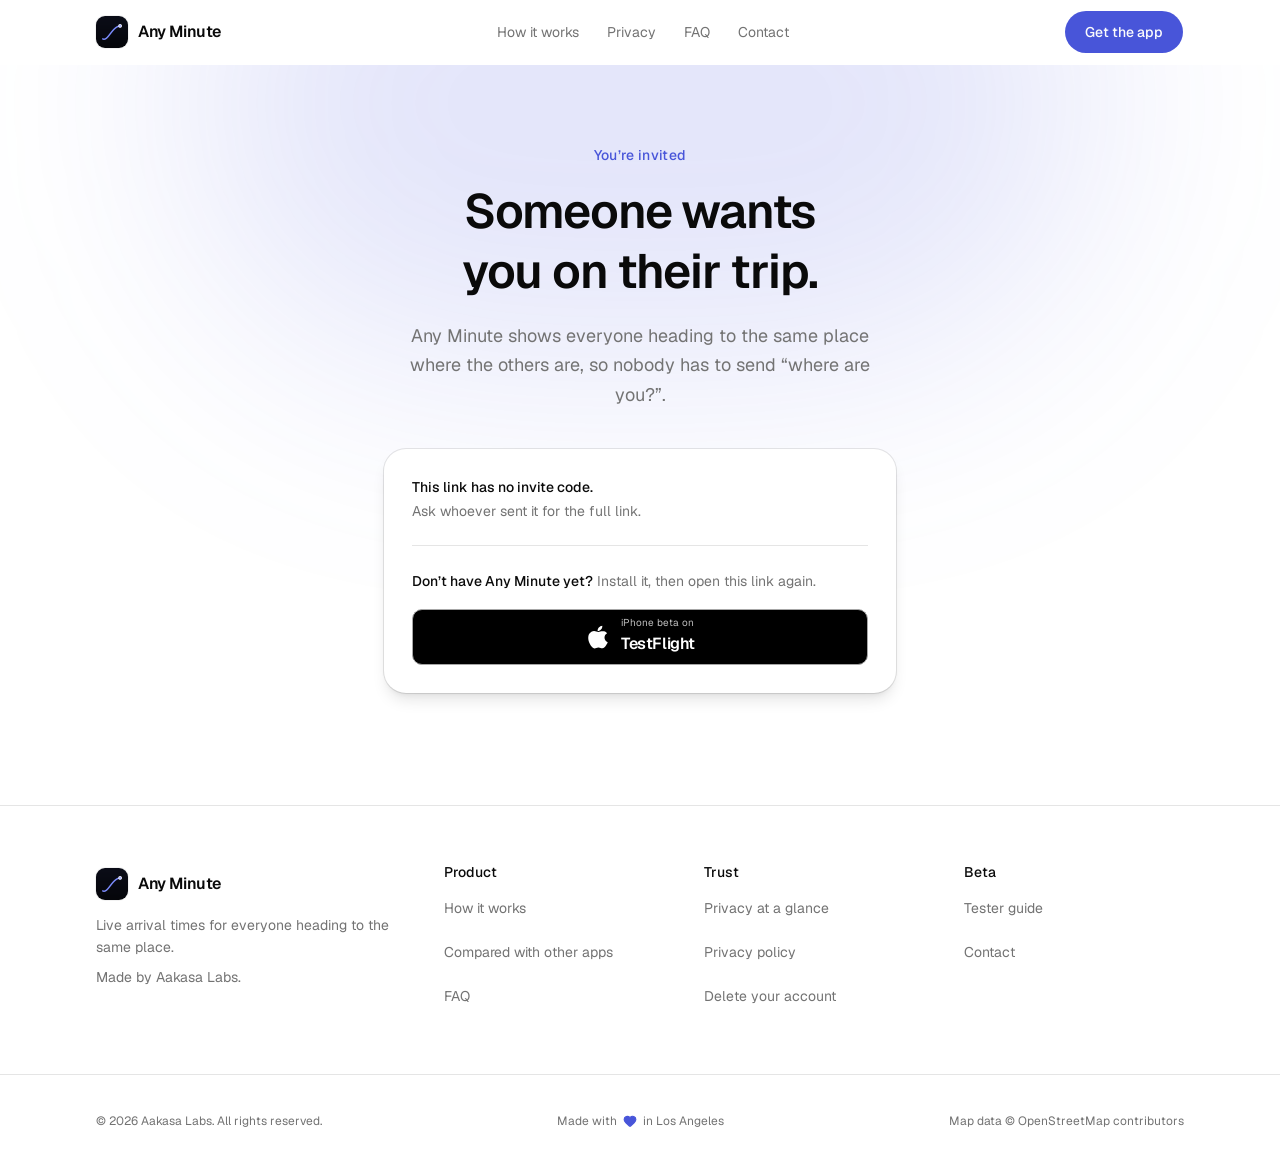
<file: j/index.html>
<!doctype html>
<html lang="en">
  <head>
    <meta charset="UTF-8" />
    <meta name="viewport" content="width=device-width, initial-scale=1.0" />
    <title>You’re invited to a trip · Any Minute</title>
    <meta name="description" content="See where everyone on the trip is, and when each of them will arrive." />
    <meta name="robots" content="noindex" />
    <meta property="og:site_name" content="Any Minute" />
    <meta property="og:type" content="website" />
    <meta property="og:title" content="You’re invited to a trip · Any Minute" />
    <meta property="og:description" content="See where everyone on the trip is, and when each of them will arrive." />
    <meta property="og:url" content="https://anyminute.app/j/" />
    <meta property="og:image" content="https://anyminute.app/img/og/invite.jpg" />
    <meta property="og:image:type" content="image/jpeg" />
    <meta property="og:image:width" content="1200" />
    <meta property="og:image:height" content="630" />
    <meta property="og:image:alt" content="An Any Minute trip invitation" />
    <meta name="twitter:card" content="summary_large_image" />
    <meta name="theme-color" content="#05060a" media="(prefers-color-scheme: dark)" />
    <meta name="theme-color" content="#ffffff" media="(prefers-color-scheme: light)" />
    <link rel="icon" href="/favicon.ico" sizes="32x32" />
    <link rel="icon" type="image/png" sizes="96x96" href="/favicon.png" />
    <link rel="apple-touch-icon" href="/img/icon.png" />
    <script>
      (function () {
        var m = window.matchMedia('(prefers-color-scheme: dark)');
        var set = function () { document.documentElement.classList.toggle('dark', m.matches); };
        set(); m.addEventListener('change', set);
      })();
    </script>
    <script type="module" crossorigin src="/assets/entry-client-mf2HzN6K.js"></script>
    <link rel="stylesheet" crossorigin href="/assets/entry-client-ClM1xwQC.css">
  </head>
  <body data-page="join">
    <div id="root"><link rel="preload" as="image" href="/img/icon.png"/><div class="flex min-h-svh flex-col"><header class="sticky top-0 z-50 transition-colors duration-300 border-b border-transparent"><div class="mx-auto w-full max-w-6xl px-5 sm:px-6 lg:px-8 flex h-16 items-center justify-between"><a href="/" class="flex min-h-11 items-center gap-2.5 font-semibold tracking-tight"><img src="/img/icon.png" alt="" class="size-8 rounded-[9px] ring-1 ring-black/5 dark:ring-white/10"/><span>Any Minute</span></a><nav class="hidden items-center gap-1 md:flex"><a href="/#how" class="group flex h-11 items-center text-sm transition-colors hover:text-foreground text-muted-foreground"><span class="rounded-full px-3 py-1.5">How it works</span></a><a href="/#privacy" class="group flex h-11 items-center text-sm transition-colors hover:text-foreground text-muted-foreground"><span class="rounded-full px-3 py-1.5">Privacy</span></a><a href="/#faq" class="group flex h-11 items-center text-sm transition-colors hover:text-foreground text-muted-foreground"><span class="rounded-full px-3 py-1.5">FAQ</span></a><a href="/#contact" class="group flex h-11 items-center text-sm transition-colors hover:text-foreground text-muted-foreground"><span class="rounded-full px-3 py-1.5">Contact</span></a></nav><div class="flex items-center gap-2"><a href="/#get" data-slot="button" data-variant="default" data-size="default" class="group/button shrink-0 items-center justify-center border border-transparent bg-clip-padding text-sm font-medium whitespace-nowrap transition-all outline-none select-none focus-visible:border-ring focus-visible:ring-3 focus-visible:ring-ring/50 active:not-aria-[haspopup]:translate-y-px disabled:pointer-events-none disabled:opacity-50 aria-invalid:border-destructive aria-invalid:ring-3 aria-invalid:ring-destructive/20 dark:aria-invalid:border-destructive/50 dark:aria-invalid:ring-destructive/40 [&amp;_svg]:pointer-events-none [&amp;_svg]:shrink-0 [&amp;_svg:not([class*=&#x27;size-&#x27;])]:size-4 bg-primary text-primary-foreground hover:bg-primary/80 gap-1.5 has-data-[icon=inline-end]:pr-2 has-data-[icon=inline-start]:pl-2 hidden h-11 rounded-full px-5 sm:inline-flex">Get the app</a><button data-slot="button" data-variant="ghost" data-size="icon" class="group/button inline-flex shrink-0 items-center justify-center rounded-lg border border-transparent bg-clip-padding text-sm font-medium whitespace-nowrap transition-all outline-none select-none focus-visible:border-ring focus-visible:ring-3 focus-visible:ring-ring/50 active:not-aria-[haspopup]:translate-y-px disabled:pointer-events-none disabled:opacity-50 aria-invalid:border-destructive aria-invalid:ring-3 aria-invalid:ring-destructive/20 dark:aria-invalid:border-destructive/50 dark:aria-invalid:ring-destructive/40 [&amp;_svg]:pointer-events-none [&amp;_svg]:shrink-0 hover:bg-muted hover:text-foreground aria-expanded:bg-muted aria-expanded:text-foreground dark:hover:bg-muted/50 -mr-2.5 size-11 md:hidden [&amp;_svg:not([class*=&#x27;size-&#x27;])]:size-5" aria-label="Open menu" aria-expanded="false"><svg xmlns="http://www.w3.org/2000/svg" width="24" height="24" viewBox="0 0 24 24" fill="none" stroke="currentColor" stroke-width="2" stroke-linecap="round" stroke-linejoin="round" class="lucide lucide-menu" aria-hidden="true"><path d="M4 5h16"></path><path d="M4 12h16"></path><path d="M4 19h16"></path></svg></button></div></div></header><main class="flex-1"><section class="relative overflow-hidden"><div class="pointer-events-none absolute top-[-30%] left-1/2 -z-10 h-[520px] w-[900px] -translate-x-1/2 rounded-full bg-brand/15 blur-[120px]"></div><div class="mx-auto w-full px-10 sm:px-6 lg:px-8 max-w-xl pt-12 pb-16 text-center sm:pt-20 sm:pb-28"><p class="text-sm font-medium tracking-wide text-brand">You’re invited</p><h1 class="mt-3 text-[2rem] leading-tight font-semibold sm:mt-4 tracking-tight text-balance sm:text-5xl">Someone wants you on their trip.</h1><p class="mt-4 text-base leading-relaxed sm:mt-5 sm:text-lg text-muted-foreground">Any Minute shows everyone heading to the same place where the others are, so nobody has to send “where are you?”.</p><div data-slot="card" data-size="default" class="group/card flex flex-col gap-(--card-spacing) overflow-hidden bg-card text-sm text-card-foreground ring-1 ring-foreground/10 [--card-spacing:--spacing(4)] has-data-[slot=card-footer]:pb-0 has-[&gt;img:first-child]:pt-0 data-[size=sm]:[--card-spacing:--spacing(3)] data-[size=sm]:has-data-[slot=card-footer]:pb-0 *:[img:first-child]:rounded-t-xl *:[img:last-child]:rounded-b-xl -mx-5 sm:mx-0 mt-8 rounded-3xl py-0 text-left shadow-lg sm:mt-10"><div data-slot="card-content" class="space-y-5 p-5 sm:space-y-6 sm:p-7"><div><p class="font-medium">This link has no invite code.</p><p class="mt-1 text-sm text-muted-foreground">Ask whoever sent it for the full link.</p></div><div class="space-y-4 border-t pt-5 sm:pt-6"><p class="text-sm leading-relaxed text-muted-foreground"><span class="font-medium text-foreground">Don’t have Any Minute yet?</span> Install it, then open this link again.</p><div class="grid w-full scroll-mt-28 gap-3 max-w-none"><a href="https://testflight.apple.com/join/w2HuhNth" class="flex h-14 items-center justify-center gap-2 rounded-lg border border-[#a6a6a6] bg-black px-2 text-white transition-opacity hover:opacity-85 sm:gap-2.5"><span aria-hidden="true" class="inline-block shrink-0 [&amp;&gt;svg]:block [&amp;&gt;svg]:h-full [&amp;&gt;svg]:w-full [&amp;&gt;svg]:fill-current" style="width:26px;height:26px;color:currentColor"><svg xmlns="http://www.w3.org/2000/svg" viewBox="0 0 512 512" class="ionicon"><path d="M349.13 136.86c-40.32 0-57.36 19.24-85.44 19.24-28.79 0-50.75-19.1-85.69-19.1-34.2 0-70.67 20.88-93.83 56.45-32.52 50.16-27 144.63 25.67 225.11 18.84 28.81 44 61.12 77 61.47h.6c28.68 0 37.2-18.78 76.67-19h.6c38.88 0 46.68 18.89 75.24 18.89h.6c33-.35 59.51-36.15 78.35-64.85 13.56-20.64 18.6-31 29-54.35-76.19-28.92-88.43-136.93-13.08-178.34-23-28.8-55.32-45.48-85.79-45.48Z"/><path d="M340.25 32c-24 1.63-52 16.91-68.4 36.86-14.88 18.08-27.12 44.9-22.32 70.91h1.92c25.56 0 51.72-15.39 67-35.11 14.72-18.77 25.88-45.37 21.8-72.66"/></svg></span><span class="text-left leading-none"><span class="block text-[0.625rem] whitespace-nowrap opacity-75">iPhone beta on</span><span class="mt-1 block text-base font-semibold tracking-tight whitespace-nowrap">TestFlight</span></span></a></div></div></div></div></div></section></main><footer class="border-t"><div class="mx-auto w-full max-w-6xl px-10 sm:px-6 lg:px-8 grid grid-cols-2 gap-x-6 gap-y-8 py-12 sm:grid-cols-3 sm:py-14 md:grid-cols-[1.4fr_1fr_1fr_1fr] md:gap-10"><div class="col-span-2 space-y-2 sm:col-span-3 md:col-span-1"><a href="/" class="flex min-h-11 items-center gap-2.5 font-semibold tracking-tight"><img src="/img/icon.png" alt="" class="size-8 rounded-[9px] ring-1 ring-black/5 dark:ring-white/10"/><span>Any Minute</span></a><p class="max-w-xs text-sm leading-relaxed text-muted-foreground">Live arrival times for everyone heading to the same place.</p><p class="text-sm text-muted-foreground">Made by Aakasa Labs.</p></div><div class="space-y-1"><h3 class="text-sm font-medium">Product</h3><ul><li><a href="/#how" class="flex min-h-11 items-center text-sm text-muted-foreground transition-colors hover:text-foreground">How it works</a></li><li><a href="/compare.html" class="flex min-h-11 items-center text-sm text-muted-foreground transition-colors hover:text-foreground">Compared with other apps</a></li><li><a href="/#faq" class="flex min-h-11 items-center text-sm text-muted-foreground transition-colors hover:text-foreground">FAQ</a></li></ul></div><div class="space-y-1"><h3 class="text-sm font-medium">Trust</h3><ul><li><a href="/#privacy" class="flex min-h-11 items-center text-sm text-muted-foreground transition-colors hover:text-foreground">Privacy at a glance</a></li><li><a href="/privacy.html" class="flex min-h-11 items-center text-sm text-muted-foreground transition-colors hover:text-foreground">Privacy policy</a></li><li><a href="/delete.html" class="flex min-h-11 items-center text-sm text-muted-foreground transition-colors hover:text-foreground">Delete your account</a></li></ul></div><div class="space-y-1"><h3 class="text-sm font-medium">Beta</h3><ul><li><a href="/testing.html" class="flex min-h-11 items-center text-sm text-muted-foreground transition-colors hover:text-foreground">Tester guide</a></li><li><a href="/#contact" class="flex min-h-11 items-center text-sm text-muted-foreground transition-colors hover:text-foreground">Contact</a></li></ul></div></div><div class="border-t"><div class="mx-auto w-full max-w-6xl px-10 sm:px-6 lg:px-8 grid gap-2 py-6 text-xs text-muted-foreground sm:grid-cols-[1fr_auto_1fr] sm:items-center sm:gap-6"><span>© <!-- -->2026<!-- --> Aakasa Labs. All rights reserved.</span><span class="inline-flex items-center gap-1.5 sm:justify-self-center">Made with <svg xmlns="http://www.w3.org/2000/svg" width="24" height="24" viewBox="0 0 24 24" fill="none" stroke="currentColor" stroke-width="2" stroke-linecap="round" stroke-linejoin="round" class="lucide lucide-heart size-3.5 fill-brand text-brand" aria-hidden="true"><path d="M2 9.5a5.5 5.5 0 0 1 9.591-3.676.56.56 0 0 0 .818 0A5.49 5.49 0 0 1 22 9.5c0 2.29-1.5 4-3 5.5l-5.492 5.313a2 2 0 0 1-3 .019L5 15c-1.5-1.5-3-3.2-3-5.5"></path></svg><span class="sr-only">love</span> in Los Angeles</span><a href="https://www.openstreetmap.org/copyright" class="inline-flex min-h-11 items-center hover:text-foreground sm:justify-self-end">Map data © OpenStreetMap contributors</a></div></div></footer></div></div>
  </body>
</html>
</file>
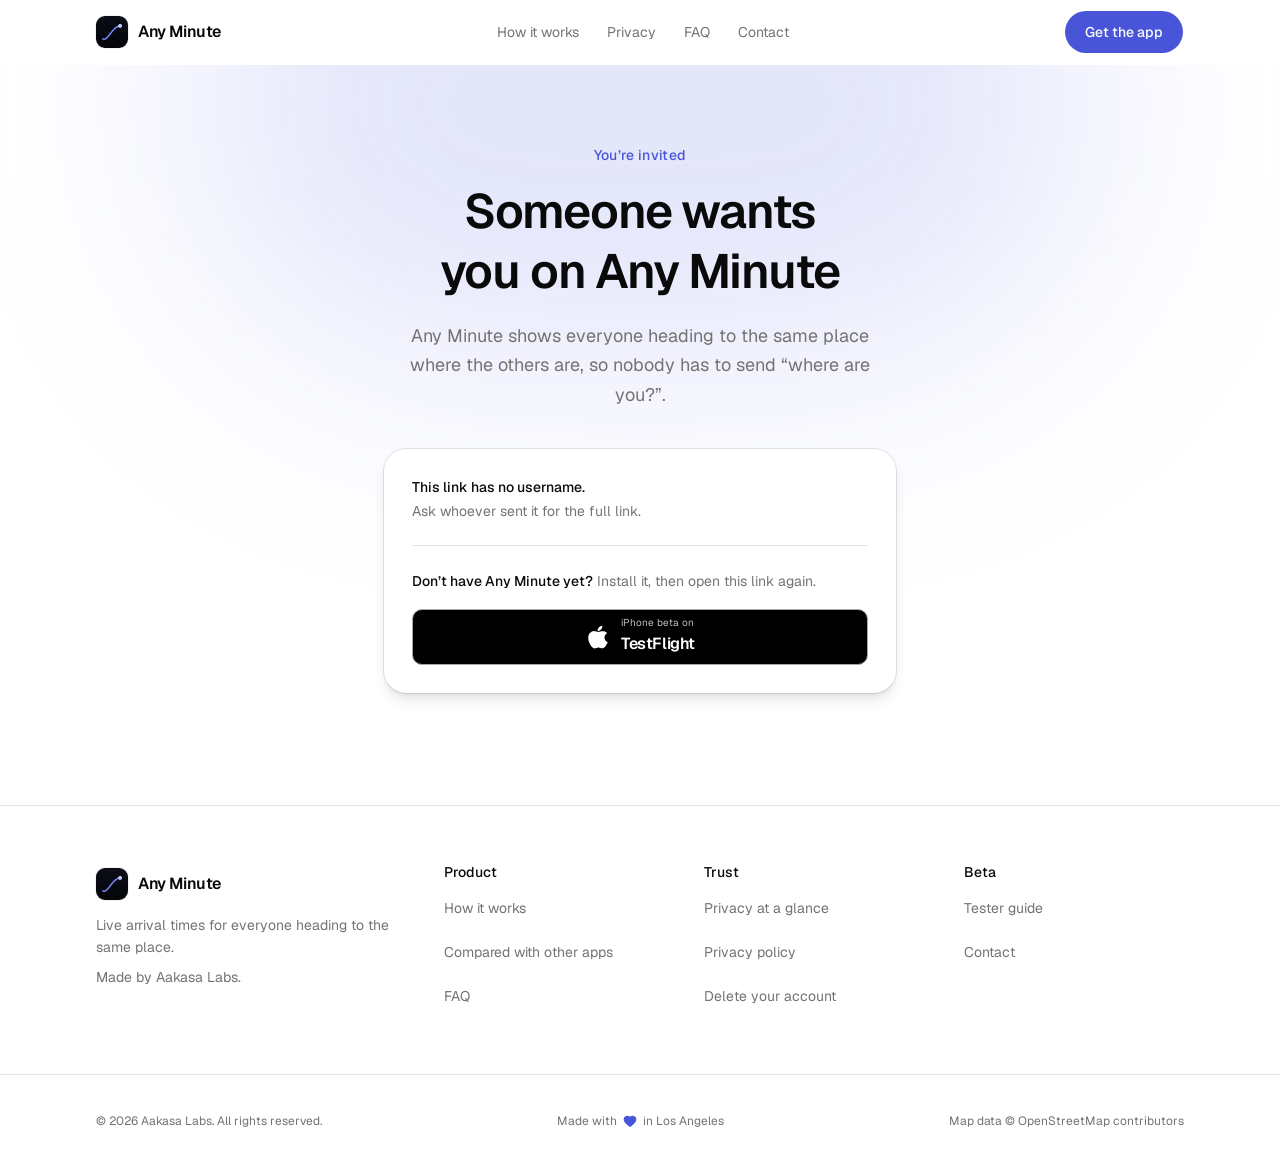
<file: u/index.html>
<!doctype html>
<html lang="en">
  <head>
    <meta charset="UTF-8" />
    <meta name="viewport" content="width=device-width, initial-scale=1.0" />
    <title>Add a friend · Any Minute</title>
    <meta name="description" content="Somebody wants to share trips with you on Any Minute." />
    <meta name="robots" content="noindex" />
    <meta property="og:site_name" content="Any Minute" />
    <meta property="og:type" content="website" />
    <meta property="og:title" content="Add a friend · Any Minute" />
    <meta property="og:description" content="Somebody wants to share trips with you on Any Minute." />
    <meta property="og:url" content="https://anyminute.app/u/" />
    <meta property="og:image" content="https://anyminute.app/img/og/invite.jpg" />
    <meta property="og:image:type" content="image/jpeg" />
    <meta property="og:image:width" content="1200" />
    <meta property="og:image:height" content="630" />
    <meta property="og:image:alt" content="An Any Minute trip invitation" />
    <meta name="twitter:card" content="summary_large_image" />
    <meta name="theme-color" content="#05060a" media="(prefers-color-scheme: dark)" />
    <meta name="theme-color" content="#ffffff" media="(prefers-color-scheme: light)" />
    <link rel="icon" href="/favicon.ico" sizes="32x32" />
    <link rel="icon" type="image/png" sizes="96x96" href="/favicon.png" />
    <link rel="apple-touch-icon" href="/img/icon.png" />
    <script>
      (function () {
        var m = window.matchMedia('(prefers-color-scheme: dark)');
        var set = function () { document.documentElement.classList.toggle('dark', m.matches); };
        set(); m.addEventListener('change', set);
      })();
    </script>
    <script type="module" crossorigin src="/assets/entry-client-mf2HzN6K.js"></script>
    <link rel="stylesheet" crossorigin href="/assets/entry-client-ClM1xwQC.css">
  </head>
  <body data-page="friend">
    <div id="root"><link rel="preload" as="image" href="/img/icon.png"/><div class="flex min-h-svh flex-col"><header class="sticky top-0 z-50 transition-colors duration-300 border-b border-transparent"><div class="mx-auto w-full max-w-6xl px-5 sm:px-6 lg:px-8 flex h-16 items-center justify-between"><a href="/" class="flex min-h-11 items-center gap-2.5 font-semibold tracking-tight"><img src="/img/icon.png" alt="" class="size-8 rounded-[9px] ring-1 ring-black/5 dark:ring-white/10"/><span>Any Minute</span></a><nav class="hidden items-center gap-1 md:flex"><a href="/#how" class="group flex h-11 items-center text-sm transition-colors hover:text-foreground text-muted-foreground"><span class="rounded-full px-3 py-1.5">How it works</span></a><a href="/#privacy" class="group flex h-11 items-center text-sm transition-colors hover:text-foreground text-muted-foreground"><span class="rounded-full px-3 py-1.5">Privacy</span></a><a href="/#faq" class="group flex h-11 items-center text-sm transition-colors hover:text-foreground text-muted-foreground"><span class="rounded-full px-3 py-1.5">FAQ</span></a><a href="/#contact" class="group flex h-11 items-center text-sm transition-colors hover:text-foreground text-muted-foreground"><span class="rounded-full px-3 py-1.5">Contact</span></a></nav><div class="flex items-center gap-2"><a href="/#get" data-slot="button" data-variant="default" data-size="default" class="group/button shrink-0 items-center justify-center border border-transparent bg-clip-padding text-sm font-medium whitespace-nowrap transition-all outline-none select-none focus-visible:border-ring focus-visible:ring-3 focus-visible:ring-ring/50 active:not-aria-[haspopup]:translate-y-px disabled:pointer-events-none disabled:opacity-50 aria-invalid:border-destructive aria-invalid:ring-3 aria-invalid:ring-destructive/20 dark:aria-invalid:border-destructive/50 dark:aria-invalid:ring-destructive/40 [&amp;_svg]:pointer-events-none [&amp;_svg]:shrink-0 [&amp;_svg:not([class*=&#x27;size-&#x27;])]:size-4 bg-primary text-primary-foreground hover:bg-primary/80 gap-1.5 has-data-[icon=inline-end]:pr-2 has-data-[icon=inline-start]:pl-2 hidden h-11 rounded-full px-5 sm:inline-flex">Get the app</a><button data-slot="button" data-variant="ghost" data-size="icon" class="group/button inline-flex shrink-0 items-center justify-center rounded-lg border border-transparent bg-clip-padding text-sm font-medium whitespace-nowrap transition-all outline-none select-none focus-visible:border-ring focus-visible:ring-3 focus-visible:ring-ring/50 active:not-aria-[haspopup]:translate-y-px disabled:pointer-events-none disabled:opacity-50 aria-invalid:border-destructive aria-invalid:ring-3 aria-invalid:ring-destructive/20 dark:aria-invalid:border-destructive/50 dark:aria-invalid:ring-destructive/40 [&amp;_svg]:pointer-events-none [&amp;_svg]:shrink-0 hover:bg-muted hover:text-foreground aria-expanded:bg-muted aria-expanded:text-foreground dark:hover:bg-muted/50 -mr-2.5 size-11 md:hidden [&amp;_svg:not([class*=&#x27;size-&#x27;])]:size-5" aria-label="Open menu" aria-expanded="false"><svg xmlns="http://www.w3.org/2000/svg" width="24" height="24" viewBox="0 0 24 24" fill="none" stroke="currentColor" stroke-width="2" stroke-linecap="round" stroke-linejoin="round" class="lucide lucide-menu" aria-hidden="true"><path d="M4 5h16"></path><path d="M4 12h16"></path><path d="M4 19h16"></path></svg></button></div></div></header><main class="flex-1"><section class="relative overflow-hidden"><div class="pointer-events-none absolute top-[-30%] left-1/2 -z-10 h-[520px] w-[900px] -translate-x-1/2 rounded-full bg-brand/15 blur-[120px]"></div><div class="mx-auto w-full px-10 sm:px-6 lg:px-8 max-w-xl pt-12 pb-16 text-center sm:pt-20 sm:pb-28"><p class="text-sm font-medium tracking-wide text-brand">You’re invited</p><h1 class="mt-3 text-[2rem] leading-tight font-semibold sm:mt-4 tracking-tight text-balance sm:text-5xl">Someone wants you on Any Minute</h1><p class="mt-4 text-base leading-relaxed sm:mt-5 sm:text-lg text-muted-foreground">Any Minute shows everyone heading to the same place where the others are, so nobody has to send “where are you?”.</p><div data-slot="card" data-size="default" class="group/card flex flex-col gap-(--card-spacing) overflow-hidden bg-card text-sm text-card-foreground ring-1 ring-foreground/10 [--card-spacing:--spacing(4)] has-data-[slot=card-footer]:pb-0 has-[&gt;img:first-child]:pt-0 data-[size=sm]:[--card-spacing:--spacing(3)] data-[size=sm]:has-data-[slot=card-footer]:pb-0 *:[img:first-child]:rounded-t-xl *:[img:last-child]:rounded-b-xl -mx-5 sm:mx-0 mt-8 rounded-3xl py-0 text-left shadow-lg sm:mt-10"><div data-slot="card-content" class="space-y-5 p-5 sm:space-y-6 sm:p-7"><div><p class="font-medium">This link has no username.</p><p class="mt-1 text-sm text-muted-foreground">Ask whoever sent it for the full link.</p></div><div class="space-y-4 border-t pt-5 sm:pt-6"><p class="text-sm leading-relaxed text-muted-foreground"><span class="font-medium text-foreground">Don’t have Any Minute yet?</span> Install it, then open this link again.</p><div class="grid w-full scroll-mt-28 gap-3 max-w-none"><a href="https://testflight.apple.com/join/w2HuhNth" class="flex h-14 items-center justify-center gap-2 rounded-lg border border-[#a6a6a6] bg-black px-2 text-white transition-opacity hover:opacity-85 sm:gap-2.5"><span aria-hidden="true" class="inline-block shrink-0 [&amp;&gt;svg]:block [&amp;&gt;svg]:h-full [&amp;&gt;svg]:w-full [&amp;&gt;svg]:fill-current" style="width:26px;height:26px;color:currentColor"><svg xmlns="http://www.w3.org/2000/svg" viewBox="0 0 512 512" class="ionicon"><path d="M349.13 136.86c-40.32 0-57.36 19.24-85.44 19.24-28.79 0-50.75-19.1-85.69-19.1-34.2 0-70.67 20.88-93.83 56.45-32.52 50.16-27 144.63 25.67 225.11 18.84 28.81 44 61.12 77 61.47h.6c28.68 0 37.2-18.78 76.67-19h.6c38.88 0 46.68 18.89 75.24 18.89h.6c33-.35 59.51-36.15 78.35-64.85 13.56-20.64 18.6-31 29-54.35-76.19-28.92-88.43-136.93-13.08-178.34-23-28.8-55.32-45.48-85.79-45.48Z"/><path d="M340.25 32c-24 1.63-52 16.91-68.4 36.86-14.88 18.08-27.12 44.9-22.32 70.91h1.92c25.56 0 51.72-15.39 67-35.11 14.72-18.77 25.88-45.37 21.8-72.66"/></svg></span><span class="text-left leading-none"><span class="block text-[0.625rem] whitespace-nowrap opacity-75">iPhone beta on</span><span class="mt-1 block text-base font-semibold tracking-tight whitespace-nowrap">TestFlight</span></span></a></div></div></div></div></div></section></main><footer class="border-t"><div class="mx-auto w-full max-w-6xl px-10 sm:px-6 lg:px-8 grid grid-cols-2 gap-x-6 gap-y-8 py-12 sm:grid-cols-3 sm:py-14 md:grid-cols-[1.4fr_1fr_1fr_1fr] md:gap-10"><div class="col-span-2 space-y-2 sm:col-span-3 md:col-span-1"><a href="/" class="flex min-h-11 items-center gap-2.5 font-semibold tracking-tight"><img src="/img/icon.png" alt="" class="size-8 rounded-[9px] ring-1 ring-black/5 dark:ring-white/10"/><span>Any Minute</span></a><p class="max-w-xs text-sm leading-relaxed text-muted-foreground">Live arrival times for everyone heading to the same place.</p><p class="text-sm text-muted-foreground">Made by Aakasa Labs.</p></div><div class="space-y-1"><h3 class="text-sm font-medium">Product</h3><ul><li><a href="/#how" class="flex min-h-11 items-center text-sm text-muted-foreground transition-colors hover:text-foreground">How it works</a></li><li><a href="/compare.html" class="flex min-h-11 items-center text-sm text-muted-foreground transition-colors hover:text-foreground">Compared with other apps</a></li><li><a href="/#faq" class="flex min-h-11 items-center text-sm text-muted-foreground transition-colors hover:text-foreground">FAQ</a></li></ul></div><div class="space-y-1"><h3 class="text-sm font-medium">Trust</h3><ul><li><a href="/#privacy" class="flex min-h-11 items-center text-sm text-muted-foreground transition-colors hover:text-foreground">Privacy at a glance</a></li><li><a href="/privacy.html" class="flex min-h-11 items-center text-sm text-muted-foreground transition-colors hover:text-foreground">Privacy policy</a></li><li><a href="/delete.html" class="flex min-h-11 items-center text-sm text-muted-foreground transition-colors hover:text-foreground">Delete your account</a></li></ul></div><div class="space-y-1"><h3 class="text-sm font-medium">Beta</h3><ul><li><a href="/testing.html" class="flex min-h-11 items-center text-sm text-muted-foreground transition-colors hover:text-foreground">Tester guide</a></li><li><a href="/#contact" class="flex min-h-11 items-center text-sm text-muted-foreground transition-colors hover:text-foreground">Contact</a></li></ul></div></div><div class="border-t"><div class="mx-auto w-full max-w-6xl px-10 sm:px-6 lg:px-8 grid gap-2 py-6 text-xs text-muted-foreground sm:grid-cols-[1fr_auto_1fr] sm:items-center sm:gap-6"><span>© <!-- -->2026<!-- --> Aakasa Labs. All rights reserved.</span><span class="inline-flex items-center gap-1.5 sm:justify-self-center">Made with <svg xmlns="http://www.w3.org/2000/svg" width="24" height="24" viewBox="0 0 24 24" fill="none" stroke="currentColor" stroke-width="2" stroke-linecap="round" stroke-linejoin="round" class="lucide lucide-heart size-3.5 fill-brand text-brand" aria-hidden="true"><path d="M2 9.5a5.5 5.5 0 0 1 9.591-3.676.56.56 0 0 0 .818 0A5.49 5.49 0 0 1 22 9.5c0 2.29-1.5 4-3 5.5l-5.492 5.313a2 2 0 0 1-3 .019L5 15c-1.5-1.5-3-3.2-3-5.5"></path></svg><span class="sr-only">love</span> in Los Angeles</span><a href="https://www.openstreetmap.org/copyright" class="inline-flex min-h-11 items-center hover:text-foreground sm:justify-self-end">Map data © OpenStreetMap contributors</a></div></div></footer></div></div>
  </body>
</html>
</file>
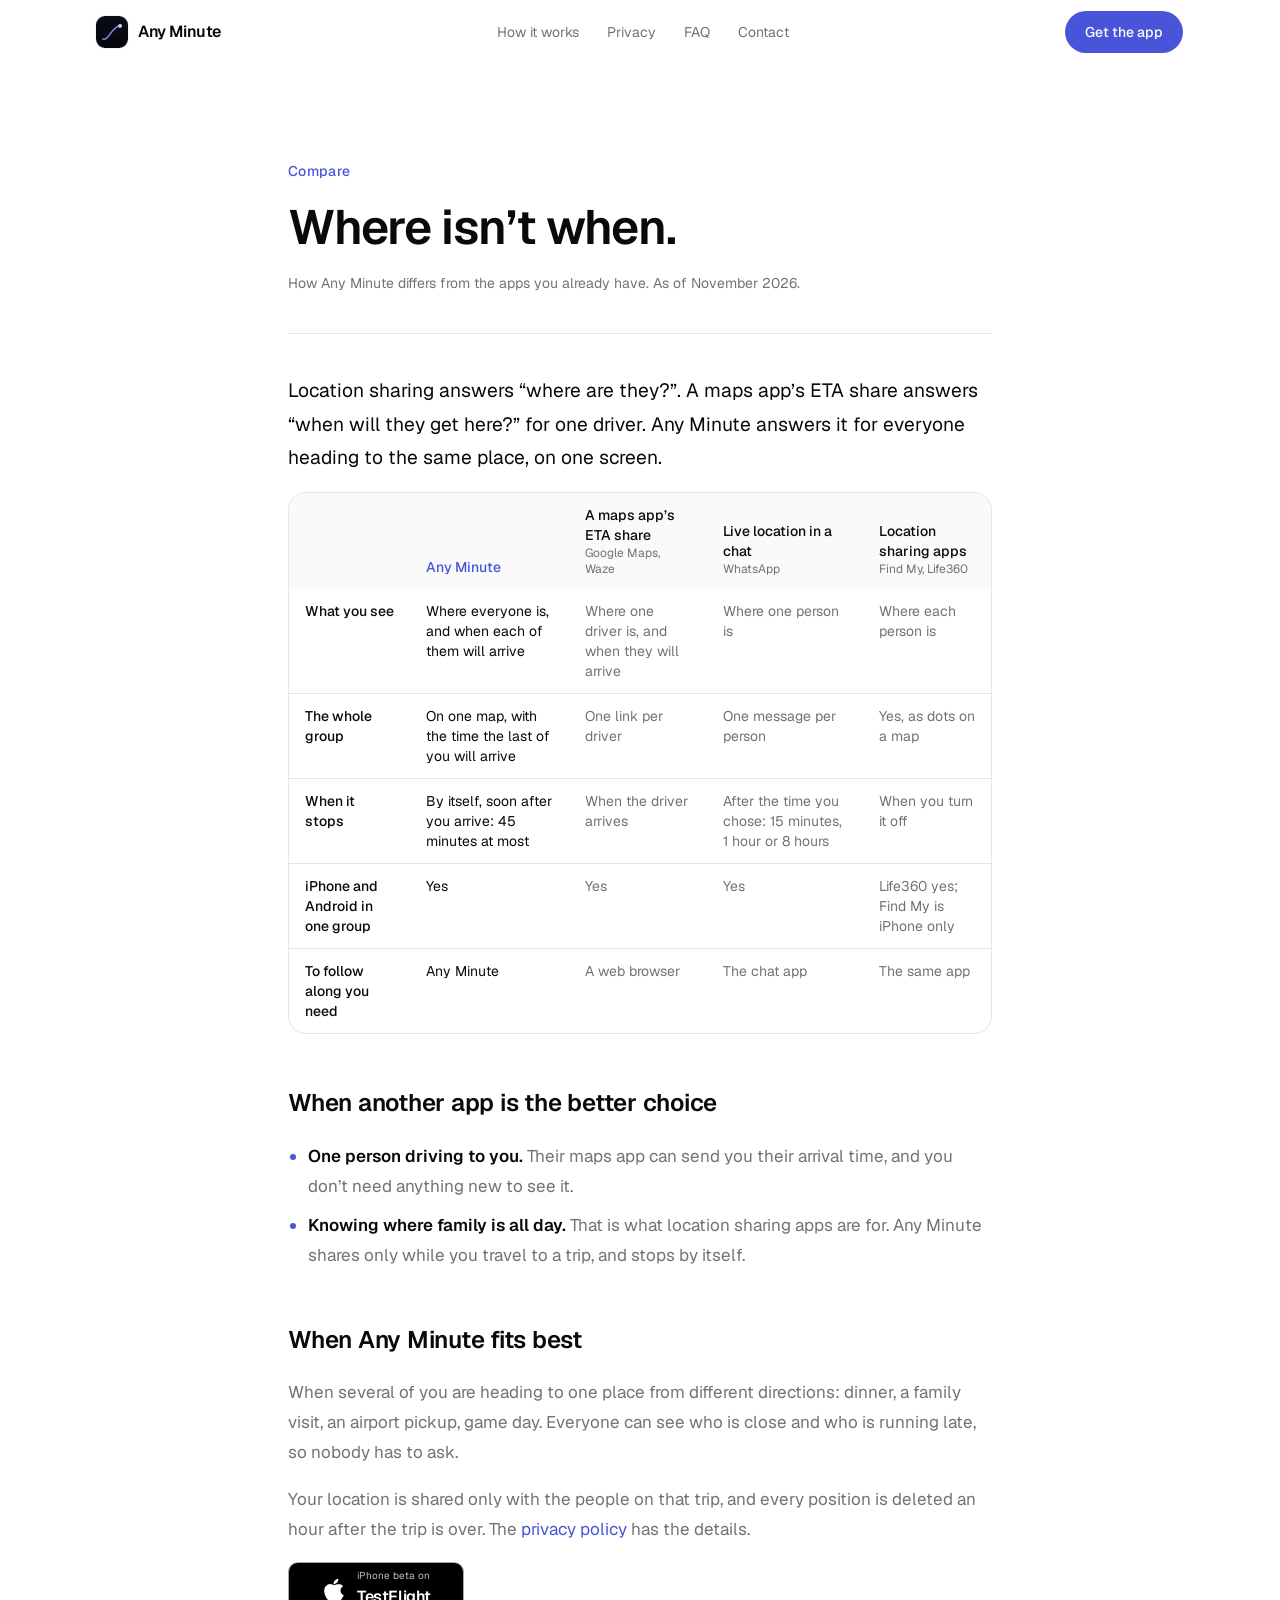
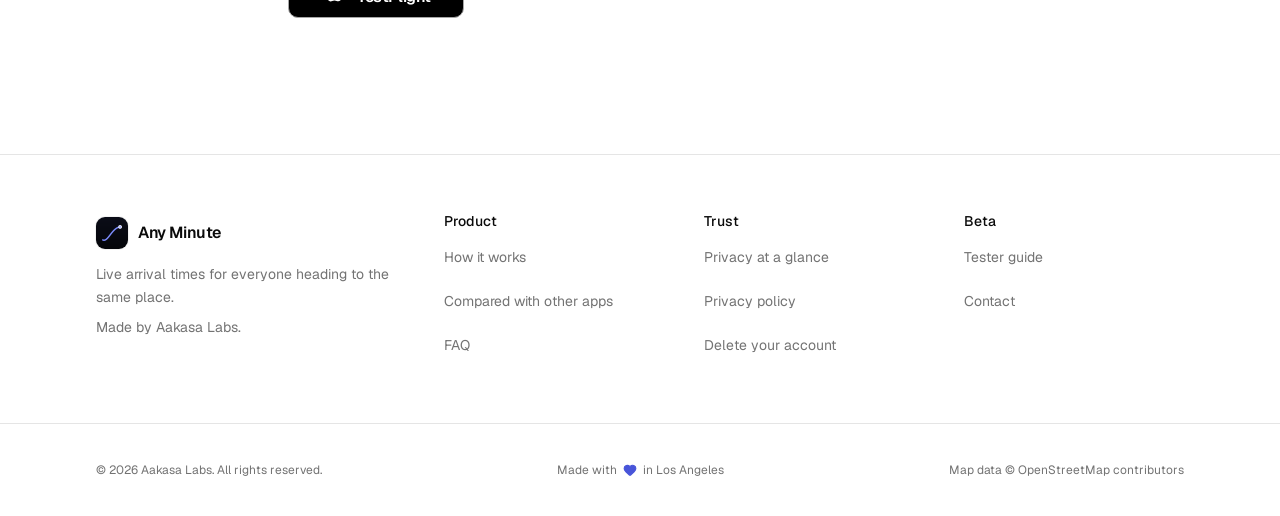
<file: compare.html>
<!doctype html>
<html lang="en">
  <head>
    <meta charset="UTF-8" />
    <meta name="viewport" content="width=device-width, initial-scale=1.0" />
    <title>Any Minute compared with location sharing and maps apps</title>
    <meta name="description" content="What Any Minute does that location sharing, chat live location and a maps app’s ETA share do not: every person’s arrival time, on one screen." />
    <link rel="canonical" href="https://anyminute.app/compare.html" />
    <meta property="og:site_name" content="Any Minute" />
    <meta property="og:type" content="website" />
    <meta property="og:title" content="Any Minute compared with location sharing and maps apps" />
    <meta property="og:description" content="What Any Minute does that location sharing, chat live location and a maps app’s ETA share do not: every person’s arrival time, on one screen." />
    <meta property="og:url" content="https://anyminute.app/compare.html" />
    <meta property="og:image" content="https://anyminute.app/img/og/home.jpg" />
    <meta property="og:image:type" content="image/jpeg" />
    <meta property="og:image:width" content="1200" />
    <meta property="og:image:height" content="630" />
    <meta property="og:image:alt" content="Any Minute: everyone’s arrival time on one map" />
    <meta name="twitter:card" content="summary_large_image" />
    <meta name="theme-color" content="#05060a" media="(prefers-color-scheme: dark)" />
    <meta name="theme-color" content="#ffffff" media="(prefers-color-scheme: light)" />
    <link rel="icon" href="/favicon.ico" sizes="32x32" />
    <link rel="icon" type="image/png" sizes="96x96" href="/favicon.png" />
    <link rel="apple-touch-icon" href="/img/icon.png" />
    <script>
      (function () {
        var m = window.matchMedia('(prefers-color-scheme: dark)');
        var set = function () { document.documentElement.classList.toggle('dark', m.matches); };
        set(); m.addEventListener('change', set);
      })();
    </script>
    <script type="module" crossorigin src="/assets/entry-client-mf2HzN6K.js"></script>
    <link rel="stylesheet" crossorigin href="/assets/entry-client-ClM1xwQC.css">
  </head>
  <body data-page="compare">
    <div id="root"><link rel="preload" as="image" href="/img/icon.png"/><div class="flex min-h-svh flex-col"><header class="sticky top-0 z-50 transition-colors duration-300 border-b border-transparent"><div class="mx-auto w-full max-w-6xl px-5 sm:px-6 lg:px-8 flex h-16 items-center justify-between"><a href="/" class="flex min-h-11 items-center gap-2.5 font-semibold tracking-tight"><img src="/img/icon.png" alt="" class="size-8 rounded-[9px] ring-1 ring-black/5 dark:ring-white/10"/><span>Any Minute</span></a><nav class="hidden items-center gap-1 md:flex"><a href="/#how" class="group flex h-11 items-center text-sm transition-colors hover:text-foreground text-muted-foreground"><span class="rounded-full px-3 py-1.5">How it works</span></a><a href="/#privacy" class="group flex h-11 items-center text-sm transition-colors hover:text-foreground text-muted-foreground"><span class="rounded-full px-3 py-1.5">Privacy</span></a><a href="/#faq" class="group flex h-11 items-center text-sm transition-colors hover:text-foreground text-muted-foreground"><span class="rounded-full px-3 py-1.5">FAQ</span></a><a href="/#contact" class="group flex h-11 items-center text-sm transition-colors hover:text-foreground text-muted-foreground"><span class="rounded-full px-3 py-1.5">Contact</span></a></nav><div class="flex items-center gap-2"><a href="/#get" data-slot="button" data-variant="default" data-size="default" class="group/button shrink-0 items-center justify-center border border-transparent bg-clip-padding text-sm font-medium whitespace-nowrap transition-all outline-none select-none focus-visible:border-ring focus-visible:ring-3 focus-visible:ring-ring/50 active:not-aria-[haspopup]:translate-y-px disabled:pointer-events-none disabled:opacity-50 aria-invalid:border-destructive aria-invalid:ring-3 aria-invalid:ring-destructive/20 dark:aria-invalid:border-destructive/50 dark:aria-invalid:ring-destructive/40 [&amp;_svg]:pointer-events-none [&amp;_svg]:shrink-0 [&amp;_svg:not([class*=&#x27;size-&#x27;])]:size-4 bg-primary text-primary-foreground hover:bg-primary/80 gap-1.5 has-data-[icon=inline-end]:pr-2 has-data-[icon=inline-start]:pl-2 hidden h-11 rounded-full px-5 sm:inline-flex">Get the app</a><button data-slot="button" data-variant="ghost" data-size="icon" class="group/button inline-flex shrink-0 items-center justify-center rounded-lg border border-transparent bg-clip-padding text-sm font-medium whitespace-nowrap transition-all outline-none select-none focus-visible:border-ring focus-visible:ring-3 focus-visible:ring-ring/50 active:not-aria-[haspopup]:translate-y-px disabled:pointer-events-none disabled:opacity-50 aria-invalid:border-destructive aria-invalid:ring-3 aria-invalid:ring-destructive/20 dark:aria-invalid:border-destructive/50 dark:aria-invalid:ring-destructive/40 [&amp;_svg]:pointer-events-none [&amp;_svg]:shrink-0 hover:bg-muted hover:text-foreground aria-expanded:bg-muted aria-expanded:text-foreground dark:hover:bg-muted/50 -mr-2.5 size-11 md:hidden [&amp;_svg:not([class*=&#x27;size-&#x27;])]:size-5" aria-label="Open menu" aria-expanded="false"><svg xmlns="http://www.w3.org/2000/svg" width="24" height="24" viewBox="0 0 24 24" fill="none" stroke="currentColor" stroke-width="2" stroke-linecap="round" stroke-linejoin="round" class="lucide lucide-menu" aria-hidden="true"><path d="M4 5h16"></path><path d="M4 12h16"></path><path d="M4 19h16"></path></svg></button></div></div></header><main class="flex-1"><article class="mx-auto w-full px-10 sm:px-6 lg:px-8 max-w-3xl pt-10 pb-16 sm:pt-16 sm:pb-24 lg:pt-24"><header class="space-y-3 border-b pb-8 sm:space-y-4 sm:pb-10"><p class="text-sm font-medium tracking-wide text-brand">Compare</p><h1 class="text-[2rem] leading-tight font-semibold tracking-tight text-balance sm:text-5xl">Where isn’t when.</h1><p class="text-sm text-muted-foreground">How Any Minute differs from the apps you already have. As of November 2026.</p></header><div class="doc mt-8 sm:mt-10"><p class="lede">Location sharing answers “where are they?”. A maps app’s ETA share answers “when will they get here?” for one driver. Any Minute answers it for everyone heading to the same place, on one screen.</p><div class="-mx-5 not-doc overflow-hidden rounded-2xl border sm:mx-0"><table class="block w-full text-left text-sm sm:table"><thead class="hidden bg-muted/50 align-bottom text-foreground sm:table-header-group"><tr><th class="px-4 py-3"></th><th class="px-4 py-3 font-medium text-brand">Any Minute</th><th class="px-4 py-3 font-medium">A maps app’s ETA share<span class="block text-xs font-normal text-muted-foreground">Google Maps, Waze</span></th><th class="px-4 py-3 font-medium">Live location in a chat<span class="block text-xs font-normal text-muted-foreground">WhatsApp</span></th><th class="px-4 py-3 font-medium">Location sharing apps<span class="block text-xs font-normal text-muted-foreground">Find My, Life360</span></th></tr></thead><tbody class="block divide-y text-muted-foreground sm:table-row-group"><tr class="block space-y-1.5 px-4 py-4 sm:table-row sm:space-y-0 sm:p-0"><th scope="row" class="block font-medium text-foreground sm:table-cell sm:px-4 sm:py-3 sm:align-top">What you see</th><td class="block sm:table-cell sm:px-4 sm:py-3 sm:align-top text-foreground"><span class="font-medium text-foreground/70 sm:hidden">Any Minute<!-- -->: </span>Where everyone is, and when each of them will arrive</td><td class="block sm:table-cell sm:px-4 sm:py-3 sm:align-top"><span class="font-medium text-foreground/70 sm:hidden">A maps app’s ETA share<!-- -->: </span>Where one driver is, and when they will arrive</td><td class="block sm:table-cell sm:px-4 sm:py-3 sm:align-top"><span class="font-medium text-foreground/70 sm:hidden">Live location in a chat<!-- -->: </span>Where one person is</td><td class="block sm:table-cell sm:px-4 sm:py-3 sm:align-top"><span class="font-medium text-foreground/70 sm:hidden">Location sharing apps<!-- -->: </span>Where each person is</td></tr><tr class="block space-y-1.5 px-4 py-4 sm:table-row sm:space-y-0 sm:p-0"><th scope="row" class="block font-medium text-foreground sm:table-cell sm:px-4 sm:py-3 sm:align-top">The whole group</th><td class="block sm:table-cell sm:px-4 sm:py-3 sm:align-top text-foreground"><span class="font-medium text-foreground/70 sm:hidden">Any Minute<!-- -->: </span>On one map, with the time the last of you will arrive</td><td class="block sm:table-cell sm:px-4 sm:py-3 sm:align-top"><span class="font-medium text-foreground/70 sm:hidden">A maps app’s ETA share<!-- -->: </span>One link per driver</td><td class="block sm:table-cell sm:px-4 sm:py-3 sm:align-top"><span class="font-medium text-foreground/70 sm:hidden">Live location in a chat<!-- -->: </span>One message per person</td><td class="block sm:table-cell sm:px-4 sm:py-3 sm:align-top"><span class="font-medium text-foreground/70 sm:hidden">Location sharing apps<!-- -->: </span>Yes, as dots on a map</td></tr><tr class="block space-y-1.5 px-4 py-4 sm:table-row sm:space-y-0 sm:p-0"><th scope="row" class="block font-medium text-foreground sm:table-cell sm:px-4 sm:py-3 sm:align-top">When it stops</th><td class="block sm:table-cell sm:px-4 sm:py-3 sm:align-top text-foreground"><span class="font-medium text-foreground/70 sm:hidden">Any Minute<!-- -->: </span>By itself, soon after you arrive: 45 minutes at most</td><td class="block sm:table-cell sm:px-4 sm:py-3 sm:align-top"><span class="font-medium text-foreground/70 sm:hidden">A maps app’s ETA share<!-- -->: </span>When the driver arrives</td><td class="block sm:table-cell sm:px-4 sm:py-3 sm:align-top"><span class="font-medium text-foreground/70 sm:hidden">Live location in a chat<!-- -->: </span>After the time you chose: 15 minutes, 1 hour or 8 hours</td><td class="block sm:table-cell sm:px-4 sm:py-3 sm:align-top"><span class="font-medium text-foreground/70 sm:hidden">Location sharing apps<!-- -->: </span>When you turn it off</td></tr><tr class="block space-y-1.5 px-4 py-4 sm:table-row sm:space-y-0 sm:p-0"><th scope="row" class="block font-medium text-foreground sm:table-cell sm:px-4 sm:py-3 sm:align-top">iPhone and Android in one group</th><td class="block sm:table-cell sm:px-4 sm:py-3 sm:align-top text-foreground"><span class="font-medium text-foreground/70 sm:hidden">Any Minute<!-- -->: </span>Yes</td><td class="block sm:table-cell sm:px-4 sm:py-3 sm:align-top"><span class="font-medium text-foreground/70 sm:hidden">A maps app’s ETA share<!-- -->: </span>Yes</td><td class="block sm:table-cell sm:px-4 sm:py-3 sm:align-top"><span class="font-medium text-foreground/70 sm:hidden">Live location in a chat<!-- -->: </span>Yes</td><td class="block sm:table-cell sm:px-4 sm:py-3 sm:align-top"><span class="font-medium text-foreground/70 sm:hidden">Location sharing apps<!-- -->: </span>Life360 yes; Find My is iPhone only</td></tr><tr class="block space-y-1.5 px-4 py-4 sm:table-row sm:space-y-0 sm:p-0"><th scope="row" class="block font-medium text-foreground sm:table-cell sm:px-4 sm:py-3 sm:align-top">To follow along you need</th><td class="block sm:table-cell sm:px-4 sm:py-3 sm:align-top text-foreground"><span class="font-medium text-foreground/70 sm:hidden">Any Minute<!-- -->: </span>Any Minute</td><td class="block sm:table-cell sm:px-4 sm:py-3 sm:align-top"><span class="font-medium text-foreground/70 sm:hidden">A maps app’s ETA share<!-- -->: </span>A web browser</td><td class="block sm:table-cell sm:px-4 sm:py-3 sm:align-top"><span class="font-medium text-foreground/70 sm:hidden">Live location in a chat<!-- -->: </span>The chat app</td><td class="block sm:table-cell sm:px-4 sm:py-3 sm:align-top"><span class="font-medium text-foreground/70 sm:hidden">Location sharing apps<!-- -->: </span>The same app</td></tr></tbody></table></div><h2>When another app is the better choice</h2><ul><li><strong>One person driving to you.</strong> Their maps app can send you their arrival time, and you don’t need anything new to see it.</li><li><strong>Knowing where family is all day.</strong> That is what location sharing apps are for. Any Minute shares only while you travel to a trip, and stops by itself.</li></ul><h2>When Any Minute fits best</h2><p>When several of you are heading to one place from different directions: dinner, a family visit, an airport pickup, game day. Everyone can see who is close and who is running late, so nobody has to ask.</p><p>Your location is shared only with the people on that trip, and every position is deleted an hour after the trip is over. The <a href="/privacy.html">privacy policy</a> has the details.</p><div class="grid w-full scroll-mt-28 gap-3 max-w-[11rem] not-doc my-8 sm:my-10"><a href="https://testflight.apple.com/join/w2HuhNth" class="flex h-14 items-center justify-center gap-2 rounded-lg border border-[#a6a6a6] bg-black px-2 text-white transition-opacity hover:opacity-85 sm:gap-2.5"><span aria-hidden="true" class="inline-block shrink-0 [&amp;&gt;svg]:block [&amp;&gt;svg]:h-full [&amp;&gt;svg]:w-full [&amp;&gt;svg]:fill-current" style="width:26px;height:26px;color:currentColor"><svg xmlns="http://www.w3.org/2000/svg" viewBox="0 0 512 512" class="ionicon"><path d="M349.13 136.86c-40.32 0-57.36 19.24-85.44 19.24-28.79 0-50.75-19.1-85.69-19.1-34.2 0-70.67 20.88-93.83 56.45-32.52 50.16-27 144.63 25.67 225.11 18.84 28.81 44 61.12 77 61.47h.6c28.68 0 37.2-18.78 76.67-19h.6c38.88 0 46.68 18.89 75.24 18.89h.6c33-.35 59.51-36.15 78.35-64.85 13.56-20.64 18.6-31 29-54.35-76.19-28.92-88.43-136.93-13.08-178.34-23-28.8-55.32-45.48-85.79-45.48Z"/><path d="M340.25 32c-24 1.63-52 16.91-68.4 36.86-14.88 18.08-27.12 44.9-22.32 70.91h1.92c25.56 0 51.72-15.39 67-35.11 14.72-18.77 25.88-45.37 21.8-72.66"/></svg></span><span class="text-left leading-none"><span class="block text-[0.625rem] whitespace-nowrap opacity-75">iPhone beta on</span><span class="mt-1 block text-base font-semibold tracking-tight whitespace-nowrap">TestFlight</span></span></a></div></div></article></main><footer class="border-t"><div class="mx-auto w-full max-w-6xl px-10 sm:px-6 lg:px-8 grid grid-cols-2 gap-x-6 gap-y-8 py-12 sm:grid-cols-3 sm:py-14 md:grid-cols-[1.4fr_1fr_1fr_1fr] md:gap-10"><div class="col-span-2 space-y-2 sm:col-span-3 md:col-span-1"><a href="/" class="flex min-h-11 items-center gap-2.5 font-semibold tracking-tight"><img src="/img/icon.png" alt="" class="size-8 rounded-[9px] ring-1 ring-black/5 dark:ring-white/10"/><span>Any Minute</span></a><p class="max-w-xs text-sm leading-relaxed text-muted-foreground">Live arrival times for everyone heading to the same place.</p><p class="text-sm text-muted-foreground">Made by Aakasa Labs.</p></div><div class="space-y-1"><h3 class="text-sm font-medium">Product</h3><ul><li><a href="/#how" class="flex min-h-11 items-center text-sm text-muted-foreground transition-colors hover:text-foreground">How it works</a></li><li><a href="/compare.html" class="flex min-h-11 items-center text-sm text-muted-foreground transition-colors hover:text-foreground">Compared with other apps</a></li><li><a href="/#faq" class="flex min-h-11 items-center text-sm text-muted-foreground transition-colors hover:text-foreground">FAQ</a></li></ul></div><div class="space-y-1"><h3 class="text-sm font-medium">Trust</h3><ul><li><a href="/#privacy" class="flex min-h-11 items-center text-sm text-muted-foreground transition-colors hover:text-foreground">Privacy at a glance</a></li><li><a href="/privacy.html" class="flex min-h-11 items-center text-sm text-muted-foreground transition-colors hover:text-foreground">Privacy policy</a></li><li><a href="/delete.html" class="flex min-h-11 items-center text-sm text-muted-foreground transition-colors hover:text-foreground">Delete your account</a></li></ul></div><div class="space-y-1"><h3 class="text-sm font-medium">Beta</h3><ul><li><a href="/testing.html" class="flex min-h-11 items-center text-sm text-muted-foreground transition-colors hover:text-foreground">Tester guide</a></li><li><a href="/#contact" class="flex min-h-11 items-center text-sm text-muted-foreground transition-colors hover:text-foreground">Contact</a></li></ul></div></div><div class="border-t"><div class="mx-auto w-full max-w-6xl px-10 sm:px-6 lg:px-8 grid gap-2 py-6 text-xs text-muted-foreground sm:grid-cols-[1fr_auto_1fr] sm:items-center sm:gap-6"><span>© <!-- -->2026<!-- --> Aakasa Labs. All rights reserved.</span><span class="inline-flex items-center gap-1.5 sm:justify-self-center">Made with <svg xmlns="http://www.w3.org/2000/svg" width="24" height="24" viewBox="0 0 24 24" fill="none" stroke="currentColor" stroke-width="2" stroke-linecap="round" stroke-linejoin="round" class="lucide lucide-heart size-3.5 fill-brand text-brand" aria-hidden="true"><path d="M2 9.5a5.5 5.5 0 0 1 9.591-3.676.56.56 0 0 0 .818 0A5.49 5.49 0 0 1 22 9.5c0 2.29-1.5 4-3 5.5l-5.492 5.313a2 2 0 0 1-3 .019L5 15c-1.5-1.5-3-3.2-3-5.5"></path></svg><span class="sr-only">love</span> in Los Angeles</span><a href="https://www.openstreetmap.org/copyright" class="inline-flex min-h-11 items-center hover:text-foreground sm:justify-self-end">Map data © OpenStreetMap contributors</a></div></div></footer></div></div>
  </body>
</html>
</file>
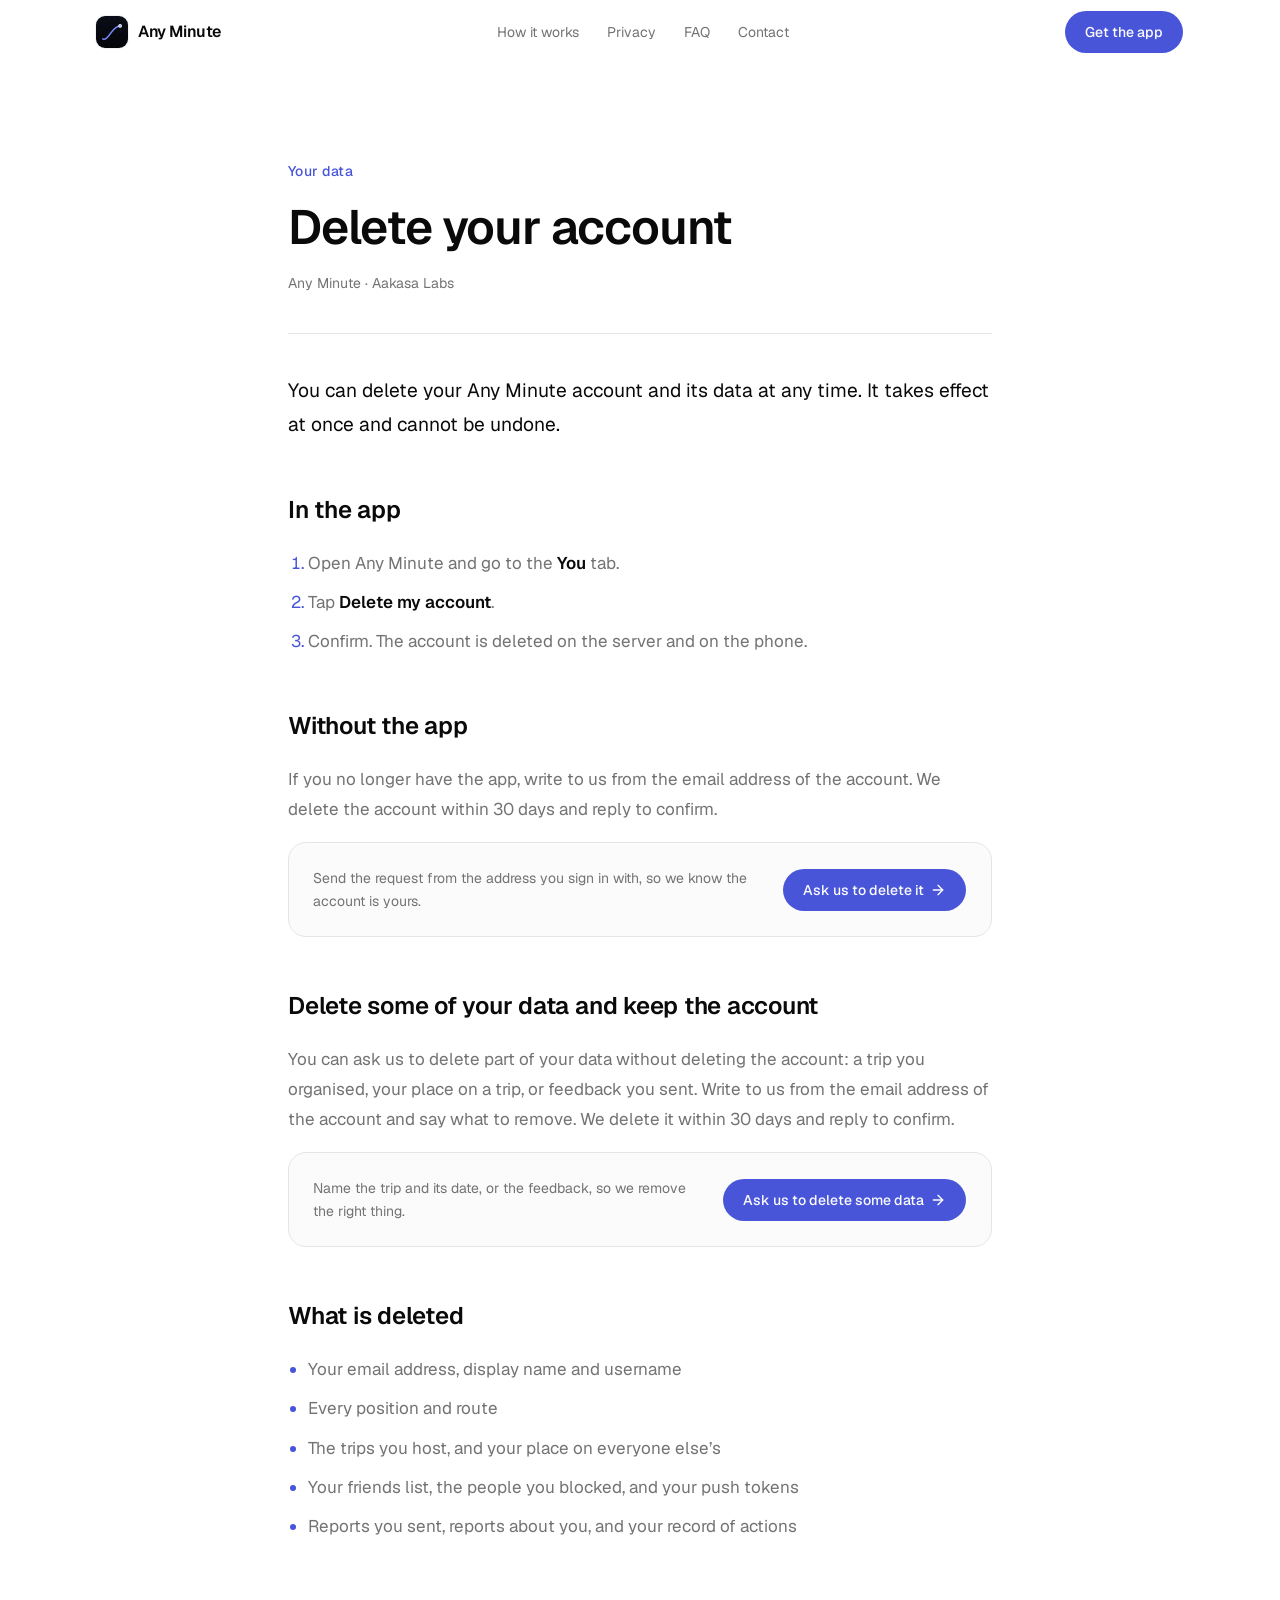
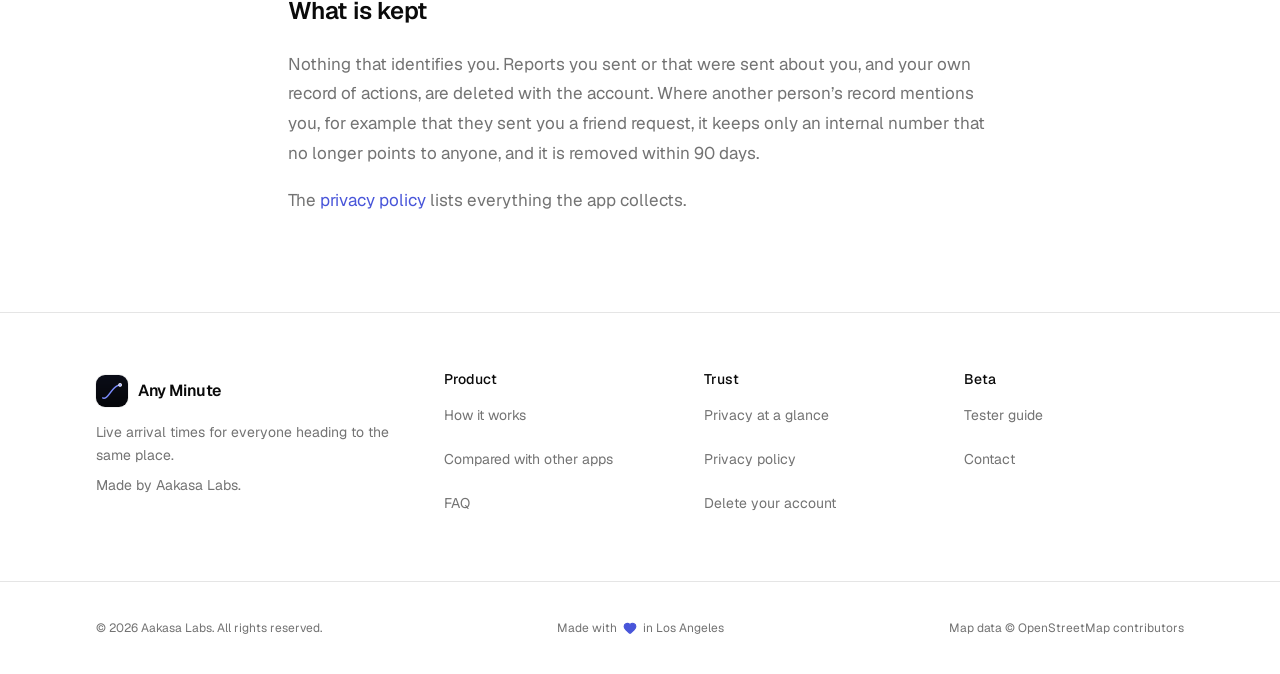
<file: delete.html>
<!doctype html>
<html lang="en">
  <head>
    <meta charset="UTF-8" />
    <meta name="viewport" content="width=device-width, initial-scale=1.0" />
    <title>Delete your account · Any Minute</title>
    <meta name="description" content="How to delete your Any Minute account and its data, in the app or by email." />
    <link rel="canonical" href="https://anyminute.app/delete.html" />
    <meta property="og:site_name" content="Any Minute" />
    <meta property="og:type" content="website" />
    <meta property="og:title" content="Delete your account · Any Minute" />
    <meta property="og:description" content="How to delete your Any Minute account and its data, in the app or by email." />
    <meta property="og:url" content="https://anyminute.app/delete.html" />
    <meta property="og:image" content="https://anyminute.app/img/og/home.jpg" />
    <meta property="og:image:type" content="image/jpeg" />
    <meta property="og:image:width" content="1200" />
    <meta property="og:image:height" content="630" />
    <meta property="og:image:alt" content="Any Minute: everyone’s arrival time on one map" />
    <meta name="twitter:card" content="summary_large_image" />
    <meta name="theme-color" content="#05060a" media="(prefers-color-scheme: dark)" />
    <meta name="theme-color" content="#ffffff" media="(prefers-color-scheme: light)" />
    <link rel="icon" href="/favicon.ico" sizes="32x32" />
    <link rel="icon" type="image/png" sizes="96x96" href="/favicon.png" />
    <link rel="apple-touch-icon" href="/img/icon.png" />
    <script>
      (function () {
        var m = window.matchMedia('(prefers-color-scheme: dark)');
        var set = function () { document.documentElement.classList.toggle('dark', m.matches); };
        set(); m.addEventListener('change', set);
      })();
    </script>
    <script type="module" crossorigin src="/assets/entry-client-mf2HzN6K.js"></script>
    <link rel="stylesheet" crossorigin href="/assets/entry-client-ClM1xwQC.css">
  </head>
  <body data-page="delete">
    <div id="root"><link rel="preload" as="image" href="/img/icon.png"/><div class="flex min-h-svh flex-col"><header class="sticky top-0 z-50 transition-colors duration-300 border-b border-transparent"><div class="mx-auto w-full max-w-6xl px-5 sm:px-6 lg:px-8 flex h-16 items-center justify-between"><a href="/" class="flex min-h-11 items-center gap-2.5 font-semibold tracking-tight"><img src="/img/icon.png" alt="" class="size-8 rounded-[9px] ring-1 ring-black/5 dark:ring-white/10"/><span>Any Minute</span></a><nav class="hidden items-center gap-1 md:flex"><a href="/#how" class="group flex h-11 items-center text-sm transition-colors hover:text-foreground text-muted-foreground"><span class="rounded-full px-3 py-1.5">How it works</span></a><a href="/#privacy" class="group flex h-11 items-center text-sm transition-colors hover:text-foreground text-muted-foreground"><span class="rounded-full px-3 py-1.5">Privacy</span></a><a href="/#faq" class="group flex h-11 items-center text-sm transition-colors hover:text-foreground text-muted-foreground"><span class="rounded-full px-3 py-1.5">FAQ</span></a><a href="/#contact" class="group flex h-11 items-center text-sm transition-colors hover:text-foreground text-muted-foreground"><span class="rounded-full px-3 py-1.5">Contact</span></a></nav><div class="flex items-center gap-2"><a href="/#get" data-slot="button" data-variant="default" data-size="default" class="group/button shrink-0 items-center justify-center border border-transparent bg-clip-padding text-sm font-medium whitespace-nowrap transition-all outline-none select-none focus-visible:border-ring focus-visible:ring-3 focus-visible:ring-ring/50 active:not-aria-[haspopup]:translate-y-px disabled:pointer-events-none disabled:opacity-50 aria-invalid:border-destructive aria-invalid:ring-3 aria-invalid:ring-destructive/20 dark:aria-invalid:border-destructive/50 dark:aria-invalid:ring-destructive/40 [&amp;_svg]:pointer-events-none [&amp;_svg]:shrink-0 [&amp;_svg:not([class*=&#x27;size-&#x27;])]:size-4 bg-primary text-primary-foreground hover:bg-primary/80 gap-1.5 has-data-[icon=inline-end]:pr-2 has-data-[icon=inline-start]:pl-2 hidden h-11 rounded-full px-5 sm:inline-flex">Get the app</a><button data-slot="button" data-variant="ghost" data-size="icon" class="group/button inline-flex shrink-0 items-center justify-center rounded-lg border border-transparent bg-clip-padding text-sm font-medium whitespace-nowrap transition-all outline-none select-none focus-visible:border-ring focus-visible:ring-3 focus-visible:ring-ring/50 active:not-aria-[haspopup]:translate-y-px disabled:pointer-events-none disabled:opacity-50 aria-invalid:border-destructive aria-invalid:ring-3 aria-invalid:ring-destructive/20 dark:aria-invalid:border-destructive/50 dark:aria-invalid:ring-destructive/40 [&amp;_svg]:pointer-events-none [&amp;_svg]:shrink-0 hover:bg-muted hover:text-foreground aria-expanded:bg-muted aria-expanded:text-foreground dark:hover:bg-muted/50 -mr-2.5 size-11 md:hidden [&amp;_svg:not([class*=&#x27;size-&#x27;])]:size-5" aria-label="Open menu" aria-expanded="false"><svg xmlns="http://www.w3.org/2000/svg" width="24" height="24" viewBox="0 0 24 24" fill="none" stroke="currentColor" stroke-width="2" stroke-linecap="round" stroke-linejoin="round" class="lucide lucide-menu" aria-hidden="true"><path d="M4 5h16"></path><path d="M4 12h16"></path><path d="M4 19h16"></path></svg></button></div></div></header><main class="flex-1"><article class="mx-auto w-full px-10 sm:px-6 lg:px-8 max-w-3xl pt-10 pb-16 sm:pt-16 sm:pb-24 lg:pt-24"><header class="space-y-3 border-b pb-8 sm:space-y-4 sm:pb-10"><p class="text-sm font-medium tracking-wide text-brand">Your data</p><h1 class="text-[2rem] leading-tight font-semibold tracking-tight text-balance sm:text-5xl">Delete your account</h1><p class="text-sm text-muted-foreground">Any Minute · Aakasa Labs</p></header><div class="doc mt-8 sm:mt-10"><p class="lede">You can delete your Any Minute account and its data at any time. It takes effect at once and cannot be undone.</p><h2>In the app</h2><ol><li>Open Any Minute and go to the <strong>You</strong> tab.</li><li>Tap <strong>Delete my account</strong>.</li><li>Confirm. The account is deleted on the server and on the phone.</li></ol><h2>Without the app</h2><p>If you no longer have the app, write to us from the email address of the account. We delete the account within 30 days and reply to confirm.</p><div class="-mx-5 sm:mx-0 not-doc my-8 flex flex-col gap-4 rounded-2xl border bg-muted/40 p-5 sm:my-10 sm:flex-row sm:items-center sm:justify-between sm:p-6"><p class="text-sm leading-relaxed text-muted-foreground">Send the request from the address you sign in with, so we know the account is yours.</p><a href="#contact" data-slot="button" data-variant="default" data-size="default" class="group/button inline-flex items-center justify-center border border-transparent bg-clip-padding text-sm font-medium whitespace-nowrap transition-all outline-none select-none focus-visible:border-ring focus-visible:ring-3 focus-visible:ring-ring/50 active:not-aria-[haspopup]:translate-y-px disabled:pointer-events-none disabled:opacity-50 aria-invalid:border-destructive aria-invalid:ring-3 aria-invalid:ring-destructive/20 dark:aria-invalid:border-destructive/50 dark:aria-invalid:ring-destructive/40 [&amp;_svg]:pointer-events-none [&amp;_svg]:shrink-0 [&amp;_svg:not([class*=&#x27;size-&#x27;])]:size-4 bg-primary text-primary-foreground hover:bg-primary/80 gap-1.5 has-data-[icon=inline-end]:pr-2 has-data-[icon=inline-start]:pl-2 h-11 shrink-0 rounded-full px-5">Ask us to delete it<!-- --> <svg xmlns="http://www.w3.org/2000/svg" width="24" height="24" viewBox="0 0 24 24" fill="none" stroke="currentColor" stroke-width="2" stroke-linecap="round" stroke-linejoin="round" class="lucide lucide-arrow-right" aria-hidden="true"><path d="M5 12h14"></path><path d="m12 5 7 7-7 7"></path></svg></a></div><h2>Delete some of your data and keep the account</h2><p>You can ask us to delete part of your data without deleting the account: a trip you organised, your place on a trip, or feedback you sent. Write to us from the email address of the account and say what to remove. We delete it within 30 days and reply to confirm.</p><div class="-mx-5 sm:mx-0 not-doc my-8 flex flex-col gap-4 rounded-2xl border bg-muted/40 p-5 sm:my-10 sm:flex-row sm:items-center sm:justify-between sm:p-6"><p class="text-sm leading-relaxed text-muted-foreground">Name the trip and its date, or the feedback, so we remove the right thing.</p><a href="#contact" data-slot="button" data-variant="default" data-size="default" class="group/button inline-flex items-center justify-center border border-transparent bg-clip-padding text-sm font-medium whitespace-nowrap transition-all outline-none select-none focus-visible:border-ring focus-visible:ring-3 focus-visible:ring-ring/50 active:not-aria-[haspopup]:translate-y-px disabled:pointer-events-none disabled:opacity-50 aria-invalid:border-destructive aria-invalid:ring-3 aria-invalid:ring-destructive/20 dark:aria-invalid:border-destructive/50 dark:aria-invalid:ring-destructive/40 [&amp;_svg]:pointer-events-none [&amp;_svg]:shrink-0 [&amp;_svg:not([class*=&#x27;size-&#x27;])]:size-4 bg-primary text-primary-foreground hover:bg-primary/80 gap-1.5 has-data-[icon=inline-end]:pr-2 has-data-[icon=inline-start]:pl-2 h-11 shrink-0 rounded-full px-5">Ask us to delete some data<!-- --> <svg xmlns="http://www.w3.org/2000/svg" width="24" height="24" viewBox="0 0 24 24" fill="none" stroke="currentColor" stroke-width="2" stroke-linecap="round" stroke-linejoin="round" class="lucide lucide-arrow-right" aria-hidden="true"><path d="M5 12h14"></path><path d="m12 5 7 7-7 7"></path></svg></a></div><h2>What is deleted</h2><ul><li>Your email address, display name and username</li><li>Every position and route</li><li>The trips you host, and your place on everyone else’s</li><li>Your friends list, the people you blocked, and your push tokens</li><li>Reports you sent, reports about you, and your record of actions</li></ul><h2>What is kept</h2><p>Nothing that identifies you. Reports you sent or that were sent about you, and your own record of actions, are deleted with the account. Where another person’s record mentions you, for example that they sent you a friend request, it keeps only an internal number that no longer points to anyone, and it is removed within 90 days.</p><p>The <a href="/privacy.html">privacy policy</a> lists everything the app collects.</p></div></article></main><footer class="border-t"><div class="mx-auto w-full max-w-6xl px-10 sm:px-6 lg:px-8 grid grid-cols-2 gap-x-6 gap-y-8 py-12 sm:grid-cols-3 sm:py-14 md:grid-cols-[1.4fr_1fr_1fr_1fr] md:gap-10"><div class="col-span-2 space-y-2 sm:col-span-3 md:col-span-1"><a href="/" class="flex min-h-11 items-center gap-2.5 font-semibold tracking-tight"><img src="/img/icon.png" alt="" class="size-8 rounded-[9px] ring-1 ring-black/5 dark:ring-white/10"/><span>Any Minute</span></a><p class="max-w-xs text-sm leading-relaxed text-muted-foreground">Live arrival times for everyone heading to the same place.</p><p class="text-sm text-muted-foreground">Made by Aakasa Labs.</p></div><div class="space-y-1"><h3 class="text-sm font-medium">Product</h3><ul><li><a href="/#how" class="flex min-h-11 items-center text-sm text-muted-foreground transition-colors hover:text-foreground">How it works</a></li><li><a href="/compare.html" class="flex min-h-11 items-center text-sm text-muted-foreground transition-colors hover:text-foreground">Compared with other apps</a></li><li><a href="/#faq" class="flex min-h-11 items-center text-sm text-muted-foreground transition-colors hover:text-foreground">FAQ</a></li></ul></div><div class="space-y-1"><h3 class="text-sm font-medium">Trust</h3><ul><li><a href="/#privacy" class="flex min-h-11 items-center text-sm text-muted-foreground transition-colors hover:text-foreground">Privacy at a glance</a></li><li><a href="/privacy.html" class="flex min-h-11 items-center text-sm text-muted-foreground transition-colors hover:text-foreground">Privacy policy</a></li><li><a href="/delete.html" class="flex min-h-11 items-center text-sm text-muted-foreground transition-colors hover:text-foreground">Delete your account</a></li></ul></div><div class="space-y-1"><h3 class="text-sm font-medium">Beta</h3><ul><li><a href="/testing.html" class="flex min-h-11 items-center text-sm text-muted-foreground transition-colors hover:text-foreground">Tester guide</a></li><li><a href="/#contact" class="flex min-h-11 items-center text-sm text-muted-foreground transition-colors hover:text-foreground">Contact</a></li></ul></div></div><div class="border-t"><div class="mx-auto w-full max-w-6xl px-10 sm:px-6 lg:px-8 grid gap-2 py-6 text-xs text-muted-foreground sm:grid-cols-[1fr_auto_1fr] sm:items-center sm:gap-6"><span>© <!-- -->2026<!-- --> Aakasa Labs. All rights reserved.</span><span class="inline-flex items-center gap-1.5 sm:justify-self-center">Made with <svg xmlns="http://www.w3.org/2000/svg" width="24" height="24" viewBox="0 0 24 24" fill="none" stroke="currentColor" stroke-width="2" stroke-linecap="round" stroke-linejoin="round" class="lucide lucide-heart size-3.5 fill-brand text-brand" aria-hidden="true"><path d="M2 9.5a5.5 5.5 0 0 1 9.591-3.676.56.56 0 0 0 .818 0A5.49 5.49 0 0 1 22 9.5c0 2.29-1.5 4-3 5.5l-5.492 5.313a2 2 0 0 1-3 .019L5 15c-1.5-1.5-3-3.2-3-5.5"></path></svg><span class="sr-only">love</span> in Los Angeles</span><a href="https://www.openstreetmap.org/copyright" class="inline-flex min-h-11 items-center hover:text-foreground sm:justify-self-end">Map data © OpenStreetMap contributors</a></div></div></footer></div></div>
  </body>
</html>
</file>
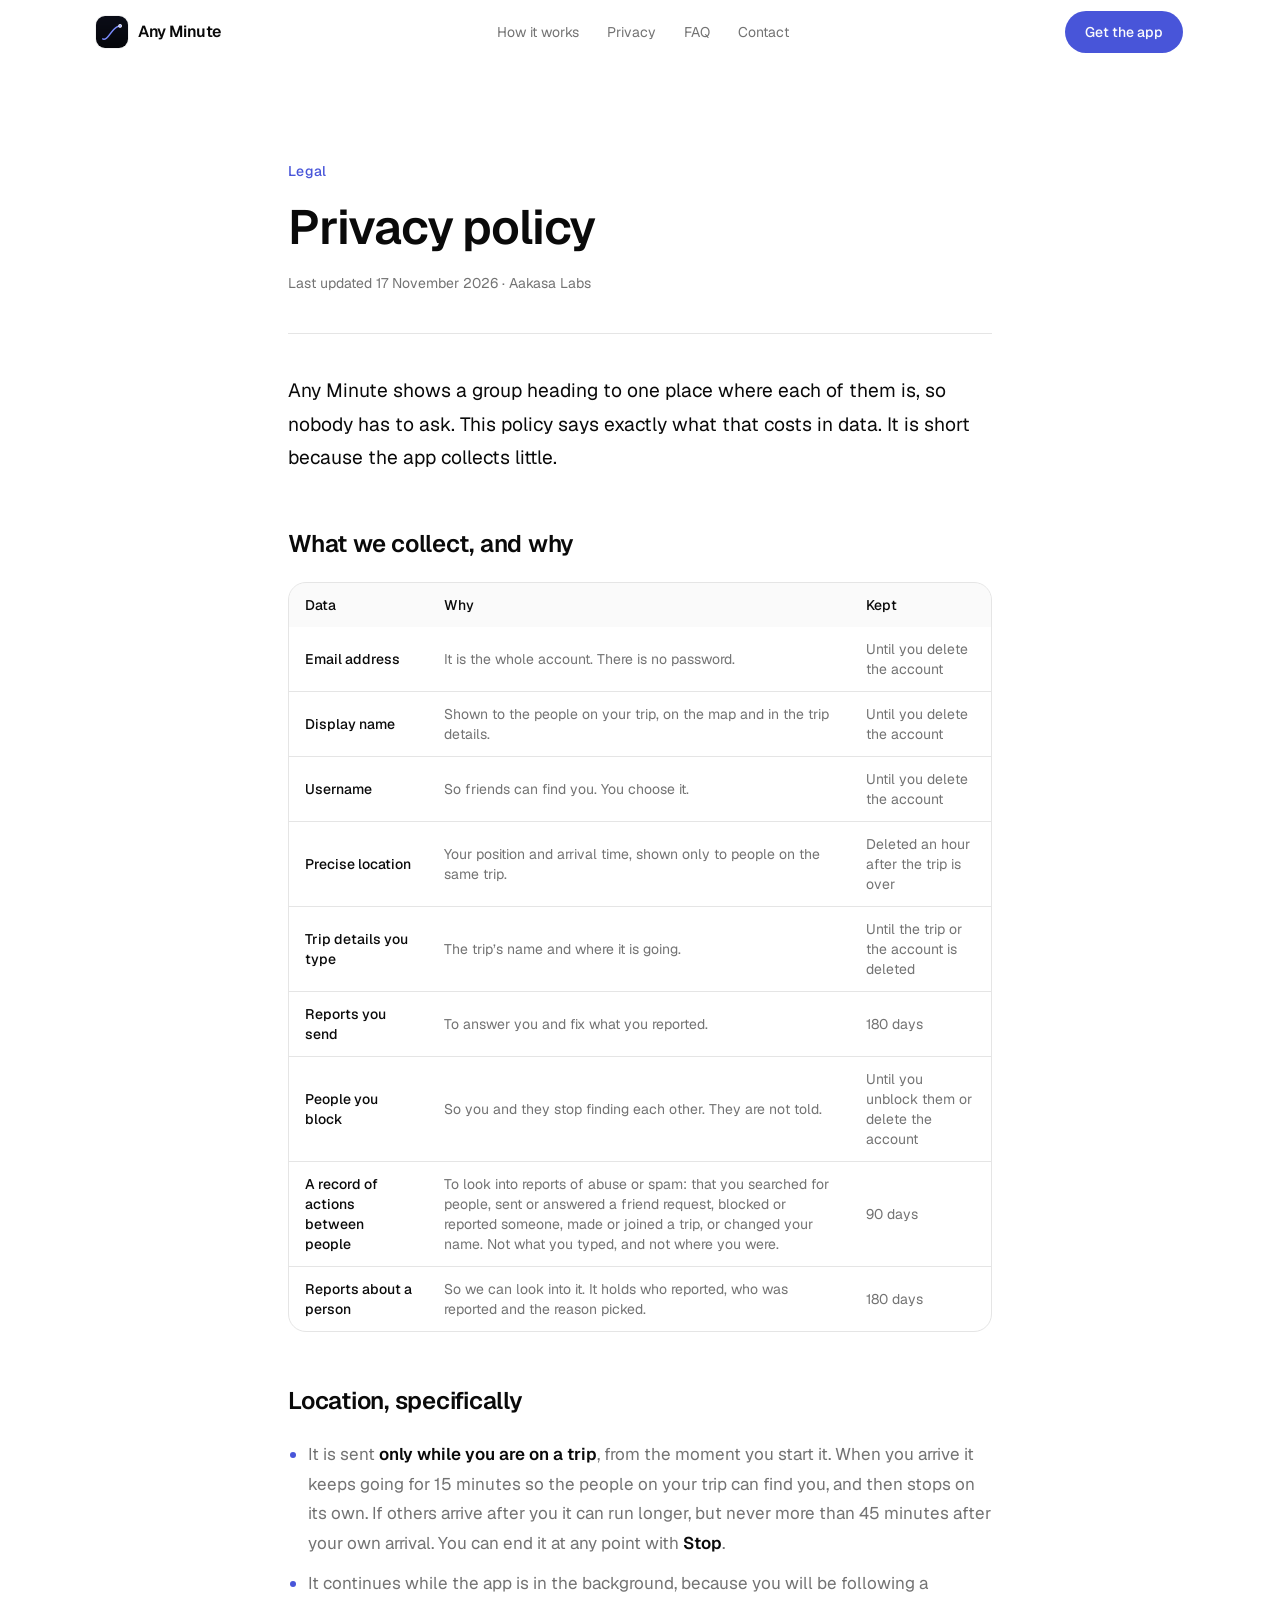
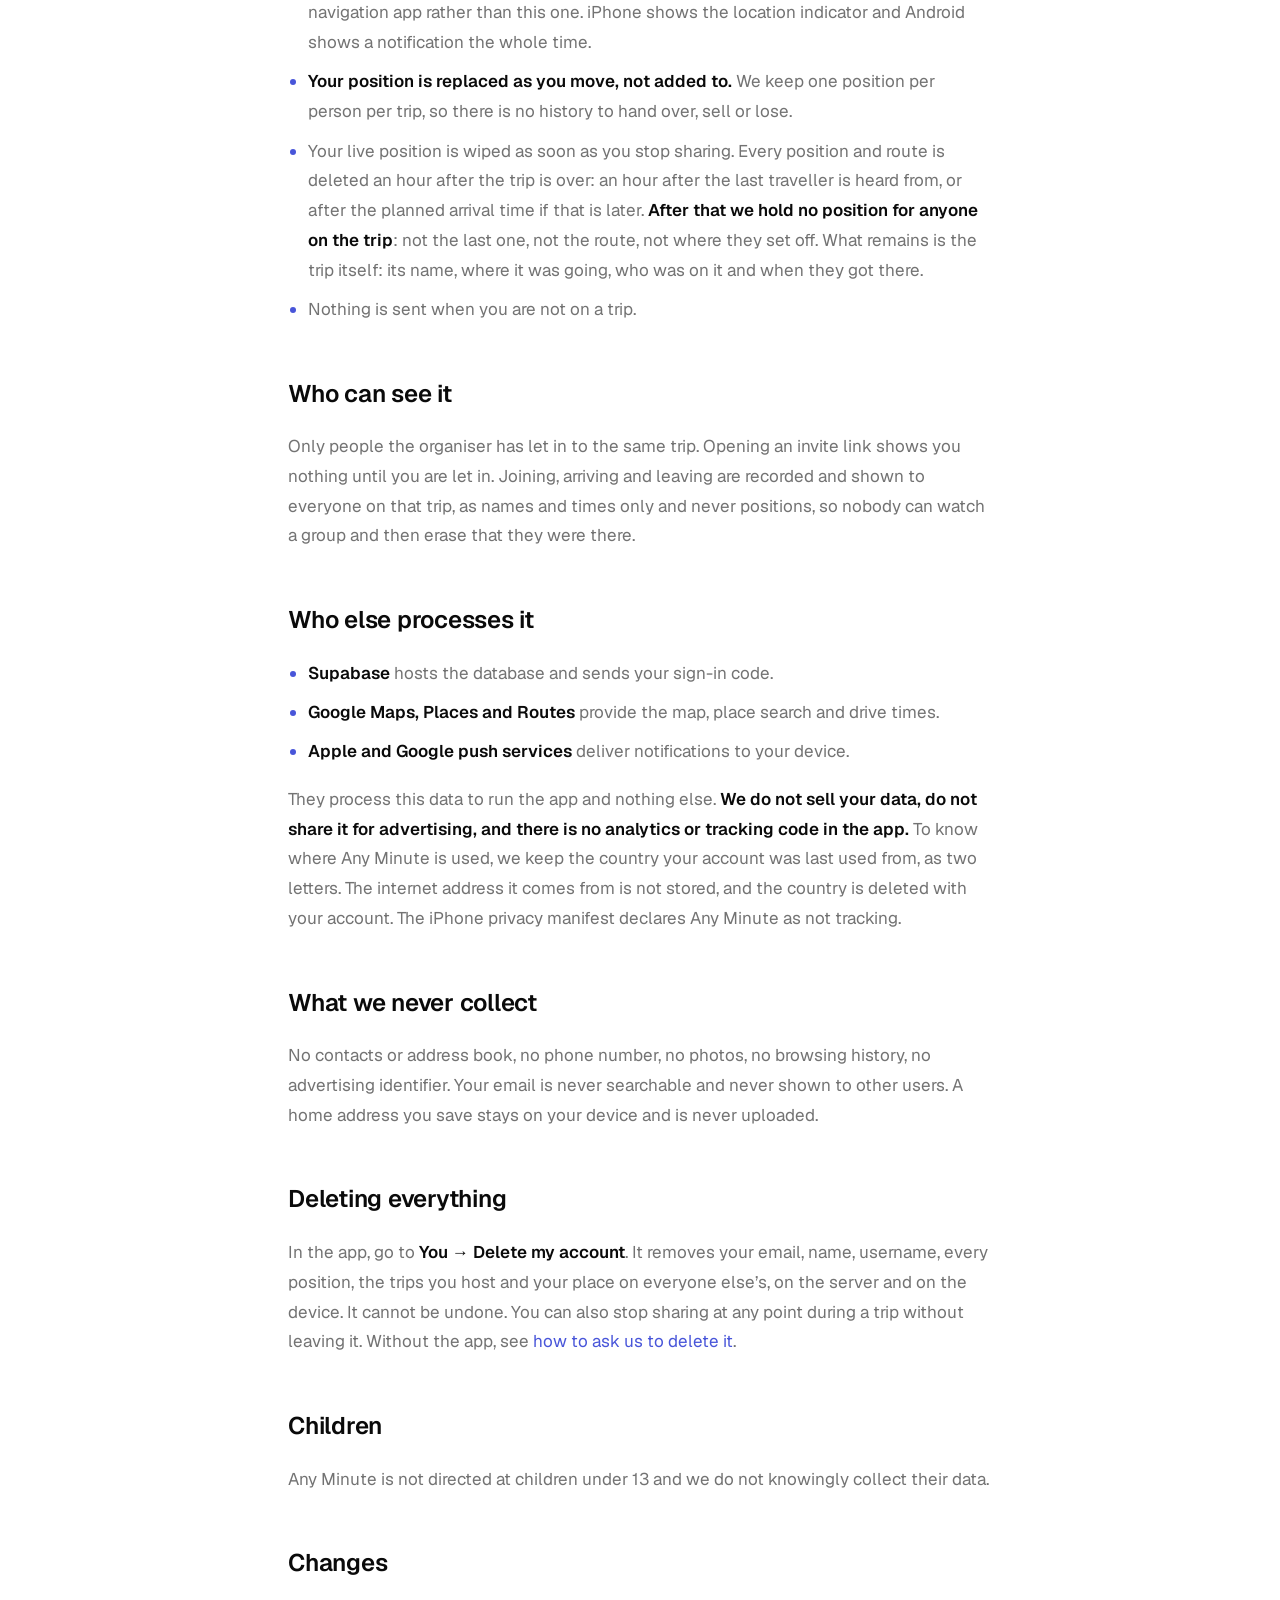
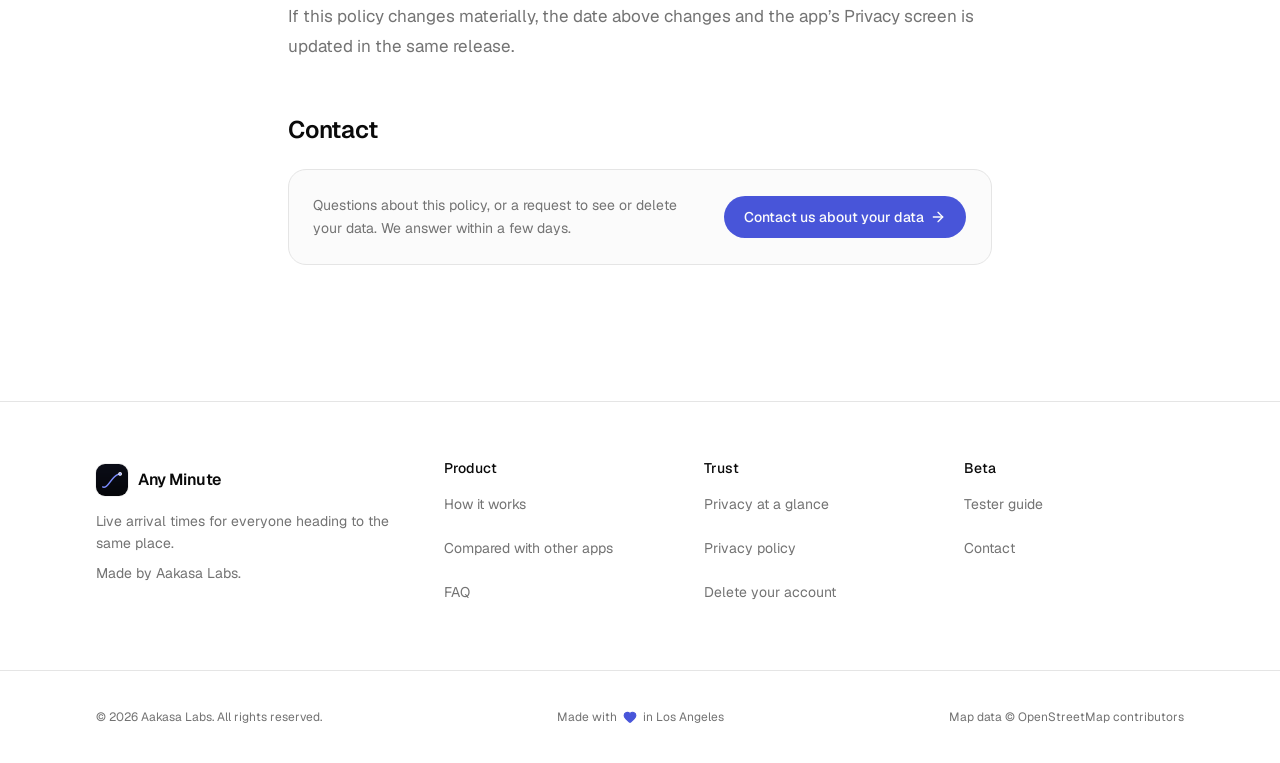
<file: privacy.html>
<!doctype html>
<html lang="en">
  <head>
    <meta charset="UTF-8" />
    <meta name="viewport" content="width=device-width, initial-scale=1.0" />
    <title>Privacy policy · Any Minute</title>
    <meta name="description" content="What Any Minute collects, why, who sees it and when it is deleted." />
    <link rel="canonical" href="https://anyminute.app/privacy.html" />
    <meta property="og:site_name" content="Any Minute" />
    <meta property="og:type" content="website" />
    <meta property="og:title" content="Privacy policy · Any Minute" />
    <meta property="og:description" content="What Any Minute collects, why, who sees it and when it is deleted." />
    <meta property="og:url" content="https://anyminute.app/privacy.html" />
    <meta property="og:image" content="https://anyminute.app/img/og/home.jpg" />
    <meta property="og:image:type" content="image/jpeg" />
    <meta property="og:image:width" content="1200" />
    <meta property="og:image:height" content="630" />
    <meta property="og:image:alt" content="Any Minute: everyone’s arrival time on one map" />
    <meta name="twitter:card" content="summary_large_image" />
    <meta name="theme-color" content="#05060a" media="(prefers-color-scheme: dark)" />
    <meta name="theme-color" content="#ffffff" media="(prefers-color-scheme: light)" />
    <link rel="icon" href="/favicon.ico" sizes="32x32" />
    <link rel="icon" type="image/png" sizes="96x96" href="/favicon.png" />
    <link rel="apple-touch-icon" href="/img/icon.png" />
    <script>
      (function () {
        var m = window.matchMedia('(prefers-color-scheme: dark)');
        var set = function () { document.documentElement.classList.toggle('dark', m.matches); };
        set(); m.addEventListener('change', set);
      })();
    </script>
    <script type="module" crossorigin src="/assets/entry-client-mf2HzN6K.js"></script>
    <link rel="stylesheet" crossorigin href="/assets/entry-client-ClM1xwQC.css">
  </head>
  <body data-page="privacy">
    <div id="root"><link rel="preload" as="image" href="/img/icon.png"/><div class="flex min-h-svh flex-col"><header class="sticky top-0 z-50 transition-colors duration-300 border-b border-transparent"><div class="mx-auto w-full max-w-6xl px-5 sm:px-6 lg:px-8 flex h-16 items-center justify-between"><a href="/" class="flex min-h-11 items-center gap-2.5 font-semibold tracking-tight"><img src="/img/icon.png" alt="" class="size-8 rounded-[9px] ring-1 ring-black/5 dark:ring-white/10"/><span>Any Minute</span></a><nav class="hidden items-center gap-1 md:flex"><a href="/#how" class="group flex h-11 items-center text-sm transition-colors hover:text-foreground text-muted-foreground"><span class="rounded-full px-3 py-1.5">How it works</span></a><a href="/#privacy" class="group flex h-11 items-center text-sm transition-colors hover:text-foreground text-muted-foreground"><span class="rounded-full px-3 py-1.5">Privacy</span></a><a href="/#faq" class="group flex h-11 items-center text-sm transition-colors hover:text-foreground text-muted-foreground"><span class="rounded-full px-3 py-1.5">FAQ</span></a><a href="/#contact" class="group flex h-11 items-center text-sm transition-colors hover:text-foreground text-muted-foreground"><span class="rounded-full px-3 py-1.5">Contact</span></a></nav><div class="flex items-center gap-2"><a href="/#get" data-slot="button" data-variant="default" data-size="default" class="group/button shrink-0 items-center justify-center border border-transparent bg-clip-padding text-sm font-medium whitespace-nowrap transition-all outline-none select-none focus-visible:border-ring focus-visible:ring-3 focus-visible:ring-ring/50 active:not-aria-[haspopup]:translate-y-px disabled:pointer-events-none disabled:opacity-50 aria-invalid:border-destructive aria-invalid:ring-3 aria-invalid:ring-destructive/20 dark:aria-invalid:border-destructive/50 dark:aria-invalid:ring-destructive/40 [&amp;_svg]:pointer-events-none [&amp;_svg]:shrink-0 [&amp;_svg:not([class*=&#x27;size-&#x27;])]:size-4 bg-primary text-primary-foreground hover:bg-primary/80 gap-1.5 has-data-[icon=inline-end]:pr-2 has-data-[icon=inline-start]:pl-2 hidden h-11 rounded-full px-5 sm:inline-flex">Get the app</a><button data-slot="button" data-variant="ghost" data-size="icon" class="group/button inline-flex shrink-0 items-center justify-center rounded-lg border border-transparent bg-clip-padding text-sm font-medium whitespace-nowrap transition-all outline-none select-none focus-visible:border-ring focus-visible:ring-3 focus-visible:ring-ring/50 active:not-aria-[haspopup]:translate-y-px disabled:pointer-events-none disabled:opacity-50 aria-invalid:border-destructive aria-invalid:ring-3 aria-invalid:ring-destructive/20 dark:aria-invalid:border-destructive/50 dark:aria-invalid:ring-destructive/40 [&amp;_svg]:pointer-events-none [&amp;_svg]:shrink-0 hover:bg-muted hover:text-foreground aria-expanded:bg-muted aria-expanded:text-foreground dark:hover:bg-muted/50 -mr-2.5 size-11 md:hidden [&amp;_svg:not([class*=&#x27;size-&#x27;])]:size-5" aria-label="Open menu" aria-expanded="false"><svg xmlns="http://www.w3.org/2000/svg" width="24" height="24" viewBox="0 0 24 24" fill="none" stroke="currentColor" stroke-width="2" stroke-linecap="round" stroke-linejoin="round" class="lucide lucide-menu" aria-hidden="true"><path d="M4 5h16"></path><path d="M4 12h16"></path><path d="M4 19h16"></path></svg></button></div></div></header><main class="flex-1"><article class="mx-auto w-full px-10 sm:px-6 lg:px-8 max-w-3xl pt-10 pb-16 sm:pt-16 sm:pb-24 lg:pt-24"><header class="space-y-3 border-b pb-8 sm:space-y-4 sm:pb-10"><p class="text-sm font-medium tracking-wide text-brand">Legal</p><h1 class="text-[2rem] leading-tight font-semibold tracking-tight text-balance sm:text-5xl">Privacy policy</h1><p class="text-sm text-muted-foreground">Last updated 17 November 2026 · Aakasa Labs</p></header><div class="doc mt-8 sm:mt-10"><p class="lede">Any Minute shows a group heading to one place where each of them is, so nobody has to ask. This policy says exactly what that costs in data. It is short because the app collects little.</p><h2>What we collect, and why</h2><div class="not-doc -mx-5 overflow-x-auto rounded-2xl border sm:mx-0"><table class="block w-full text-left text-sm sm:table"><thead class="hidden bg-muted/50 text-foreground sm:table-header-group"><tr><th class="px-4 py-3 font-medium">Data</th><th class="px-4 py-3 font-medium">Why</th><th class="px-4 py-3 font-medium">Kept</th></tr></thead><tbody class="block divide-y text-muted-foreground sm:table-row-group"><tr class="block space-y-1 px-4 py-3.5 sm:table-row sm:space-y-0 sm:p-0"><td class="block font-medium text-foreground sm:table-cell sm:px-4 sm:py-3">Email address</td><td class="block sm:table-cell sm:px-4 sm:py-3">It is the whole account. There is no password.</td><td class="block text-foreground/70 sm:table-cell sm:px-4 sm:py-3 sm:text-muted-foreground"><span class="sm:hidden">Kept: </span>Until you delete the account</td></tr><tr class="block space-y-1 px-4 py-3.5 sm:table-row sm:space-y-0 sm:p-0"><td class="block font-medium text-foreground sm:table-cell sm:px-4 sm:py-3">Display name</td><td class="block sm:table-cell sm:px-4 sm:py-3">Shown to the people on your trip, on the map and in the trip details.</td><td class="block text-foreground/70 sm:table-cell sm:px-4 sm:py-3 sm:text-muted-foreground"><span class="sm:hidden">Kept: </span>Until you delete the account</td></tr><tr class="block space-y-1 px-4 py-3.5 sm:table-row sm:space-y-0 sm:p-0"><td class="block font-medium text-foreground sm:table-cell sm:px-4 sm:py-3">Username</td><td class="block sm:table-cell sm:px-4 sm:py-3">So friends can find you. You choose it.</td><td class="block text-foreground/70 sm:table-cell sm:px-4 sm:py-3 sm:text-muted-foreground"><span class="sm:hidden">Kept: </span>Until you delete the account</td></tr><tr class="block space-y-1 px-4 py-3.5 sm:table-row sm:space-y-0 sm:p-0"><td class="block font-medium text-foreground sm:table-cell sm:px-4 sm:py-3">Precise location</td><td class="block sm:table-cell sm:px-4 sm:py-3">Your position and arrival time, shown only to people on the same trip.</td><td class="block text-foreground/70 sm:table-cell sm:px-4 sm:py-3 sm:text-muted-foreground"><span class="sm:hidden">Kept: </span>Deleted an hour after the trip is over</td></tr><tr class="block space-y-1 px-4 py-3.5 sm:table-row sm:space-y-0 sm:p-0"><td class="block font-medium text-foreground sm:table-cell sm:px-4 sm:py-3">Trip details you type</td><td class="block sm:table-cell sm:px-4 sm:py-3">The trip’s name and where it is going.</td><td class="block text-foreground/70 sm:table-cell sm:px-4 sm:py-3 sm:text-muted-foreground"><span class="sm:hidden">Kept: </span>Until the trip or the account is deleted</td></tr><tr class="block space-y-1 px-4 py-3.5 sm:table-row sm:space-y-0 sm:p-0"><td class="block font-medium text-foreground sm:table-cell sm:px-4 sm:py-3">Reports you send</td><td class="block sm:table-cell sm:px-4 sm:py-3">To answer you and fix what you reported.</td><td class="block text-foreground/70 sm:table-cell sm:px-4 sm:py-3 sm:text-muted-foreground"><span class="sm:hidden">Kept: </span>180 days</td></tr><tr class="block space-y-1 px-4 py-3.5 sm:table-row sm:space-y-0 sm:p-0"><td class="block font-medium text-foreground sm:table-cell sm:px-4 sm:py-3">People you block</td><td class="block sm:table-cell sm:px-4 sm:py-3">So you and they stop finding each other. They are not told.</td><td class="block text-foreground/70 sm:table-cell sm:px-4 sm:py-3 sm:text-muted-foreground"><span class="sm:hidden">Kept: </span>Until you unblock them or delete the account</td></tr><tr class="block space-y-1 px-4 py-3.5 sm:table-row sm:space-y-0 sm:p-0"><td class="block font-medium text-foreground sm:table-cell sm:px-4 sm:py-3">A record of actions between people</td><td class="block sm:table-cell sm:px-4 sm:py-3">To look into reports of abuse or spam: that you searched for people, sent or answered a friend request, blocked or reported someone, made or joined a trip, or changed your name. Not what you typed, and not where you were.</td><td class="block text-foreground/70 sm:table-cell sm:px-4 sm:py-3 sm:text-muted-foreground"><span class="sm:hidden">Kept: </span>90 days</td></tr><tr class="block space-y-1 px-4 py-3.5 sm:table-row sm:space-y-0 sm:p-0"><td class="block font-medium text-foreground sm:table-cell sm:px-4 sm:py-3">Reports about a person</td><td class="block sm:table-cell sm:px-4 sm:py-3">So we can look into it. It holds who reported, who was reported and the reason picked.</td><td class="block text-foreground/70 sm:table-cell sm:px-4 sm:py-3 sm:text-muted-foreground"><span class="sm:hidden">Kept: </span>180 days</td></tr></tbody></table></div><h2>Location, specifically</h2><ul><li>It is sent <strong>only while you are on a trip</strong>, from the moment you start it. When you arrive it keeps going for 15 minutes so the people on your trip can find you, and then stops on its own. If others arrive after you it can run longer, but never more than 45 minutes after your own arrival. You can end it at any point with<!-- --> <strong>Stop</strong>.</li><li>It continues while the app is in the background, because you will be following a navigation app rather than this one. iPhone shows the location indicator and Android shows a notification the whole time.</li><li><strong>Your position is replaced as you move, not added to.</strong> We keep one position per person per trip, so there is no history to hand over, sell or lose.</li><li>Your live position is wiped as soon as you stop sharing. Every position and route is deleted an hour after the trip is over: an hour after the last traveller is heard from, or after the planned arrival time if that is later. <strong>After that we hold no position for anyone on the trip</strong>: not the last one, not the route, not where they set off. What remains is the trip itself: its name, where it was going, who was on it and when they got there.</li><li>Nothing is sent when you are not on a trip.</li></ul><h2>Who can see it</h2><p>Only people the organiser has let in to the same trip. Opening an invite link shows you nothing until you are let in. Joining, arriving and leaving are recorded and shown to everyone on that trip, as names and times only and never positions, so nobody can watch a group and then erase that they were there.</p><h2>Who else processes it</h2><ul><li><strong>Supabase</strong> hosts the database and sends your sign-in code.</li><li><strong>Google Maps, Places and Routes</strong> provide the map, place search and drive times.</li><li><strong>Apple and Google push services</strong> deliver notifications to your device.</li></ul><p>They process this data to run the app and nothing else.<!-- --> <strong>We do not sell your data, do not share it for advertising, and there is no analytics or tracking code in the app.</strong> <!-- -->To know where Any Minute is used, we keep the country your account was last used from, as two letters. The internet address it comes from is not stored, and the country is deleted with your account.<!-- --> <!-- -->The iPhone privacy manifest declares Any Minute as not tracking.</p><h2>What we never collect</h2><p>No contacts or address book, no phone number, no photos, no browsing history, no advertising identifier. Your email is never searchable and never shown to other users. A home address you save stays on your device and is never uploaded.</p><h2>Deleting everything</h2><p>In the app, go to <strong>You → Delete my account</strong>. It removes your email, name, username, every position, the trips you host and your place on everyone else’s, on the server and on the device. It cannot be undone. You can also stop sharing at any point during a trip without leaving it. Without the app, see<!-- --> <a href="/delete.html">how to ask us to delete it</a>.</p><h2>Children</h2><p>Any Minute is not directed at children under 13 and we do not knowingly collect their data.</p><h2>Changes</h2><p>If this policy changes materially, the date above changes and the app’s Privacy screen is updated in the same release.</p><h2>Contact</h2><div class="-mx-5 sm:mx-0 not-doc my-8 flex flex-col gap-4 rounded-2xl border bg-muted/40 p-5 sm:my-10 sm:flex-row sm:items-center sm:justify-between sm:p-6"><p class="text-sm leading-relaxed text-muted-foreground">Questions about this policy, or a request to see or delete your data. We answer within a few days.</p><a href="#contact" data-slot="button" data-variant="default" data-size="default" class="group/button inline-flex items-center justify-center border border-transparent bg-clip-padding text-sm font-medium whitespace-nowrap transition-all outline-none select-none focus-visible:border-ring focus-visible:ring-3 focus-visible:ring-ring/50 active:not-aria-[haspopup]:translate-y-px disabled:pointer-events-none disabled:opacity-50 aria-invalid:border-destructive aria-invalid:ring-3 aria-invalid:ring-destructive/20 dark:aria-invalid:border-destructive/50 dark:aria-invalid:ring-destructive/40 [&amp;_svg]:pointer-events-none [&amp;_svg]:shrink-0 [&amp;_svg:not([class*=&#x27;size-&#x27;])]:size-4 bg-primary text-primary-foreground hover:bg-primary/80 gap-1.5 has-data-[icon=inline-end]:pr-2 has-data-[icon=inline-start]:pl-2 h-11 shrink-0 rounded-full px-5">Contact us about your data<!-- --> <svg xmlns="http://www.w3.org/2000/svg" width="24" height="24" viewBox="0 0 24 24" fill="none" stroke="currentColor" stroke-width="2" stroke-linecap="round" stroke-linejoin="round" class="lucide lucide-arrow-right" aria-hidden="true"><path d="M5 12h14"></path><path d="m12 5 7 7-7 7"></path></svg></a></div></div></article></main><footer class="border-t"><div class="mx-auto w-full max-w-6xl px-10 sm:px-6 lg:px-8 grid grid-cols-2 gap-x-6 gap-y-8 py-12 sm:grid-cols-3 sm:py-14 md:grid-cols-[1.4fr_1fr_1fr_1fr] md:gap-10"><div class="col-span-2 space-y-2 sm:col-span-3 md:col-span-1"><a href="/" class="flex min-h-11 items-center gap-2.5 font-semibold tracking-tight"><img src="/img/icon.png" alt="" class="size-8 rounded-[9px] ring-1 ring-black/5 dark:ring-white/10"/><span>Any Minute</span></a><p class="max-w-xs text-sm leading-relaxed text-muted-foreground">Live arrival times for everyone heading to the same place.</p><p class="text-sm text-muted-foreground">Made by Aakasa Labs.</p></div><div class="space-y-1"><h3 class="text-sm font-medium">Product</h3><ul><li><a href="/#how" class="flex min-h-11 items-center text-sm text-muted-foreground transition-colors hover:text-foreground">How it works</a></li><li><a href="/compare.html" class="flex min-h-11 items-center text-sm text-muted-foreground transition-colors hover:text-foreground">Compared with other apps</a></li><li><a href="/#faq" class="flex min-h-11 items-center text-sm text-muted-foreground transition-colors hover:text-foreground">FAQ</a></li></ul></div><div class="space-y-1"><h3 class="text-sm font-medium">Trust</h3><ul><li><a href="/#privacy" class="flex min-h-11 items-center text-sm text-muted-foreground transition-colors hover:text-foreground">Privacy at a glance</a></li><li><a href="/privacy.html" class="flex min-h-11 items-center text-sm text-muted-foreground transition-colors hover:text-foreground">Privacy policy</a></li><li><a href="/delete.html" class="flex min-h-11 items-center text-sm text-muted-foreground transition-colors hover:text-foreground">Delete your account</a></li></ul></div><div class="space-y-1"><h3 class="text-sm font-medium">Beta</h3><ul><li><a href="/testing.html" class="flex min-h-11 items-center text-sm text-muted-foreground transition-colors hover:text-foreground">Tester guide</a></li><li><a href="/#contact" class="flex min-h-11 items-center text-sm text-muted-foreground transition-colors hover:text-foreground">Contact</a></li></ul></div></div><div class="border-t"><div class="mx-auto w-full max-w-6xl px-10 sm:px-6 lg:px-8 grid gap-2 py-6 text-xs text-muted-foreground sm:grid-cols-[1fr_auto_1fr] sm:items-center sm:gap-6"><span>© <!-- -->2026<!-- --> Aakasa Labs. All rights reserved.</span><span class="inline-flex items-center gap-1.5 sm:justify-self-center">Made with <svg xmlns="http://www.w3.org/2000/svg" width="24" height="24" viewBox="0 0 24 24" fill="none" stroke="currentColor" stroke-width="2" stroke-linecap="round" stroke-linejoin="round" class="lucide lucide-heart size-3.5 fill-brand text-brand" aria-hidden="true"><path d="M2 9.5a5.5 5.5 0 0 1 9.591-3.676.56.56 0 0 0 .818 0A5.49 5.49 0 0 1 22 9.5c0 2.29-1.5 4-3 5.5l-5.492 5.313a2 2 0 0 1-3 .019L5 15c-1.5-1.5-3-3.2-3-5.5"></path></svg><span class="sr-only">love</span> in Los Angeles</span><a href="https://www.openstreetmap.org/copyright" class="inline-flex min-h-11 items-center hover:text-foreground sm:justify-self-end">Map data © OpenStreetMap contributors</a></div></div></footer></div></div>
  </body>
</html>
</file>
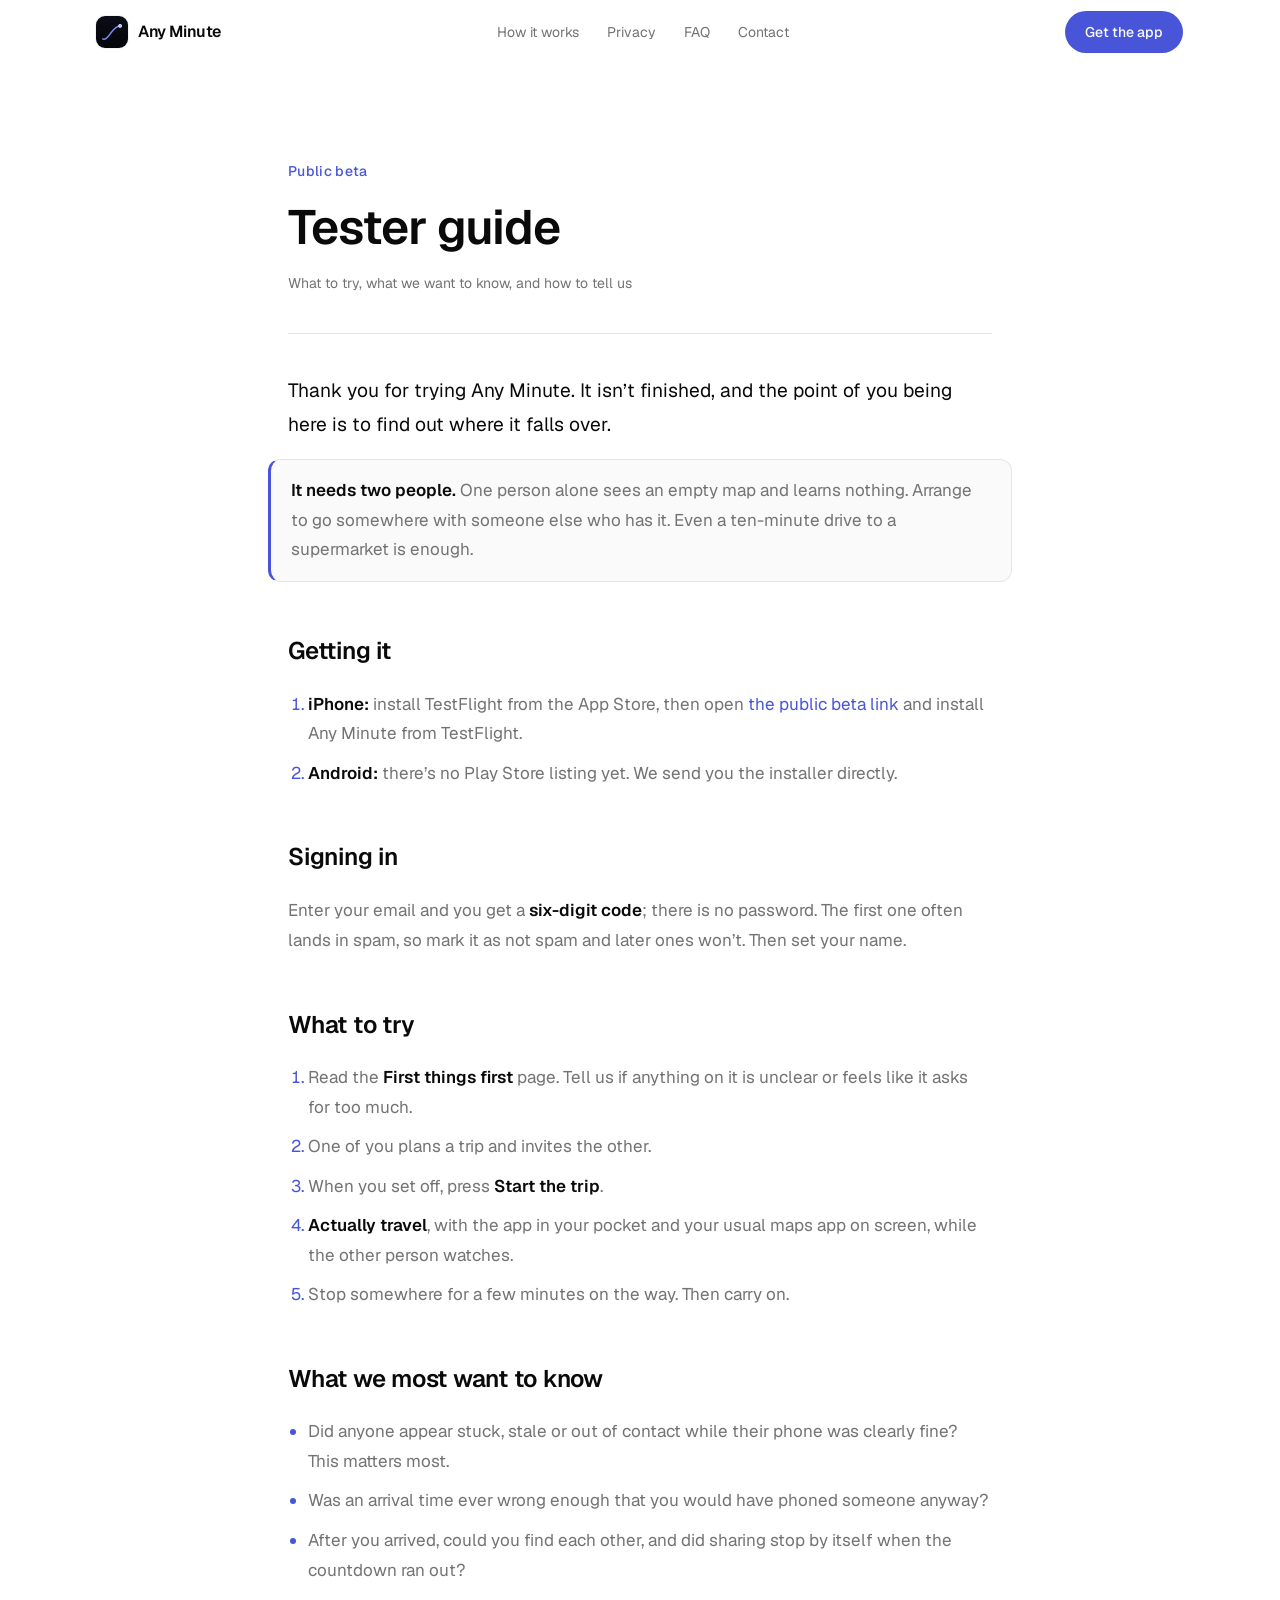
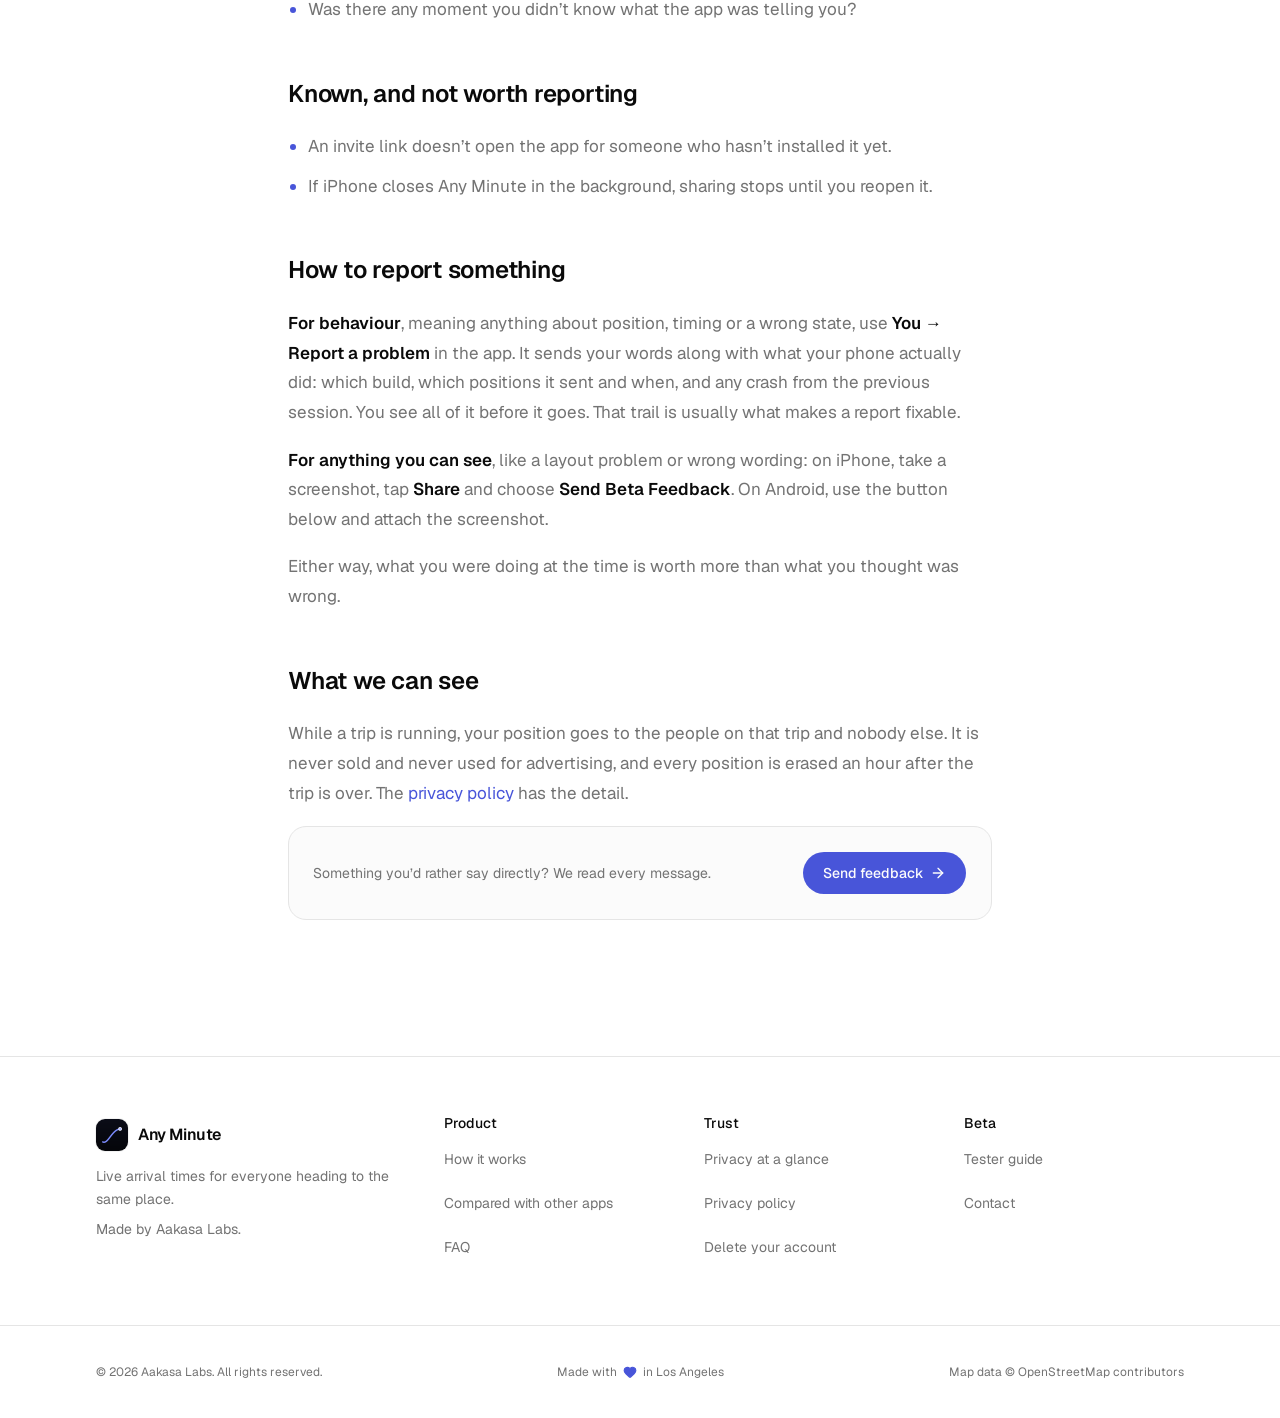
<file: testing.html>
<!doctype html>
<html lang="en">
  <head>
    <meta charset="UTF-8" />
    <meta name="viewport" content="width=device-width, initial-scale=1.0" />
    <title>Tester guide · Any Minute</title>
    <meta name="description" content="What to try in the Any Minute beta, what we want to know, and how to report it." />
    <link rel="canonical" href="https://anyminute.app/testing.html" />
    <meta property="og:site_name" content="Any Minute" />
    <meta property="og:type" content="website" />
    <meta property="og:title" content="Tester guide · Any Minute" />
    <meta property="og:description" content="What to try in the Any Minute beta, what we want to know, and how to report it." />
    <meta property="og:url" content="https://anyminute.app/testing.html" />
    <meta property="og:image" content="https://anyminute.app/img/og/home.jpg" />
    <meta property="og:image:type" content="image/jpeg" />
    <meta property="og:image:width" content="1200" />
    <meta property="og:image:height" content="630" />
    <meta property="og:image:alt" content="Any Minute: everyone’s arrival time on one map" />
    <meta name="twitter:card" content="summary_large_image" />
    <meta name="theme-color" content="#05060a" media="(prefers-color-scheme: dark)" />
    <meta name="theme-color" content="#ffffff" media="(prefers-color-scheme: light)" />
    <link rel="icon" href="/favicon.ico" sizes="32x32" />
    <link rel="icon" type="image/png" sizes="96x96" href="/favicon.png" />
    <link rel="apple-touch-icon" href="/img/icon.png" />
    <script>
      (function () {
        var m = window.matchMedia('(prefers-color-scheme: dark)');
        var set = function () { document.documentElement.classList.toggle('dark', m.matches); };
        set(); m.addEventListener('change', set);
      })();
    </script>
    <script type="module" crossorigin src="/assets/entry-client-mf2HzN6K.js"></script>
    <link rel="stylesheet" crossorigin href="/assets/entry-client-ClM1xwQC.css">
  </head>
  <body data-page="testing">
    <div id="root"><link rel="preload" as="image" href="/img/icon.png"/><div class="flex min-h-svh flex-col"><header class="sticky top-0 z-50 transition-colors duration-300 border-b border-transparent"><div class="mx-auto w-full max-w-6xl px-5 sm:px-6 lg:px-8 flex h-16 items-center justify-between"><a href="/" class="flex min-h-11 items-center gap-2.5 font-semibold tracking-tight"><img src="/img/icon.png" alt="" class="size-8 rounded-[9px] ring-1 ring-black/5 dark:ring-white/10"/><span>Any Minute</span></a><nav class="hidden items-center gap-1 md:flex"><a href="/#how" class="group flex h-11 items-center text-sm transition-colors hover:text-foreground text-muted-foreground"><span class="rounded-full px-3 py-1.5">How it works</span></a><a href="/#privacy" class="group flex h-11 items-center text-sm transition-colors hover:text-foreground text-muted-foreground"><span class="rounded-full px-3 py-1.5">Privacy</span></a><a href="/#faq" class="group flex h-11 items-center text-sm transition-colors hover:text-foreground text-muted-foreground"><span class="rounded-full px-3 py-1.5">FAQ</span></a><a href="/#contact" class="group flex h-11 items-center text-sm transition-colors hover:text-foreground text-muted-foreground"><span class="rounded-full px-3 py-1.5">Contact</span></a></nav><div class="flex items-center gap-2"><a href="/#get" data-slot="button" data-variant="default" data-size="default" class="group/button shrink-0 items-center justify-center border border-transparent bg-clip-padding text-sm font-medium whitespace-nowrap transition-all outline-none select-none focus-visible:border-ring focus-visible:ring-3 focus-visible:ring-ring/50 active:not-aria-[haspopup]:translate-y-px disabled:pointer-events-none disabled:opacity-50 aria-invalid:border-destructive aria-invalid:ring-3 aria-invalid:ring-destructive/20 dark:aria-invalid:border-destructive/50 dark:aria-invalid:ring-destructive/40 [&amp;_svg]:pointer-events-none [&amp;_svg]:shrink-0 [&amp;_svg:not([class*=&#x27;size-&#x27;])]:size-4 bg-primary text-primary-foreground hover:bg-primary/80 gap-1.5 has-data-[icon=inline-end]:pr-2 has-data-[icon=inline-start]:pl-2 hidden h-11 rounded-full px-5 sm:inline-flex">Get the app</a><button data-slot="button" data-variant="ghost" data-size="icon" class="group/button inline-flex shrink-0 items-center justify-center rounded-lg border border-transparent bg-clip-padding text-sm font-medium whitespace-nowrap transition-all outline-none select-none focus-visible:border-ring focus-visible:ring-3 focus-visible:ring-ring/50 active:not-aria-[haspopup]:translate-y-px disabled:pointer-events-none disabled:opacity-50 aria-invalid:border-destructive aria-invalid:ring-3 aria-invalid:ring-destructive/20 dark:aria-invalid:border-destructive/50 dark:aria-invalid:ring-destructive/40 [&amp;_svg]:pointer-events-none [&amp;_svg]:shrink-0 hover:bg-muted hover:text-foreground aria-expanded:bg-muted aria-expanded:text-foreground dark:hover:bg-muted/50 -mr-2.5 size-11 md:hidden [&amp;_svg:not([class*=&#x27;size-&#x27;])]:size-5" aria-label="Open menu" aria-expanded="false"><svg xmlns="http://www.w3.org/2000/svg" width="24" height="24" viewBox="0 0 24 24" fill="none" stroke="currentColor" stroke-width="2" stroke-linecap="round" stroke-linejoin="round" class="lucide lucide-menu" aria-hidden="true"><path d="M4 5h16"></path><path d="M4 12h16"></path><path d="M4 19h16"></path></svg></button></div></div></header><main class="flex-1"><article class="mx-auto w-full px-10 sm:px-6 lg:px-8 max-w-3xl pt-10 pb-16 sm:pt-16 sm:pb-24 lg:pt-24"><header class="space-y-3 border-b pb-8 sm:space-y-4 sm:pb-10"><p class="text-sm font-medium tracking-wide text-brand">Public beta</p><h1 class="text-[2rem] leading-tight font-semibold tracking-tight text-balance sm:text-5xl">Tester guide</h1><p class="text-sm text-muted-foreground">What to try, what we want to know, and how to tell us</p></header><div class="doc mt-8 sm:mt-10"><p class="lede">Thank you for trying Any Minute. It isn’t finished, and the point of you being here is to find out where it falls over.</p><div class="callout"><strong>It needs two people.</strong> One person alone sees an empty map and learns nothing. Arrange to go somewhere with someone else who has it. Even a ten-minute drive to a supermarket is enough.</div><h2>Getting it</h2><ol><li><strong>iPhone:</strong> <!-- -->install TestFlight from the App Store, then open <a href="https://testflight.apple.com/join/w2HuhNth">the public beta link</a> and install Any Minute from TestFlight.</li><li><strong>Android:</strong> <!-- -->there’s no Play Store listing yet. We send you the installer directly.</li></ol><h2>Signing in</h2><p>Enter your email and you get a <strong>six-digit code</strong>; there is no password. The first one often lands in spam, so mark it as not spam and later ones won’t. Then set your name.</p><h2>What to try</h2><ol><li>Read the <strong>First things first</strong> page. Tell us if anything on it is unclear or feels like it asks for too much.</li><li>One of you plans a trip and invites the other.</li><li>When you set off, press <strong>Start the trip</strong>.</li><li><strong>Actually travel</strong>, with the app in your pocket and your usual maps app on screen, while the other person watches.</li><li>Stop somewhere for a few minutes on the way. Then carry on.</li></ol><h2>What we most want to know</h2><ul><li>Did anyone appear stuck, stale or out of contact while their phone was clearly fine? This matters most.</li><li>Was an arrival time ever wrong enough that you would have phoned someone anyway?</li><li>After you arrived, could you find each other, and did sharing stop by itself when the countdown ran out?</li><li>Was there any moment you didn’t know what the app was telling you?</li></ul><h2>Known, and not worth reporting</h2><ul><li>An invite link doesn’t open the app for someone who hasn’t installed it yet.</li><li>If iPhone closes Any Minute in the background, sharing stops until you reopen it.</li></ul><h2>How to report something</h2><p><strong>For behaviour</strong>, meaning anything about position, timing or a wrong state, use<!-- --> <strong>You → Report a problem</strong> in the app. It sends your words along with what your phone actually did: which build, which positions it sent and when, and any crash from the previous session. You see all of it before it goes. That trail is usually what makes a report fixable.</p><p><strong>For anything you can see</strong>, like a layout problem or wrong wording: on iPhone, take a screenshot, tap <strong>Share</strong> and choose <strong>Send Beta Feedback</strong>. On Android, use the button below and attach the screenshot.</p><p>Either way, what you were doing at the time is worth more than what you thought was wrong.</p><h2>What we can see</h2><p>While a trip is running, your position goes to the people on that trip and nobody else. It is never sold and never used for advertising, and every position is erased an hour after the trip is over. The<!-- --> <a href="/privacy.html">privacy policy</a> has the detail.</p><div class="-mx-5 sm:mx-0 not-doc my-8 flex flex-col gap-4 rounded-2xl border bg-muted/40 p-5 sm:my-10 sm:flex-row sm:items-center sm:justify-between sm:p-6"><p class="text-sm leading-relaxed text-muted-foreground">Something you’d rather say directly? We read every message.</p><a href="#contact" data-slot="button" data-variant="default" data-size="default" class="group/button inline-flex items-center justify-center border border-transparent bg-clip-padding text-sm font-medium whitespace-nowrap transition-all outline-none select-none focus-visible:border-ring focus-visible:ring-3 focus-visible:ring-ring/50 active:not-aria-[haspopup]:translate-y-px disabled:pointer-events-none disabled:opacity-50 aria-invalid:border-destructive aria-invalid:ring-3 aria-invalid:ring-destructive/20 dark:aria-invalid:border-destructive/50 dark:aria-invalid:ring-destructive/40 [&amp;_svg]:pointer-events-none [&amp;_svg]:shrink-0 [&amp;_svg:not([class*=&#x27;size-&#x27;])]:size-4 bg-primary text-primary-foreground hover:bg-primary/80 gap-1.5 has-data-[icon=inline-end]:pr-2 has-data-[icon=inline-start]:pl-2 h-11 shrink-0 rounded-full px-5">Send feedback<!-- --> <svg xmlns="http://www.w3.org/2000/svg" width="24" height="24" viewBox="0 0 24 24" fill="none" stroke="currentColor" stroke-width="2" stroke-linecap="round" stroke-linejoin="round" class="lucide lucide-arrow-right" aria-hidden="true"><path d="M5 12h14"></path><path d="m12 5 7 7-7 7"></path></svg></a></div></div></article></main><footer class="border-t"><div class="mx-auto w-full max-w-6xl px-10 sm:px-6 lg:px-8 grid grid-cols-2 gap-x-6 gap-y-8 py-12 sm:grid-cols-3 sm:py-14 md:grid-cols-[1.4fr_1fr_1fr_1fr] md:gap-10"><div class="col-span-2 space-y-2 sm:col-span-3 md:col-span-1"><a href="/" class="flex min-h-11 items-center gap-2.5 font-semibold tracking-tight"><img src="/img/icon.png" alt="" class="size-8 rounded-[9px] ring-1 ring-black/5 dark:ring-white/10"/><span>Any Minute</span></a><p class="max-w-xs text-sm leading-relaxed text-muted-foreground">Live arrival times for everyone heading to the same place.</p><p class="text-sm text-muted-foreground">Made by Aakasa Labs.</p></div><div class="space-y-1"><h3 class="text-sm font-medium">Product</h3><ul><li><a href="/#how" class="flex min-h-11 items-center text-sm text-muted-foreground transition-colors hover:text-foreground">How it works</a></li><li><a href="/compare.html" class="flex min-h-11 items-center text-sm text-muted-foreground transition-colors hover:text-foreground">Compared with other apps</a></li><li><a href="/#faq" class="flex min-h-11 items-center text-sm text-muted-foreground transition-colors hover:text-foreground">FAQ</a></li></ul></div><div class="space-y-1"><h3 class="text-sm font-medium">Trust</h3><ul><li><a href="/#privacy" class="flex min-h-11 items-center text-sm text-muted-foreground transition-colors hover:text-foreground">Privacy at a glance</a></li><li><a href="/privacy.html" class="flex min-h-11 items-center text-sm text-muted-foreground transition-colors hover:text-foreground">Privacy policy</a></li><li><a href="/delete.html" class="flex min-h-11 items-center text-sm text-muted-foreground transition-colors hover:text-foreground">Delete your account</a></li></ul></div><div class="space-y-1"><h3 class="text-sm font-medium">Beta</h3><ul><li><a href="/testing.html" class="flex min-h-11 items-center text-sm text-muted-foreground transition-colors hover:text-foreground">Tester guide</a></li><li><a href="/#contact" class="flex min-h-11 items-center text-sm text-muted-foreground transition-colors hover:text-foreground">Contact</a></li></ul></div></div><div class="border-t"><div class="mx-auto w-full max-w-6xl px-10 sm:px-6 lg:px-8 grid gap-2 py-6 text-xs text-muted-foreground sm:grid-cols-[1fr_auto_1fr] sm:items-center sm:gap-6"><span>© <!-- -->2026<!-- --> Aakasa Labs. All rights reserved.</span><span class="inline-flex items-center gap-1.5 sm:justify-self-center">Made with <svg xmlns="http://www.w3.org/2000/svg" width="24" height="24" viewBox="0 0 24 24" fill="none" stroke="currentColor" stroke-width="2" stroke-linecap="round" stroke-linejoin="round" class="lucide lucide-heart size-3.5 fill-brand text-brand" aria-hidden="true"><path d="M2 9.5a5.5 5.5 0 0 1 9.591-3.676.56.56 0 0 0 .818 0A5.49 5.49 0 0 1 22 9.5c0 2.29-1.5 4-3 5.5l-5.492 5.313a2 2 0 0 1-3 .019L5 15c-1.5-1.5-3-3.2-3-5.5"></path></svg><span class="sr-only">love</span> in Los Angeles</span><a href="https://www.openstreetmap.org/copyright" class="inline-flex min-h-11 items-center hover:text-foreground sm:justify-self-end">Map data © OpenStreetMap contributors</a></div></div></footer></div></div>
  </body>
</html>
</file>
